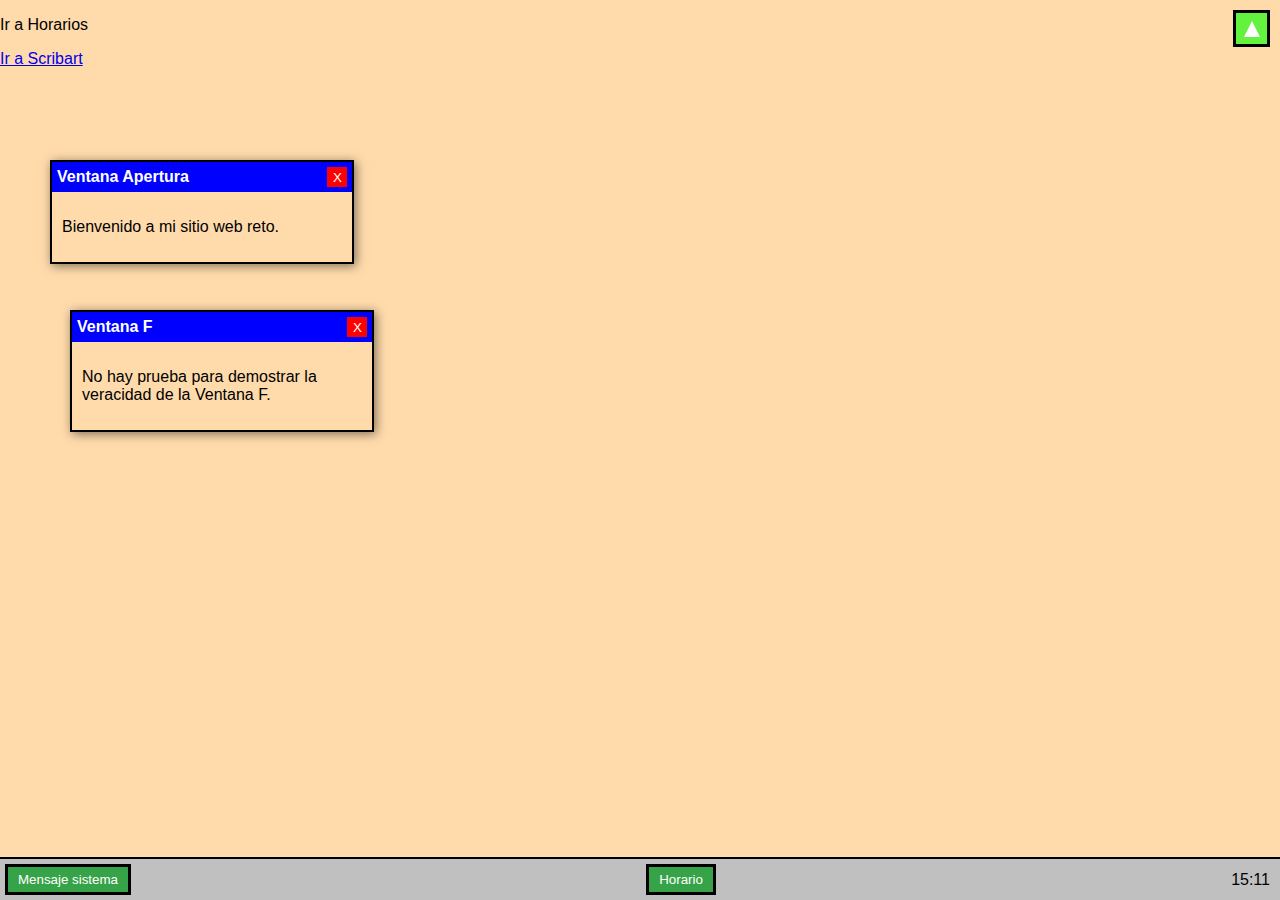
<file: index.html>
<!DOCTYPE html>
<html lang="es">
<head>
    <meta charset="UTF-8">
    <meta name="viewport" content="width=device-width, initial-scale=1.0">
    <title>Mi Sitio Web 90s</title>
    <link rel="stylesheet" href="styles.css">
</head>
<body>
    <button class="top-right-button" onclick="openMainWindow()"></button>
    <!-- Este es el contenedor que se usará para insertar el horario -->
    <div id="horario"></div>

    <div class="window main-window" style="display:none;">
        <div class="title-bar">
            <span class="title">Ventana Principal</span>
            <button class="close-button">X</button> <!-- Botón de cerrar -->
        </div>
        <div class="content">
            <div class="decorative-container left-container">
                <p>Decoración Izquierda</p>
            </div>
            <div class="center-content">
                <h1>Bienvenido a Mi Sitio Web</h1>
                <div class="aplastador">
                    <div class="decorative-container x">
                        <h2>Tabla de Contenidos</h2>
                        <ol>
                            <li><a href="#" class="open-window" data-section="seccion1">Sección 1</a></li>
                            <li><a href="#" class="open-window" data-section="seccion2">Sección 2</a></li>
                            <li><a href="#" class="open-window" data-section="seccion3">Sección 3</a></li>
                        </ol>
                    </div>
                </div>
            </div>
            <div class="decorative-container right-container">
                <p>Decoración Derecha</p>
            </div>
        </div>
    </div>
    
    <div class="window" style="top: 150px; left: 50px;">
        <div class="title-bar">
            <span class="title">Ventana Apertura</span>
            <button class="close-button">X</button>
        </div>
        <div class="content">
            <p>Bienvenido a mi sitio web reto.</p>
        </div>
    </div>

    <div class="window" style="top: 300px; left: 70px;">
        <div class="title-bar">
            <span class="title">Ventana F   </span>
            <button class="close-button">X</button>
        </div>
        <div class="content">
            <p>No hay prueba para demostrar la veracidad de la Ventana F.</p>
        </div>
    </div>

    <p><a onclick="pedirContrasena()">Ir a Horarios</a></p>
    <script>
        function pedirContrasena() {
            let contrasena = prompt("Ingrese la contraseña:");
            let claveCorrecta = "057721"; // Cambiar esto por la contraseña
        
            if (contrasena === claveCorrecta) {
                window.location.href = "/subpagina";
            } else {
                alert("Contraseña incorrecta. Intente de nuevo.");
            }
        }
    </script>
    <p><a href="/mi-comic">Ir a Scribart</a></p>
    <script src="frases.js"></script>
    <script src="script.js"></script>

    <div class="taskbar">
        <button class="taskbar-button" onclick="openWindow()">Mensaje sistema</button>
        <button class="taskbar-button" onclick="openHorario()">Horario</button>
        <div id="hora-actual" class="hora"></div>
    </div>

   
    <script>
        const horarioData = [
    {
        "Actividad": "ANALISIS MATEMATICO II",
        "Día": ["MARTES", "JUEVES"],
        "Hora": [ "14:00 - 16:00", "14:00 - 16:00"],
        "Ubicacion": [ "CAMILO TORRES 305", "CAMILO TORRES 305"]
    },
    {
        "Actividad": "T. GEOMETRIA EUCLIDIANA",
        "Día": ["VIERNES"],
        "Hora": ["08:00 - 10:00"],
        "Ubicacion": ["---"]
    },

    {
        "Actividad": "T. TEORIA DE CONJUNTOS",
        "Día": ["LUNES"],
        "Hora": ["14:00 - 16:00"],
        "Ubicacion": ["---"]
    },

    {
        "Actividad": "T. CALCULO II",
        "Día": ["MIERCOLES"],
        "Hora": ["14:00 - 19:00"],
        "Ubicacion": ["CAÑAVERAL"]
    },
    {
        "Actividad": "ATLETISMO",
        "Día": ["JUEVES"],
        "Hora": ["16:00 - 18:00"],
        "Ubicacion": ["CANCHAS DE LA UIS"]
    },
    {
        "Actividad": "TOPICOS EN ESTADISTICA",
        "Día": ["LUNES", "MIERCOLES"],
        "Hora": ["10:00 - 12:00", "10:00 - 12:00"],
        "Ubicacion": ["CAMILO TORRES 507", "CAMILO TORRES 507"]
    },
    {
        "Actividad": "INGLES III",
        "Día": ["LUNES", "MARTES", "JUEVES"],
        "Hora": ["8:00 - 9:00", "8:00 - 10:00", "8:00 - 10:00"],
        "Ubicacion": ["INGENERIA QUIMCIA 102", "INGENERIA QUIMCIA 102", "INGENERIA QUIMCIA 102"]
    },
    {
        "Actividad": "SEMINARIO TOPOLOGIA",
        "Día": ["LUNES"],
        "Hora": ["16:00 - 18:00"],
        "Ubicacion": ["---"]
    
    },
    {
        "Actividad": "GIMNASIO",
        "Día": ["MIERCOLES"],
        "Hora": ["16:00 - 16:00"],
        "Ubicacion": ["CANCHAS DE LA UIS"]
    },
    
    {
        "Actividad": "TRABAJO CAMPOLLO",
        "Día": ["DOMINGO"],
        "Hora": ["7:00 - 13:00"],
        "Ubicacion": ["REAL DE MINAS"]
    },
    {
        "Actividad": "WORLD OF WARCRAFT",
        "Día": ["DOMINGO"],
        "Hora": ["16:00 - 21:00"],
        "Ubicacion": ["CUEVA GAMER"]
    },
    {
        "Actividad": "TRABAJO CAMPOLLO",
        "Día": ["SABADO"],
        "Hora": ["DEPENDE DEL DIA"],
        "Ubicacion": ["DEPENDE DEL DIA"]
    },
];

        function openHorario() {

            const windowsContainer = document.body;
            const newWindow = document.createElement('div');
            newWindow.classList.add('window');
            newWindow.style.top = `${Math.random() * (window.innerHeight - 300)}px`;
            newWindow.style.left = `${Math.random() * (window.innerWidth - 300)}px`;
            
            // Estilos CSS para los botones
            const styles = `
                <style>
                    .dia-button {
                        background-color: #007bff;
                        color: white;
                        border: none;
                        padding: 8px 12px;
                        margin: 5px;
                        border-radius: 5px;
                        cursor: pointer;
                    }
                    .dia-button:hover {
                        background-color: #0056b3;
                    }
                    .dias-container {
                        display: flex;
                        justify-content: center;
                        gap: 8px;
                        margin-top: 10px;
                    }
                    .title-bar {
                        font-weight: bold;
                        margin-bottom: 10px;
                        text-align: center;
                    }
                </style>
            `;


            // Definir el contenido inicial con los botones de los días
            const content = `
                <p>Seleccione un día:</p>
                <div id="botones-dias">
                    ${["LUNES", "MARTES", "MIERCOLES", "JUEVES", "VIERNES", "SÁBADO", "DOMINGO"].map(dia => 
                        `<button class="dia-button" onclick="mostrarHorario('${dia}')">${dia}</button>`
                    ).join('')}
                </div>
            `;

            newWindow.innerHTML = `
                <div class="title-bar">
                    <span class="title">Horario</span>
                    <button class="close-button">X</button>
                </div>
                <div class="content" id="contenido-ventana">
                    ${content}
                </div>
            `;

            windowsContainer.appendChild(newWindow);

            // Añadir funcionalidad de cierre a la nueva ventana
            newWindow.querySelector('.close-button').addEventListener('click', () => {
                newWindow.remove();
            });

            // Hacer que la nueva ventana sea arrastrable
            makeWindowDraggable(newWindow);

        }

        function mostrarHorario(dia) {
            // Buscar actividades del día seleccionado
            const actividades = horarioData
                .filter(item => item.Día.includes(dia))
                .map(item => {
                    const index = item.Día.indexOf(dia);
                    return `<li><strong>${item.Actividad}</strong><br>Hora: ${item.Hora[index]}<br>Ubicación: ${item.Ubicacion[index]}</li>`;
                })
                .reverse() // Orden descendente
                .join("");

            // Crear una nueva ventana
            const windowsContainer = document.body;
            const newWindow = document.createElement('div');
            newWindow.classList.add('window');
            newWindow.style.top = `${Math.random() * (window.innerHeight - 300)}px`;
            newWindow.style.left = `${Math.random() * (window.innerWidth - 300)}px`;

            // Estilos CSS adicionales para la lista
            const styles = `
                <style>
                    .schedule-list {
                        list-style-type: decimal;
                        padding: 10px;
                        margin: 10px 0;
                    }
                    .schedule-list li {
                        margin-bottom: 10px;
                    }
                </style>
            `;

            // Contenido de la ventana con las actividades en lista ordenada
            const content = actividades 
                ? `<ol class="schedule-list">${actividades}</ol>` 
                : "<p>No hay actividades programadas.</p>";

            newWindow.innerHTML = `
                ${styles}
                <div class="title-bar">
                    <span class="title">Horario de ${dia}</span>
                    <button class="close-button">X</button>
                </div>
                <div class="content">
                    ${content}
                </div>
            `;

            windowsContainer.appendChild(newWindow);

            // Añadir funcionalidad de cierre
            newWindow.querySelector('.close-button').addEventListener('click', () => {
                newWindow.remove();
            });

            // Hacer la ventana arrastrable
            makeWindowDraggable(newWindow);
        }

    </script>


</body>
</html>
</file>
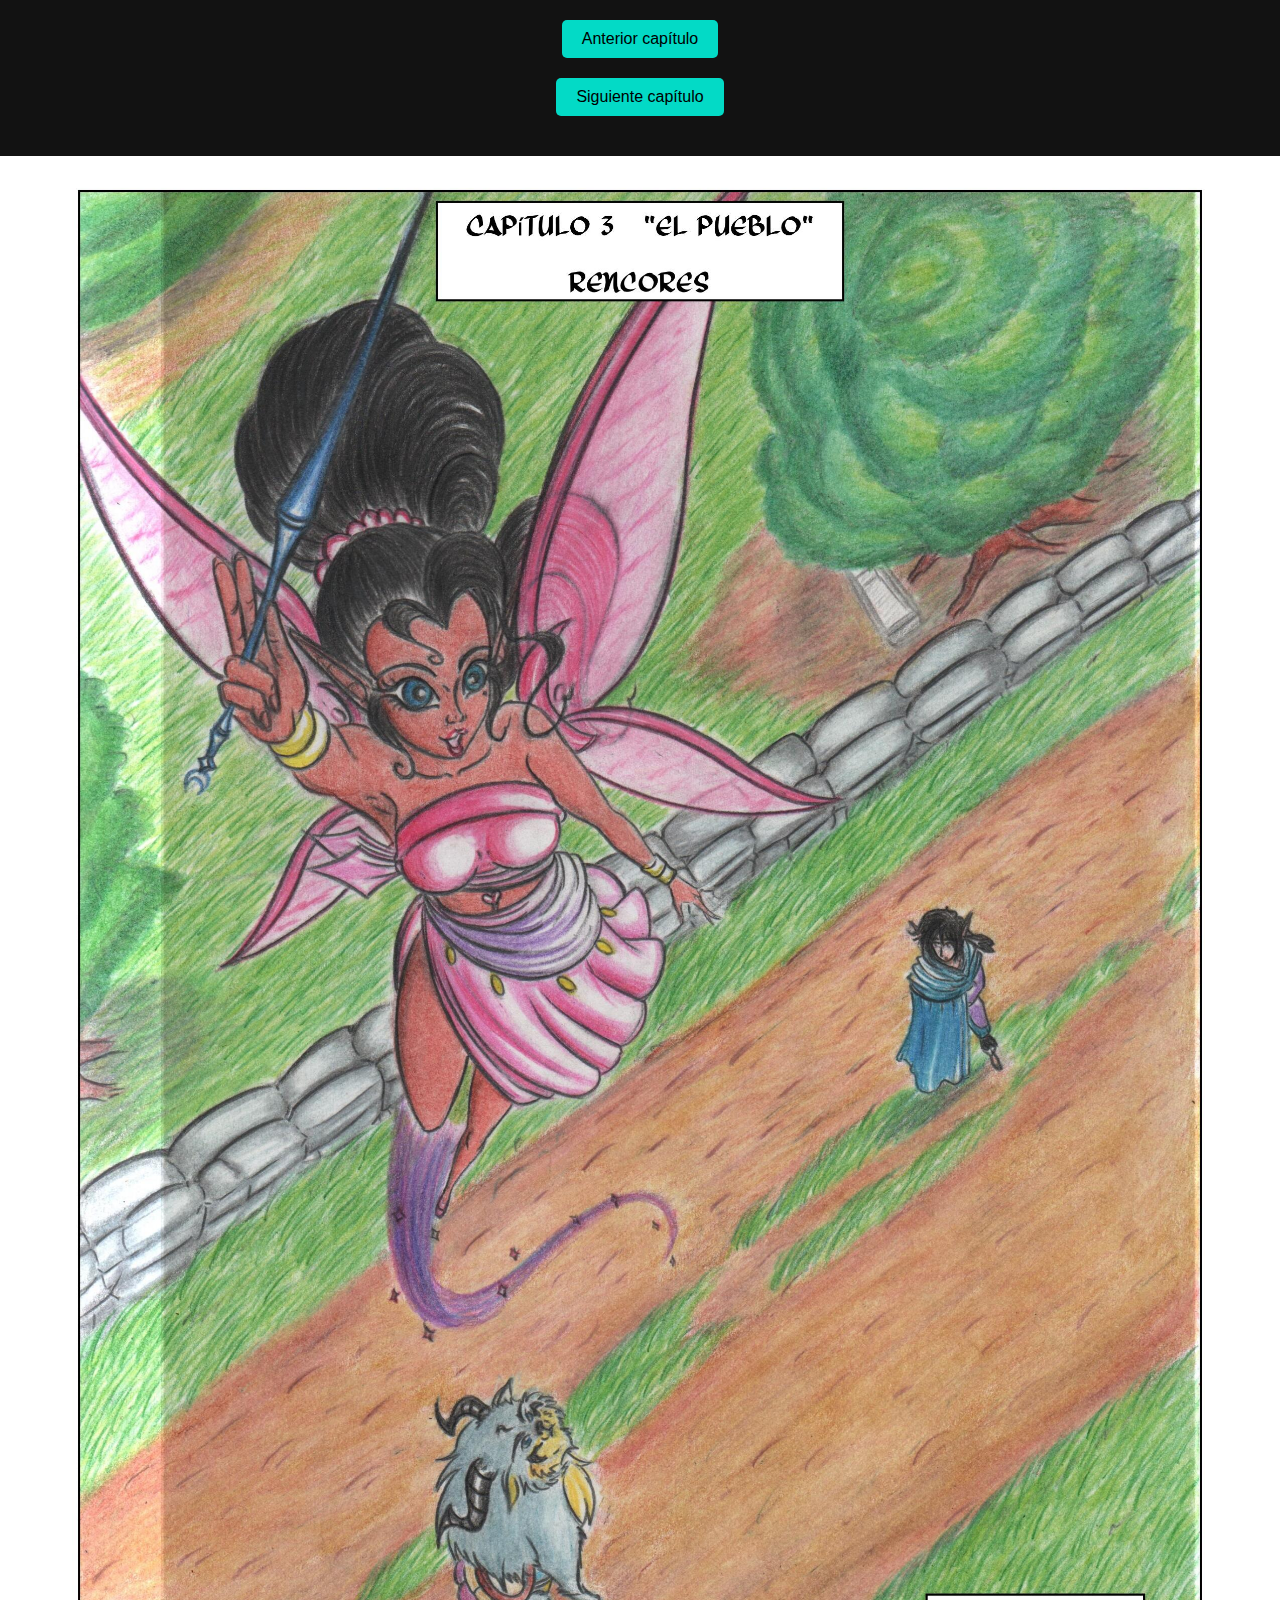
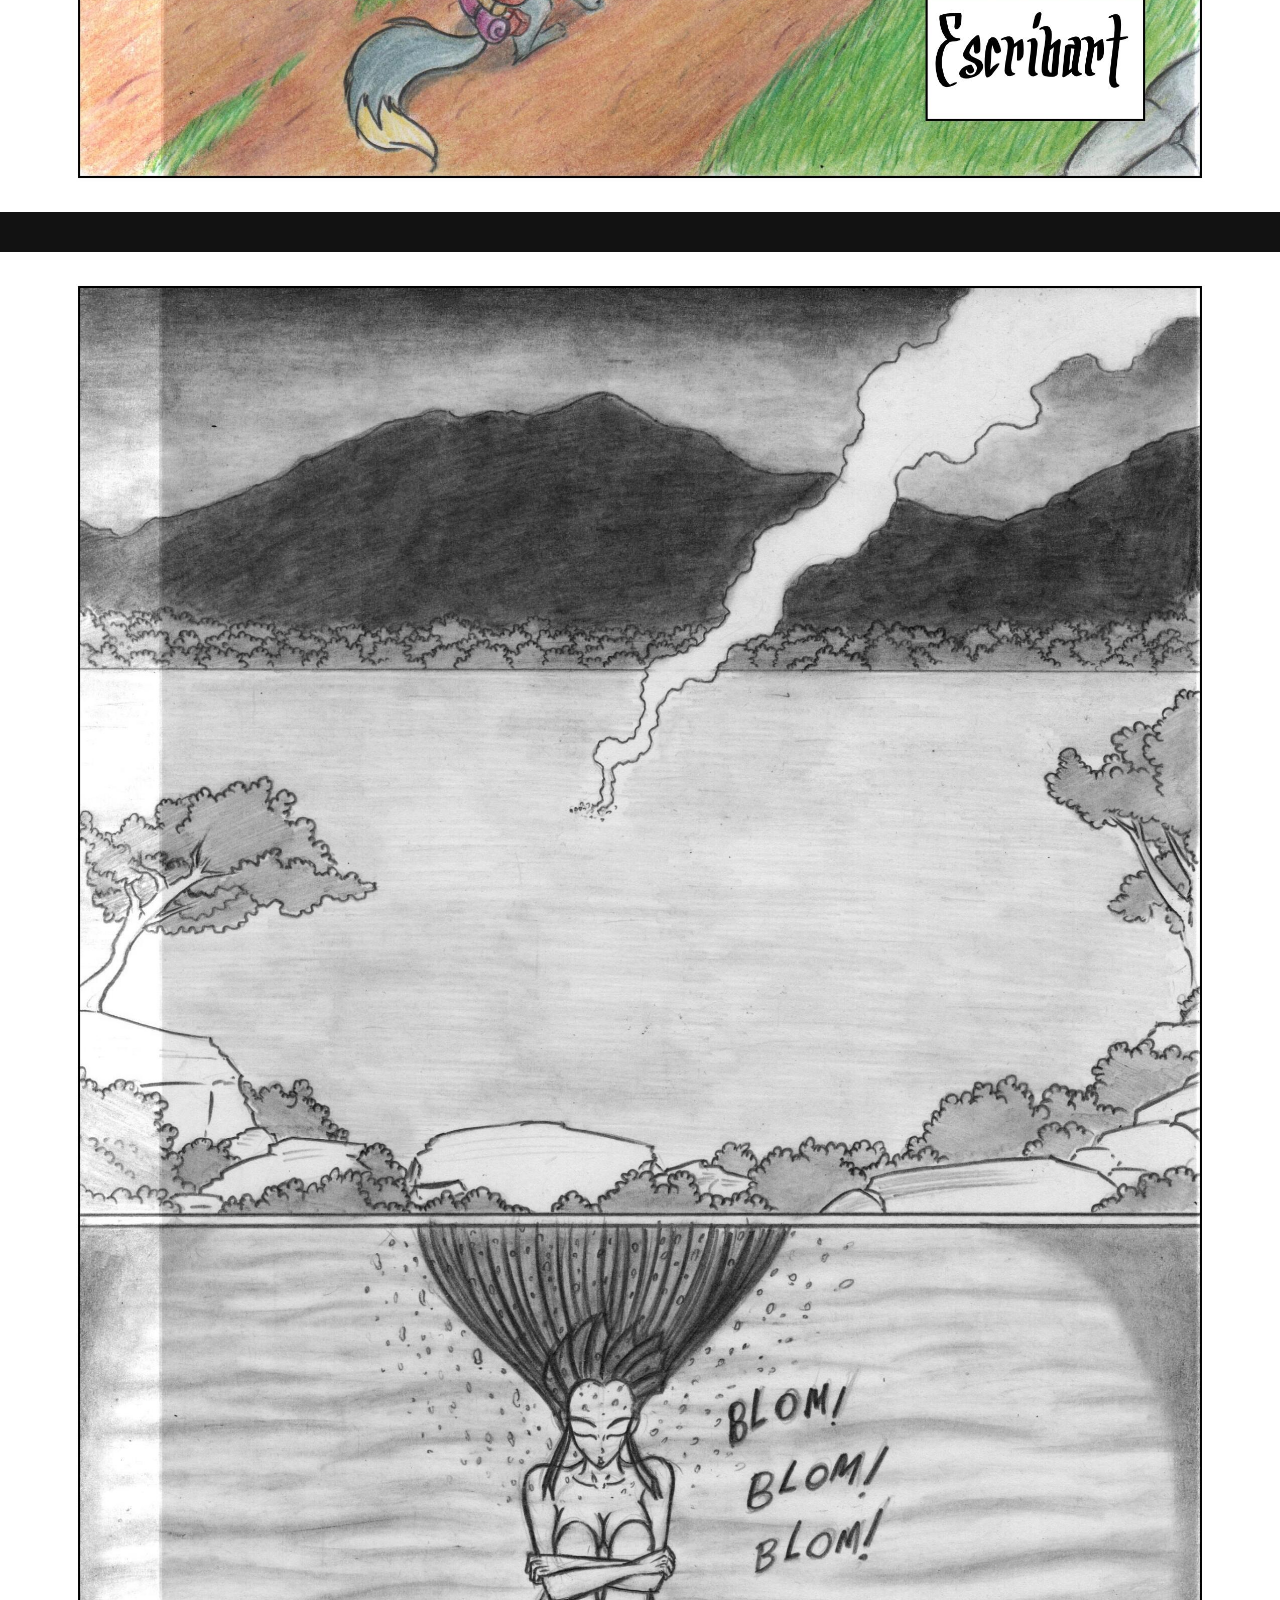
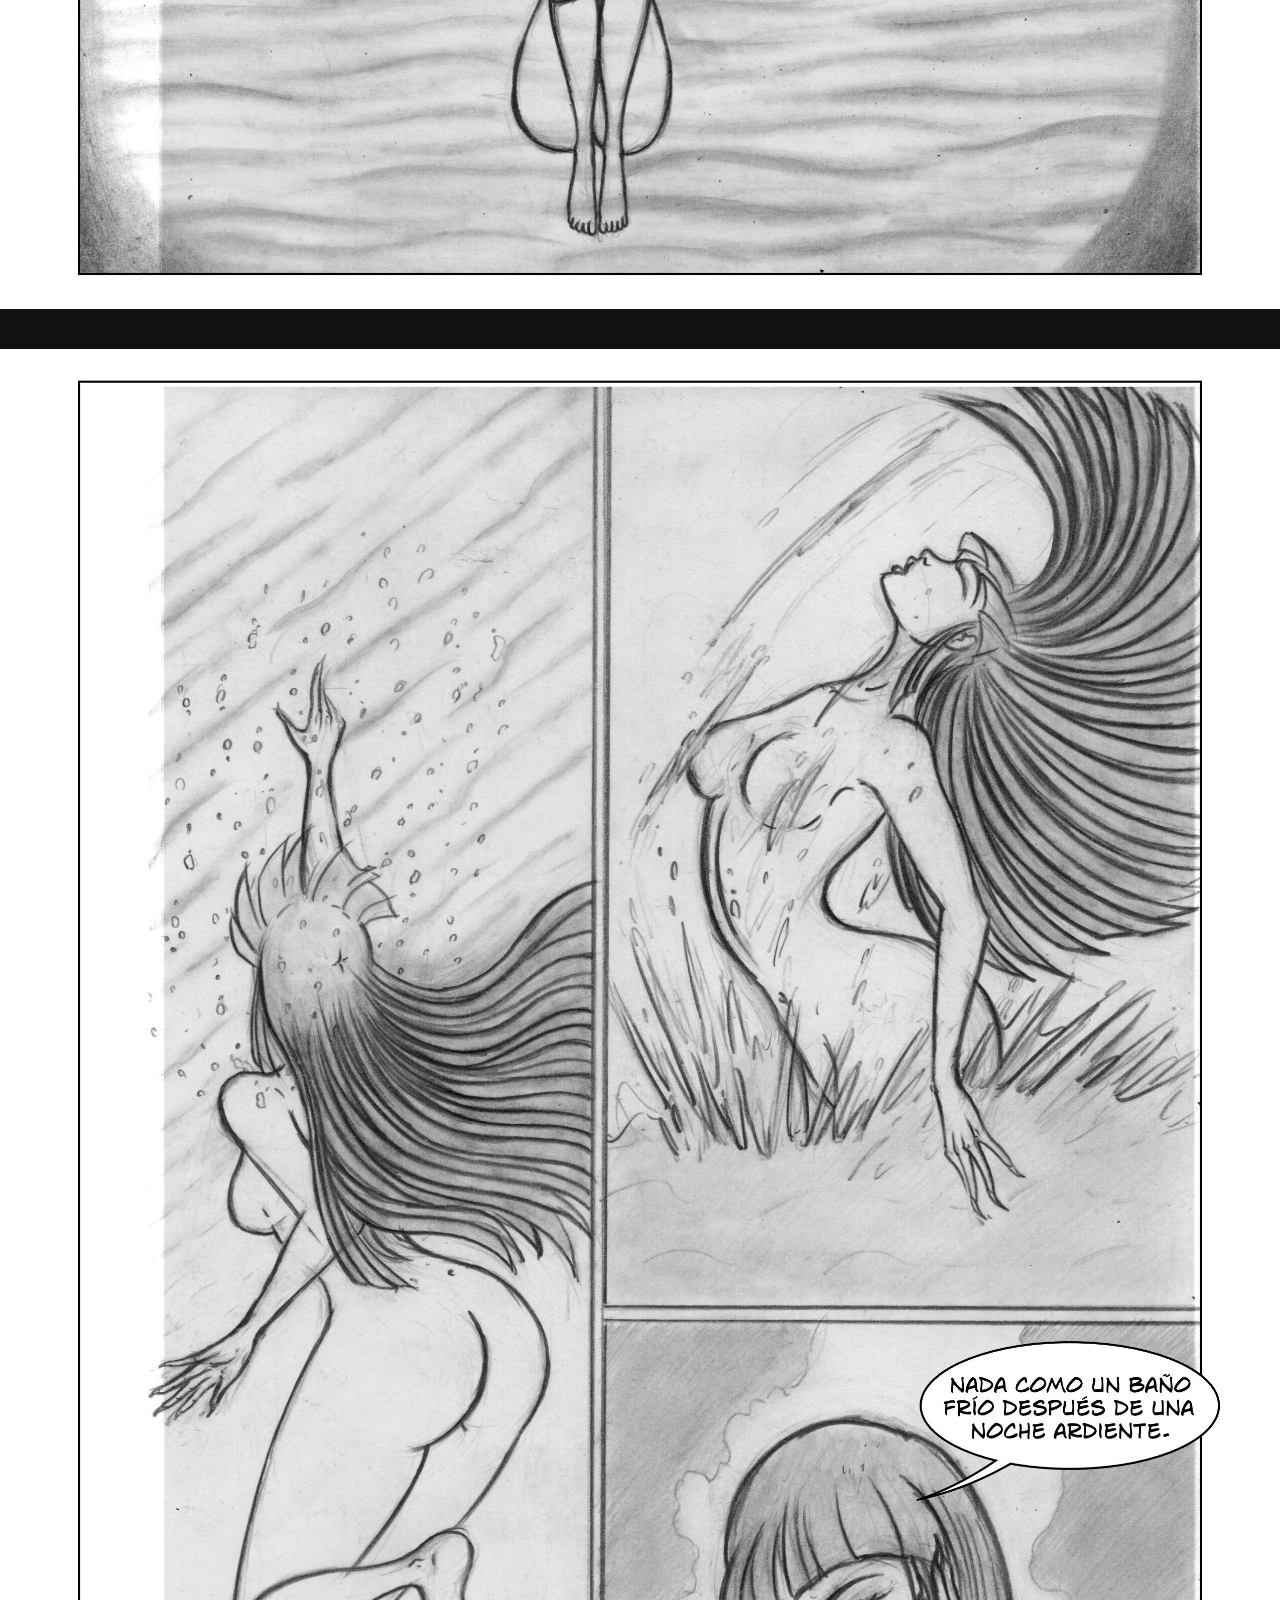
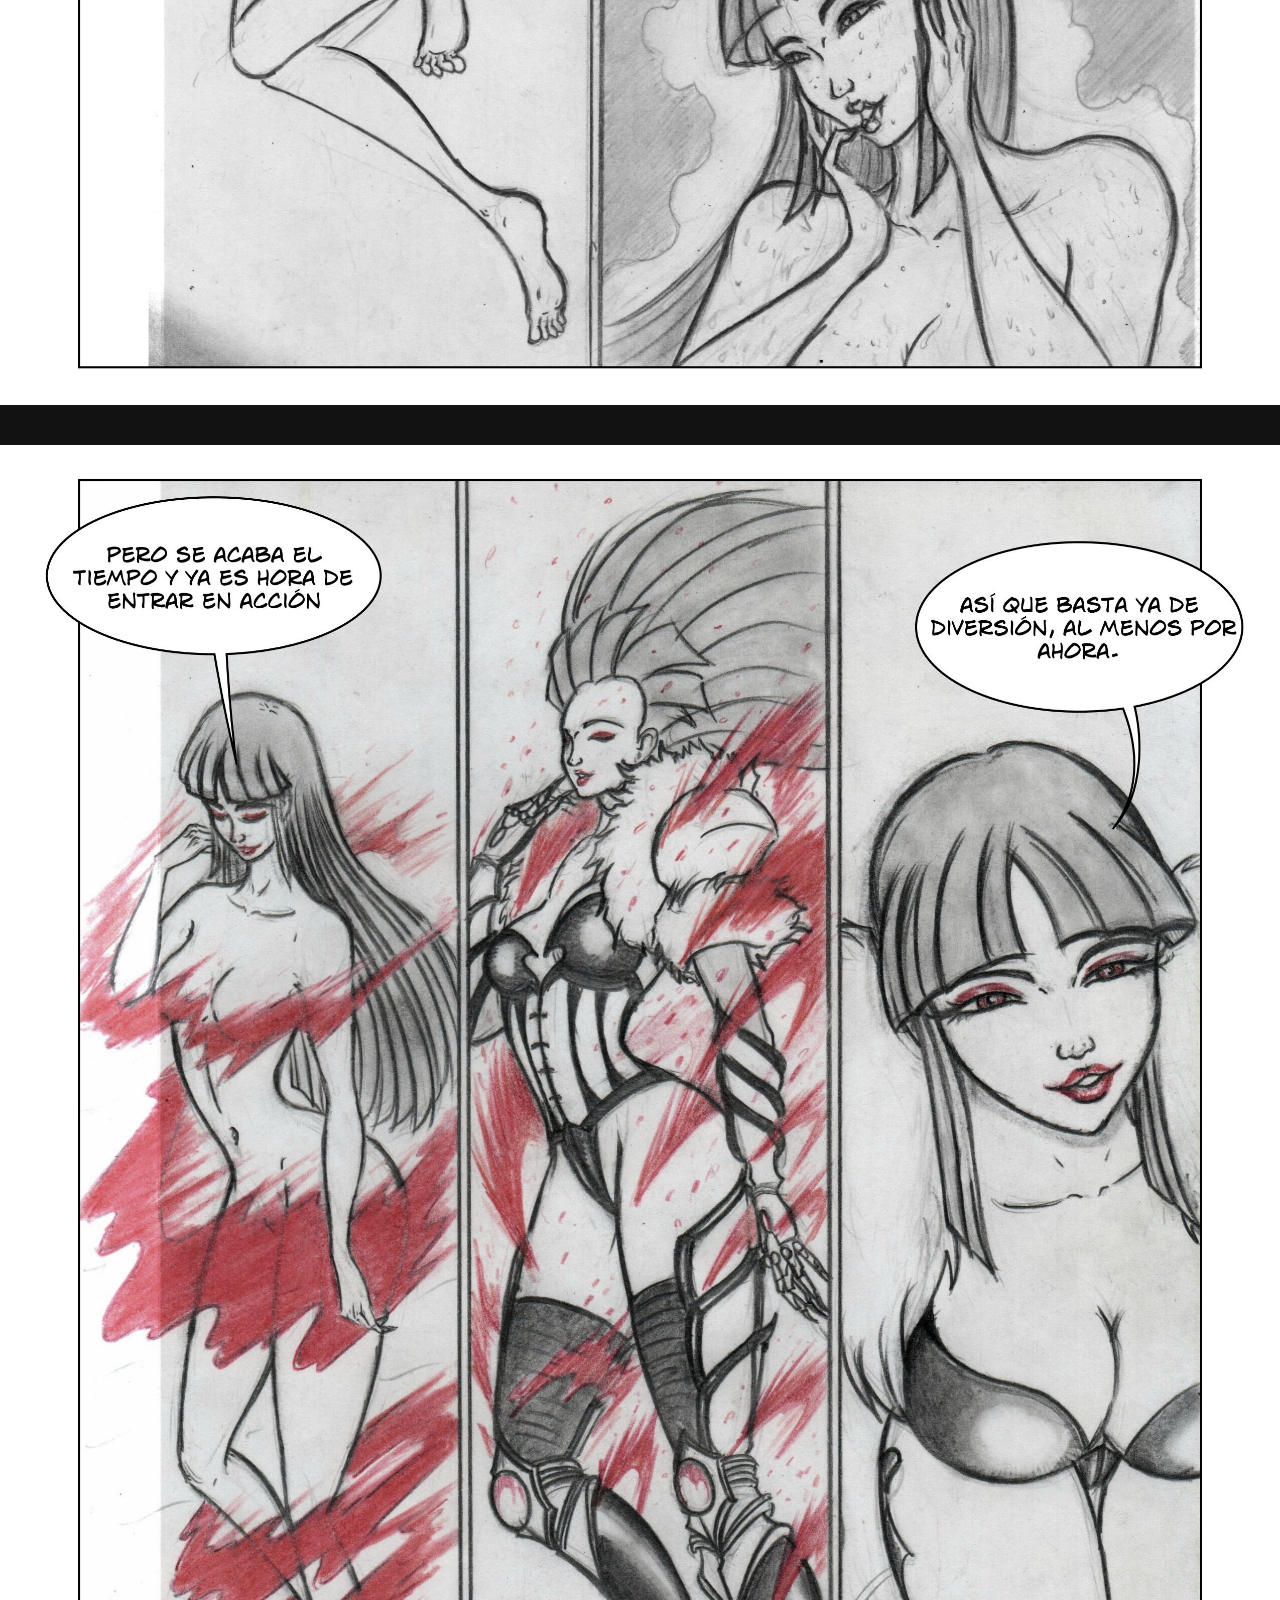
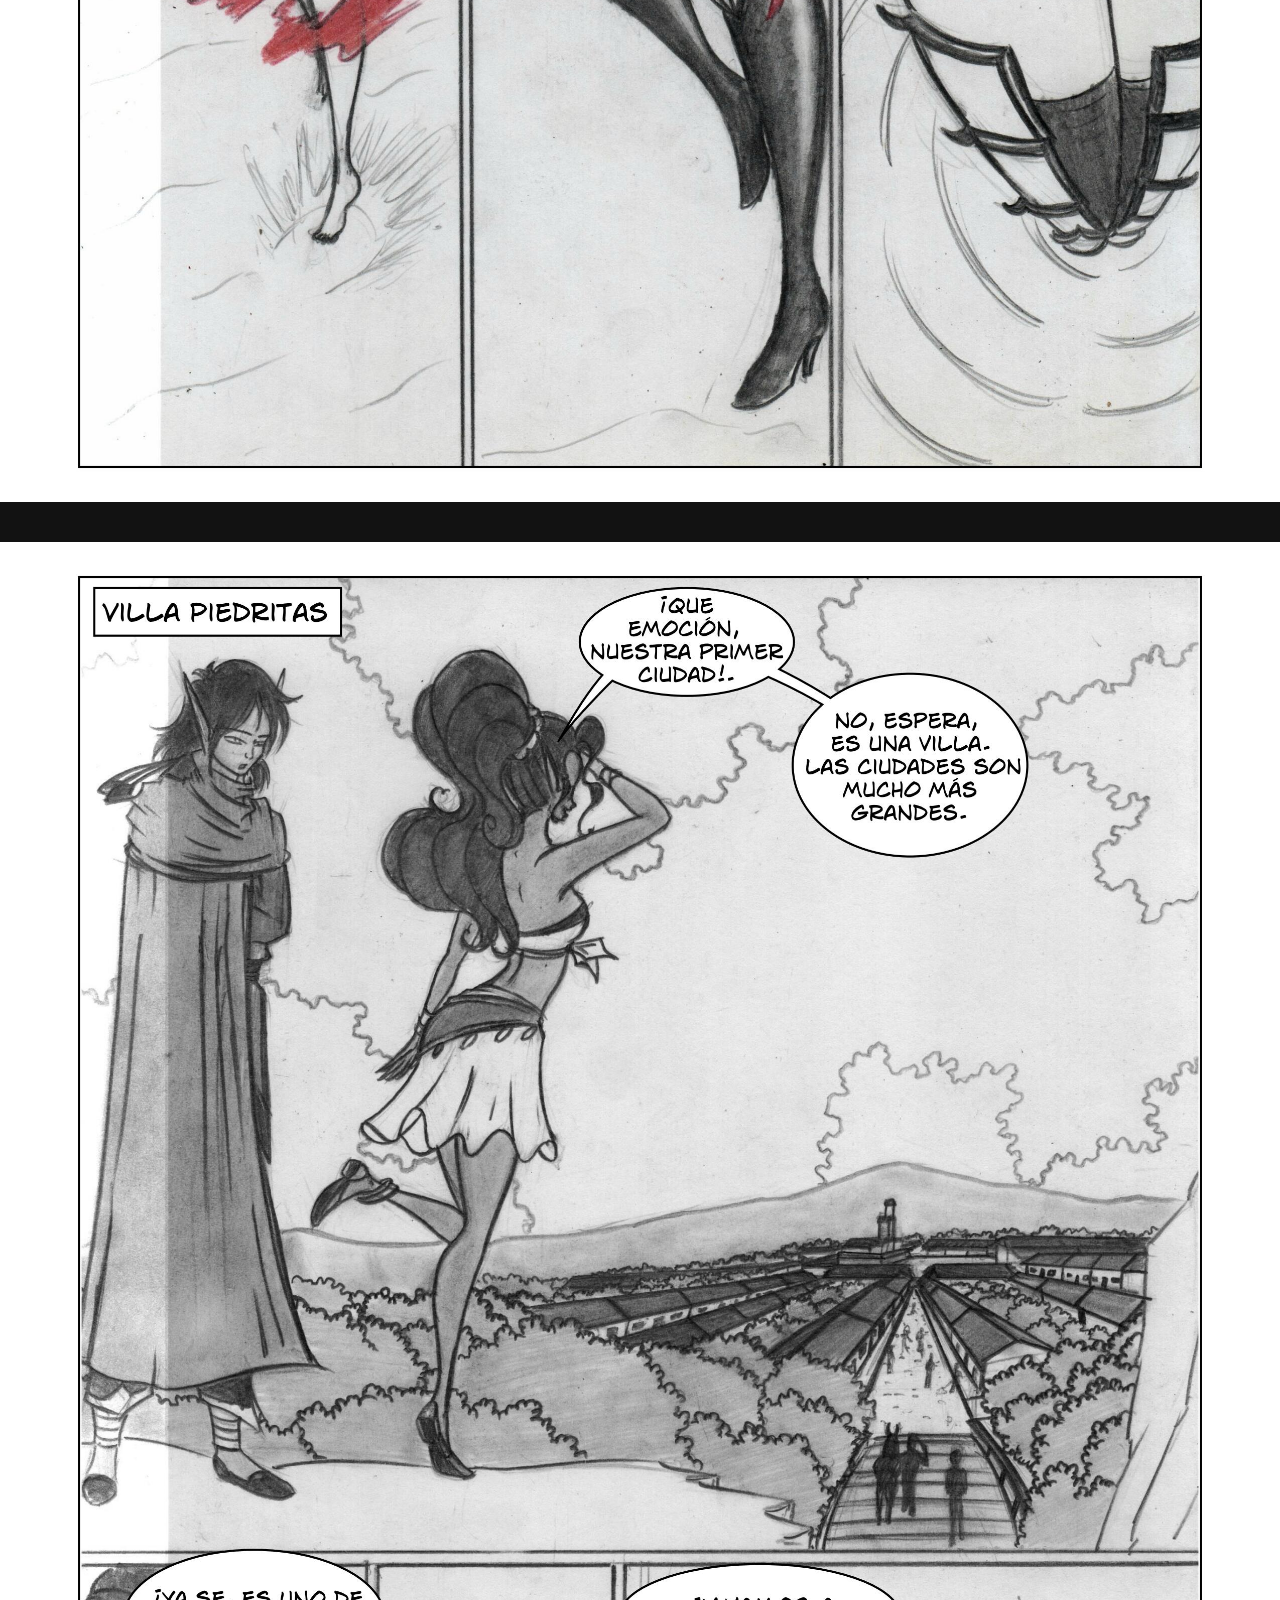
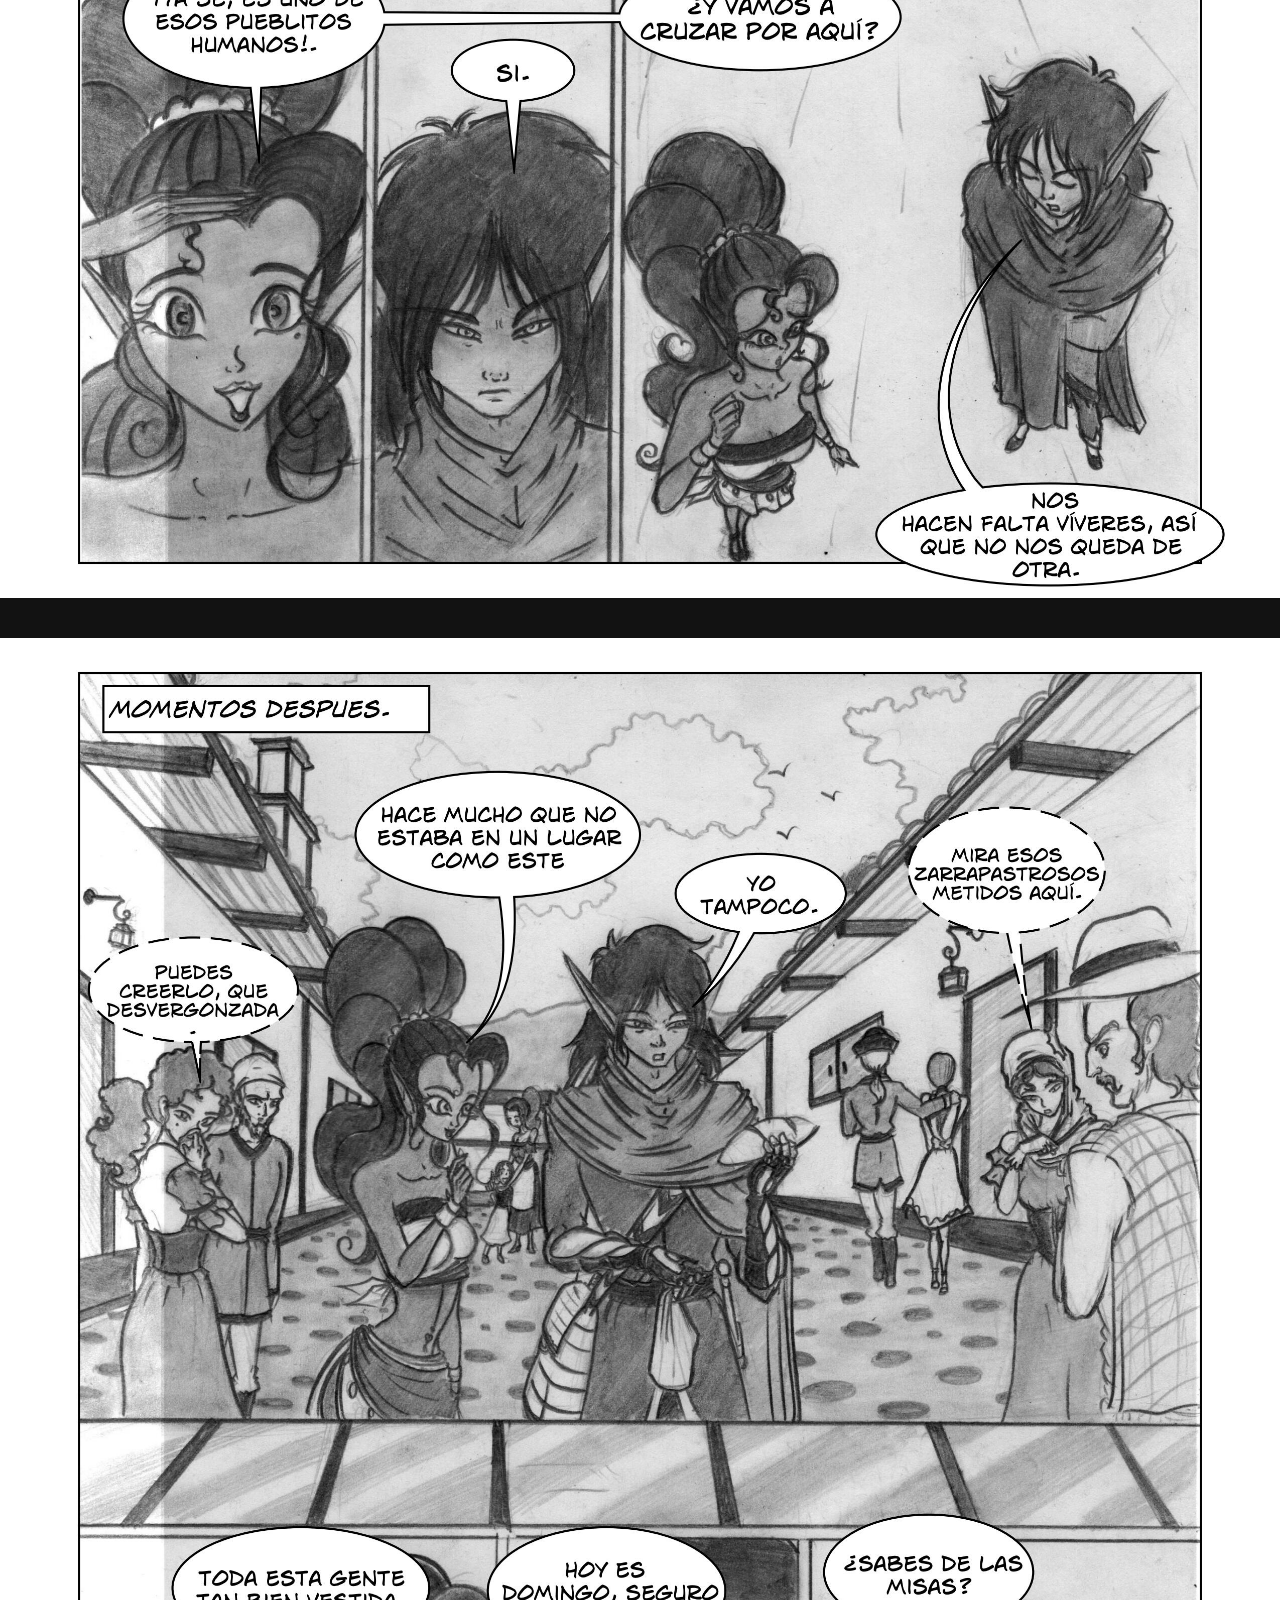
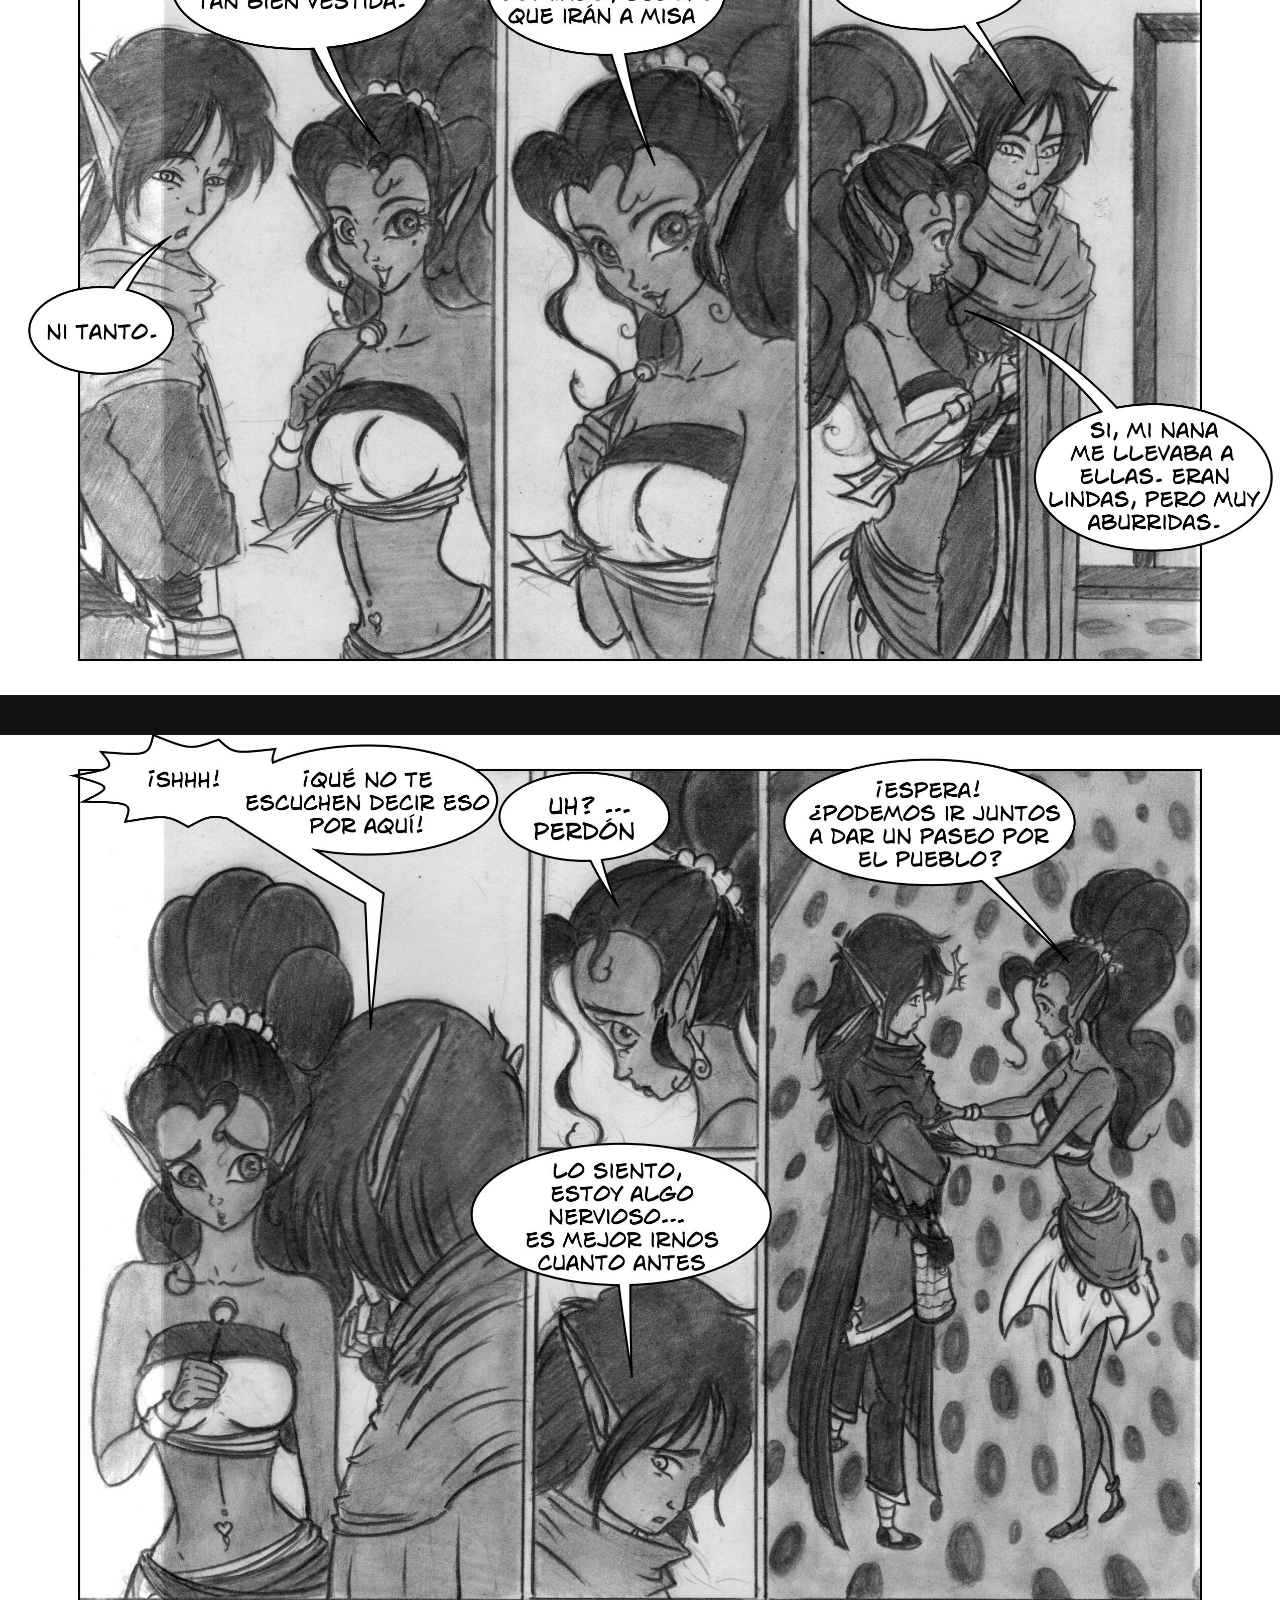
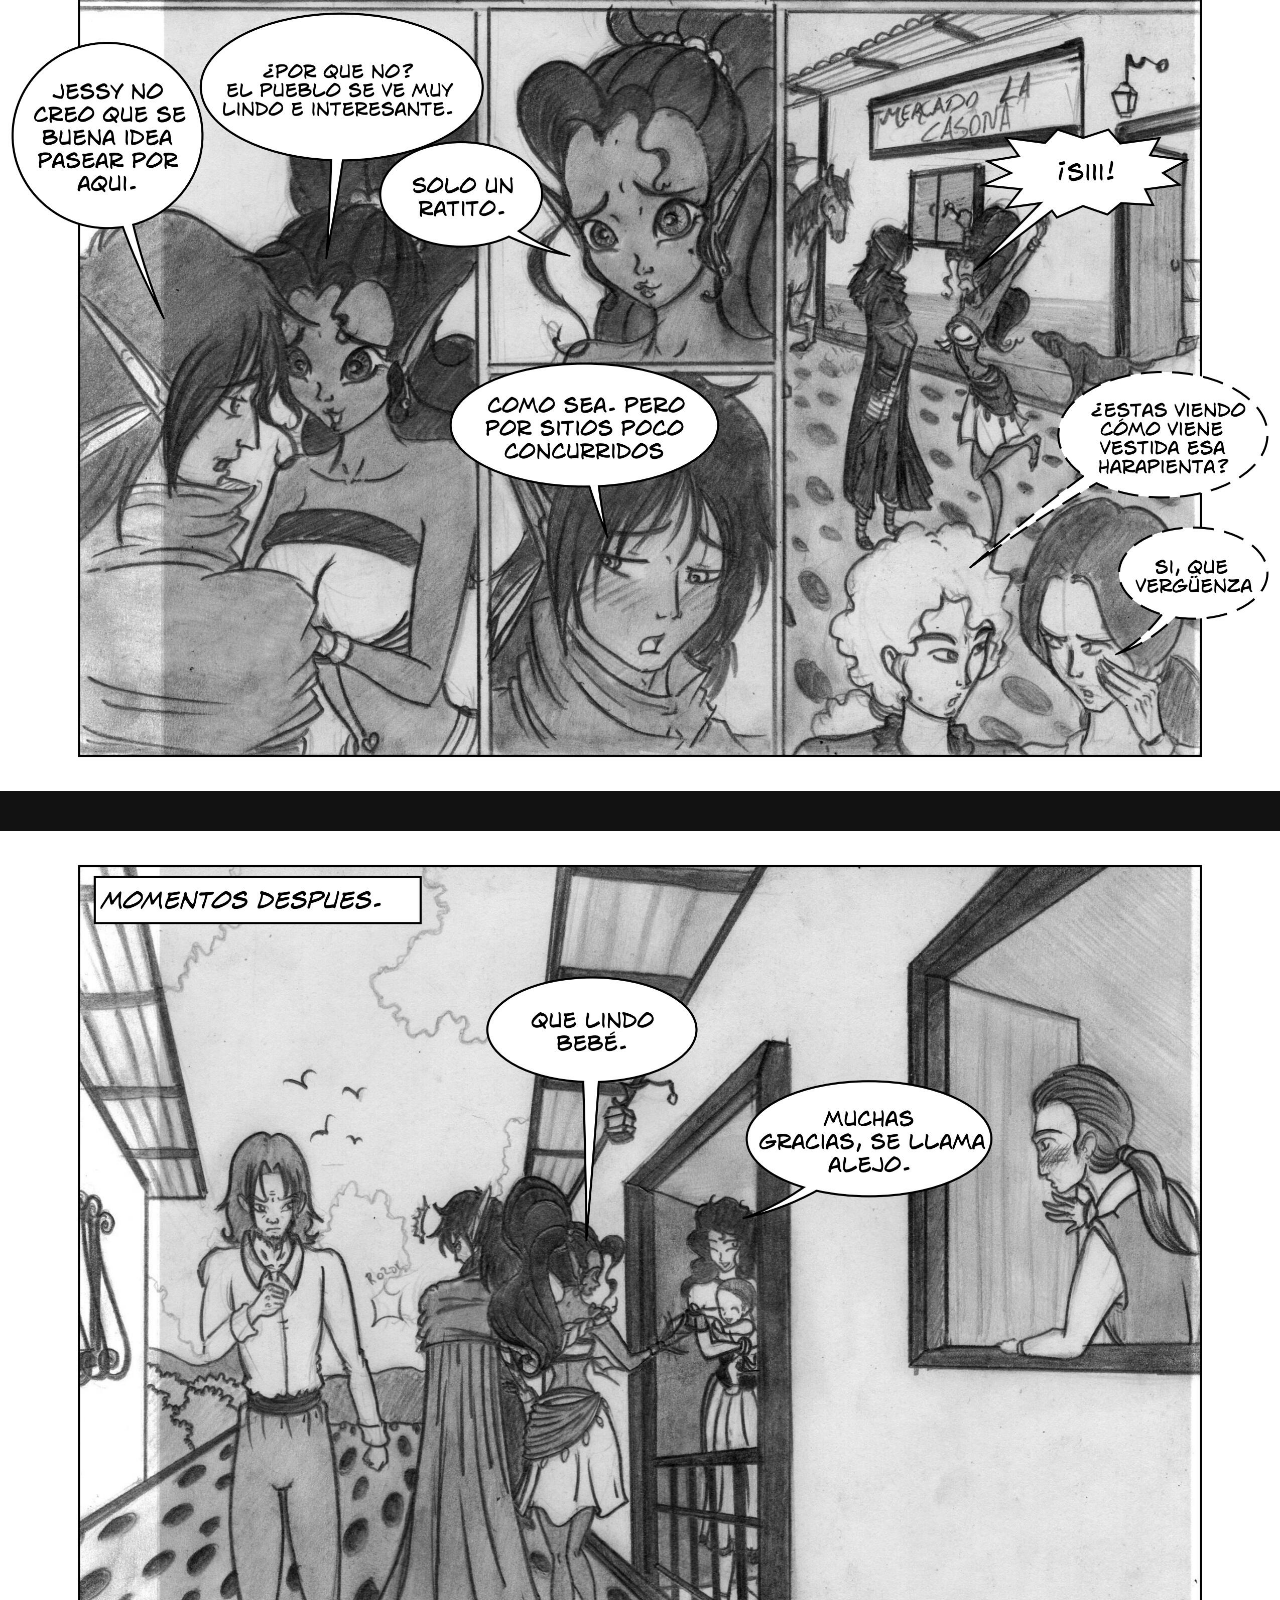
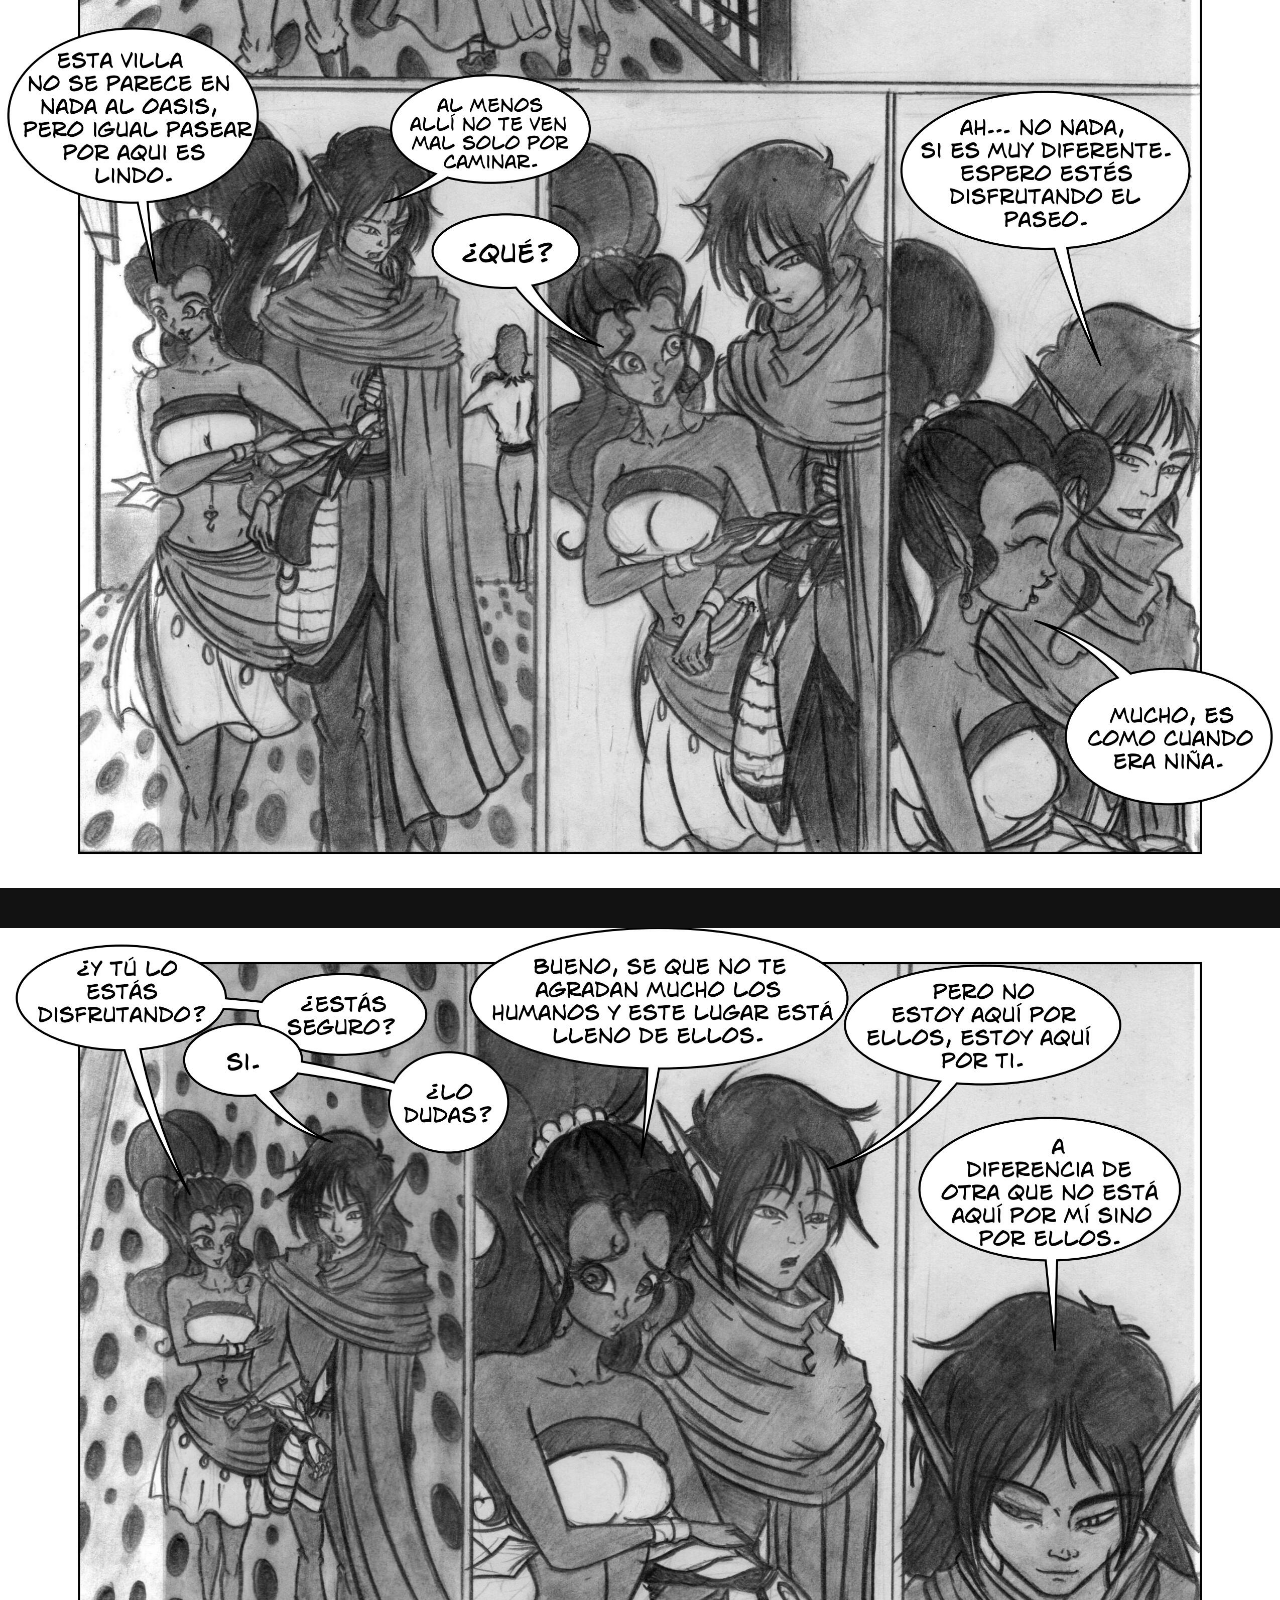
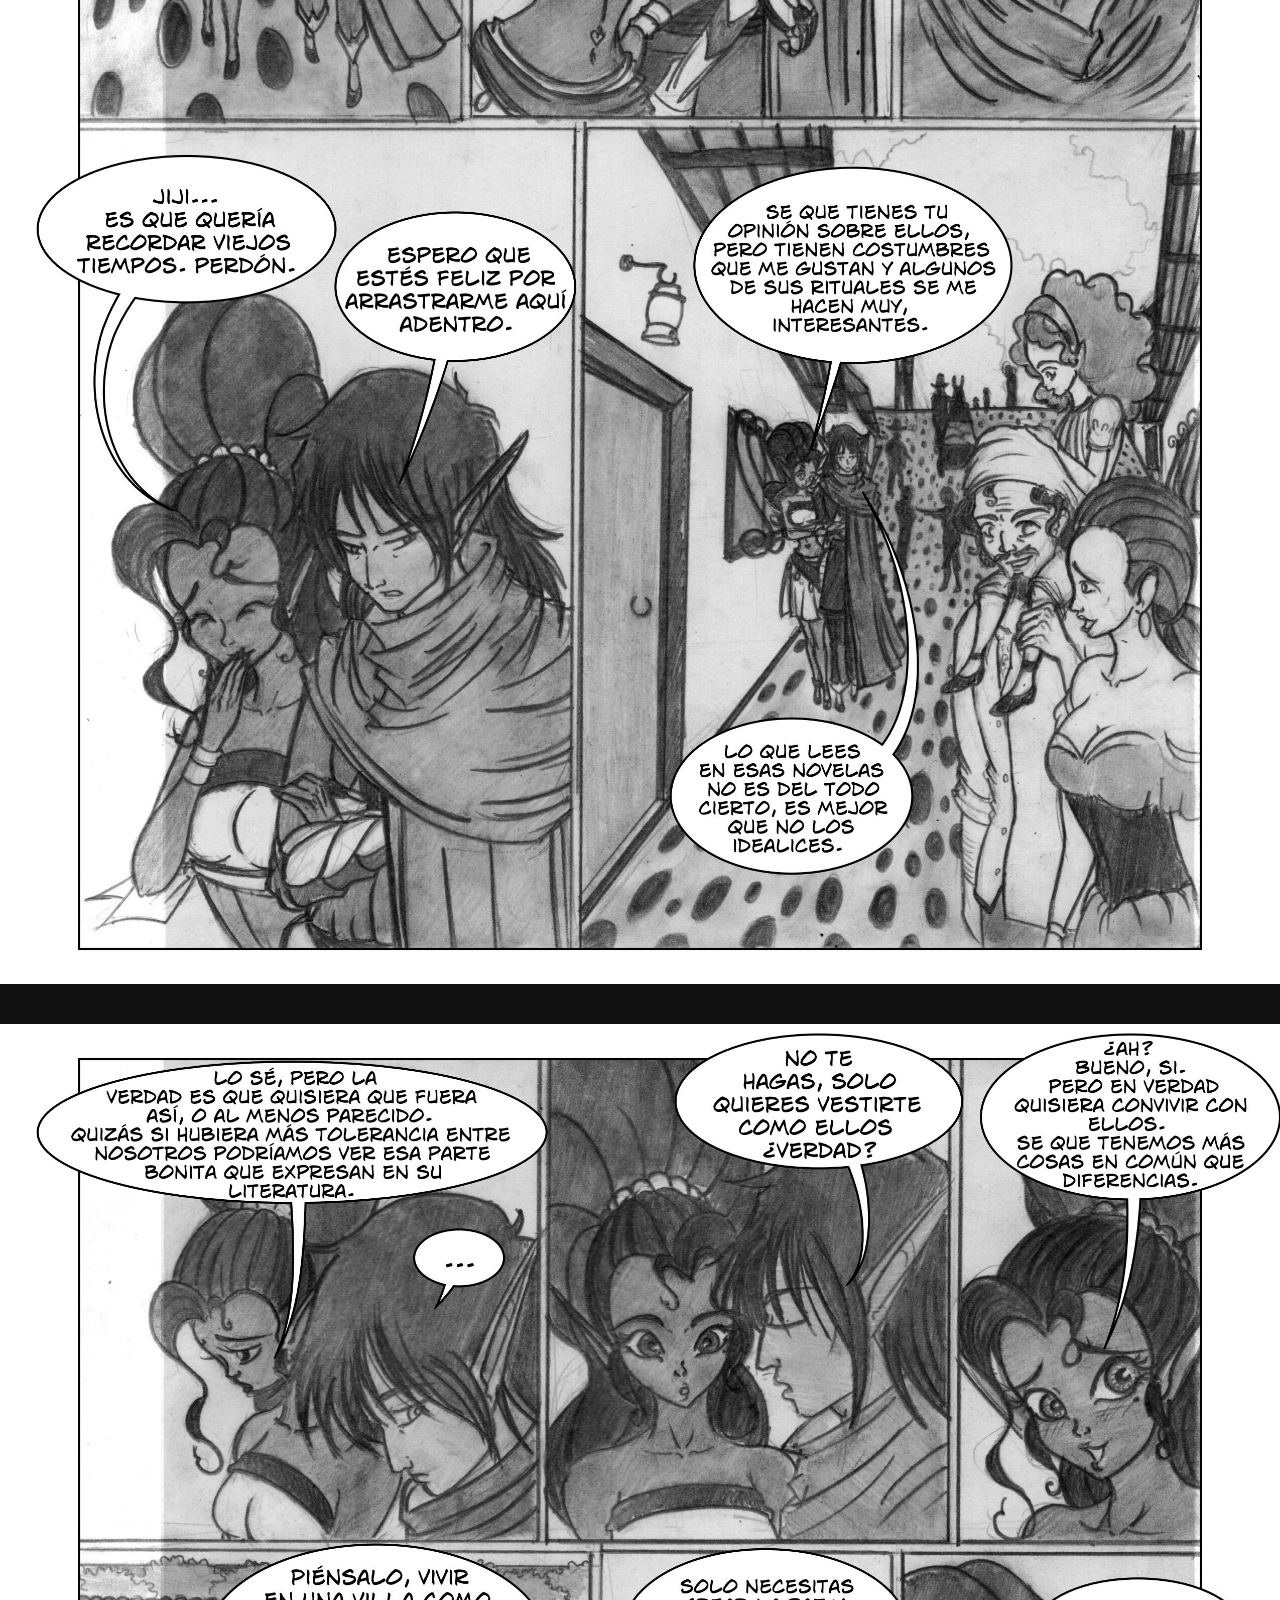
<file: chapter3/index.html>
<!DOCTYPE html>
<html lang="es">
<head>
    <meta charset="UTF-8">
    <meta name="viewport" content="width=device-width, initial-scale=1.0">
    <title>Cómic - Capítulo 1</title>
    <style>
        /* Estilo general */
        body {
            background-color: #121212; /* Fondo oscuro */
            color: #e0e0e0; /* Texto claro */
            font-family: 'Arial', sans-serif;
            margin: 0;
            padding: 0;
            line-height: 1.6;
        }

        /* Contenedor principal */
        .container {
            max-width: 1000px;
            margin: 0 auto;
            padding: 20px;
        }

        /* Encabezados */
        h1, h2, h3 {
            color: #ffffff; /* Color de los encabezados */
        }

        /* Estilos para enlaces */
        a {
            color: #bb86fc;
            text-decoration: none;
        }

        a:hover {
            color: #03dac6; /* Efecto hover */
        }

        /* Estilos para imágenes */
        img {
            max-width: 100%;
            height: auto;
            display: block;
            margin: 0 auto;
            padding: 20px 0;
        }

        /* Botones */
        button {
            background-color: #03dac6;
            color: #000000;
            border: none;
            padding: 10px 20px;
            cursor: pointer;
            font-size: 16px;
            border-radius: 5px;
            display: block;
            margin: 20px auto;
        }

        button:hover {
            background-color: #018786;
        }

        /* Estilos de navegación */
        nav {
            background-color: #1f1f1f;
            padding: 10px;
            text-align: center;
        }

        nav a {
            color: #e0e0e0;
            margin: 0 15px;
        }

        nav a:hover {
            color: #03dac6;
        }

        /* Estilo de pie de página */
        footer {
            background-color: #1f1f1f;
            color: #e0e0e0;
            text-align: center;
            padding: 20px;
            margin-top: 30px;
        }
    </style>
    <script>
        function mostrarMensaje() {
            alert("TOMATE UN ESPRESSO, ESTAMOS TRABAJANDO EN LO DEMAS ;)");
             // Redirige al siguiente capítulo
        }
    </script>
</head>
<body>
    <button  onclick="window.location.href='../chapter2/index.html'" >Anterior capítulo</button>
    <button onclick="window.location.href='../chapter4/index.html'">Siguiente capítulo</button>

    <div class="comic-container">
<!-- Capítulo 1 imágenes -->
<img src="./Page_01.jpg" alt="Cómic Imagen 1">
<img src="./Page_02.jpg" alt="Cómic Imagen 2">
<img src="./Page_03.jpg" alt="Cómic Imagen 3">
<img src="./Page_04.jpg" alt="Cómic Imagen 4">
<img src="./Page_05.jpg" alt="Cómic Imagen 5">
<img src="./Page_06.jpg" alt="Cómic Imagen 6">
<img src="./Page_07.jpg" alt="Cómic Imagen 7">
<img src="./Page_08.jpg" alt="Cómic Imagen 8">
<img src="./Page_09.jpg" alt="Cómic Imagen 9">
<img src="./Page_10.jpg" alt="Cómic Imagen 10">
<img src="./Page_11.jpg" alt="Cómic Imagen 11">
<img src="./Page_12.jpg" alt="Cómic Imagen 12">
<img src="./Page_13.jpg" alt="Cómic Imagen 13">
<img src="./Page_14.jpg" alt="Cómic Imagen 14">
<img src="./Page_15.jpg" alt="Cómic Imagen 15">
<img src="./Page_16.jpg" alt="Cómic Imagen 16">
<img src="./Page_17.jpg" alt="Cómic Imagen 17">
<img src="./Page_18.jpg" alt="Cómic Imagen 18">
<img src="./Page_19.jpg" alt="Cómic Imagen 19">
<img src="./Page_20.jpg" alt="Cómic Imagen 20">
<img src="./Page_21.jpg" alt="Cómic Imagen 21">



    </div>

    <!-- Botón de siguiente capítulo ARREGLAR --> 
    <!-- onclick="window.location.href='../capitulo2/index.html'" --> 
    <button  onclick="window.location.href='../chapter2/index.html'" >Anterior capítulo</button>
    <button onclick="window.location.href='../chapter4/index.html'">Siguiente capítulo</button>

</body>
</html>
</file>
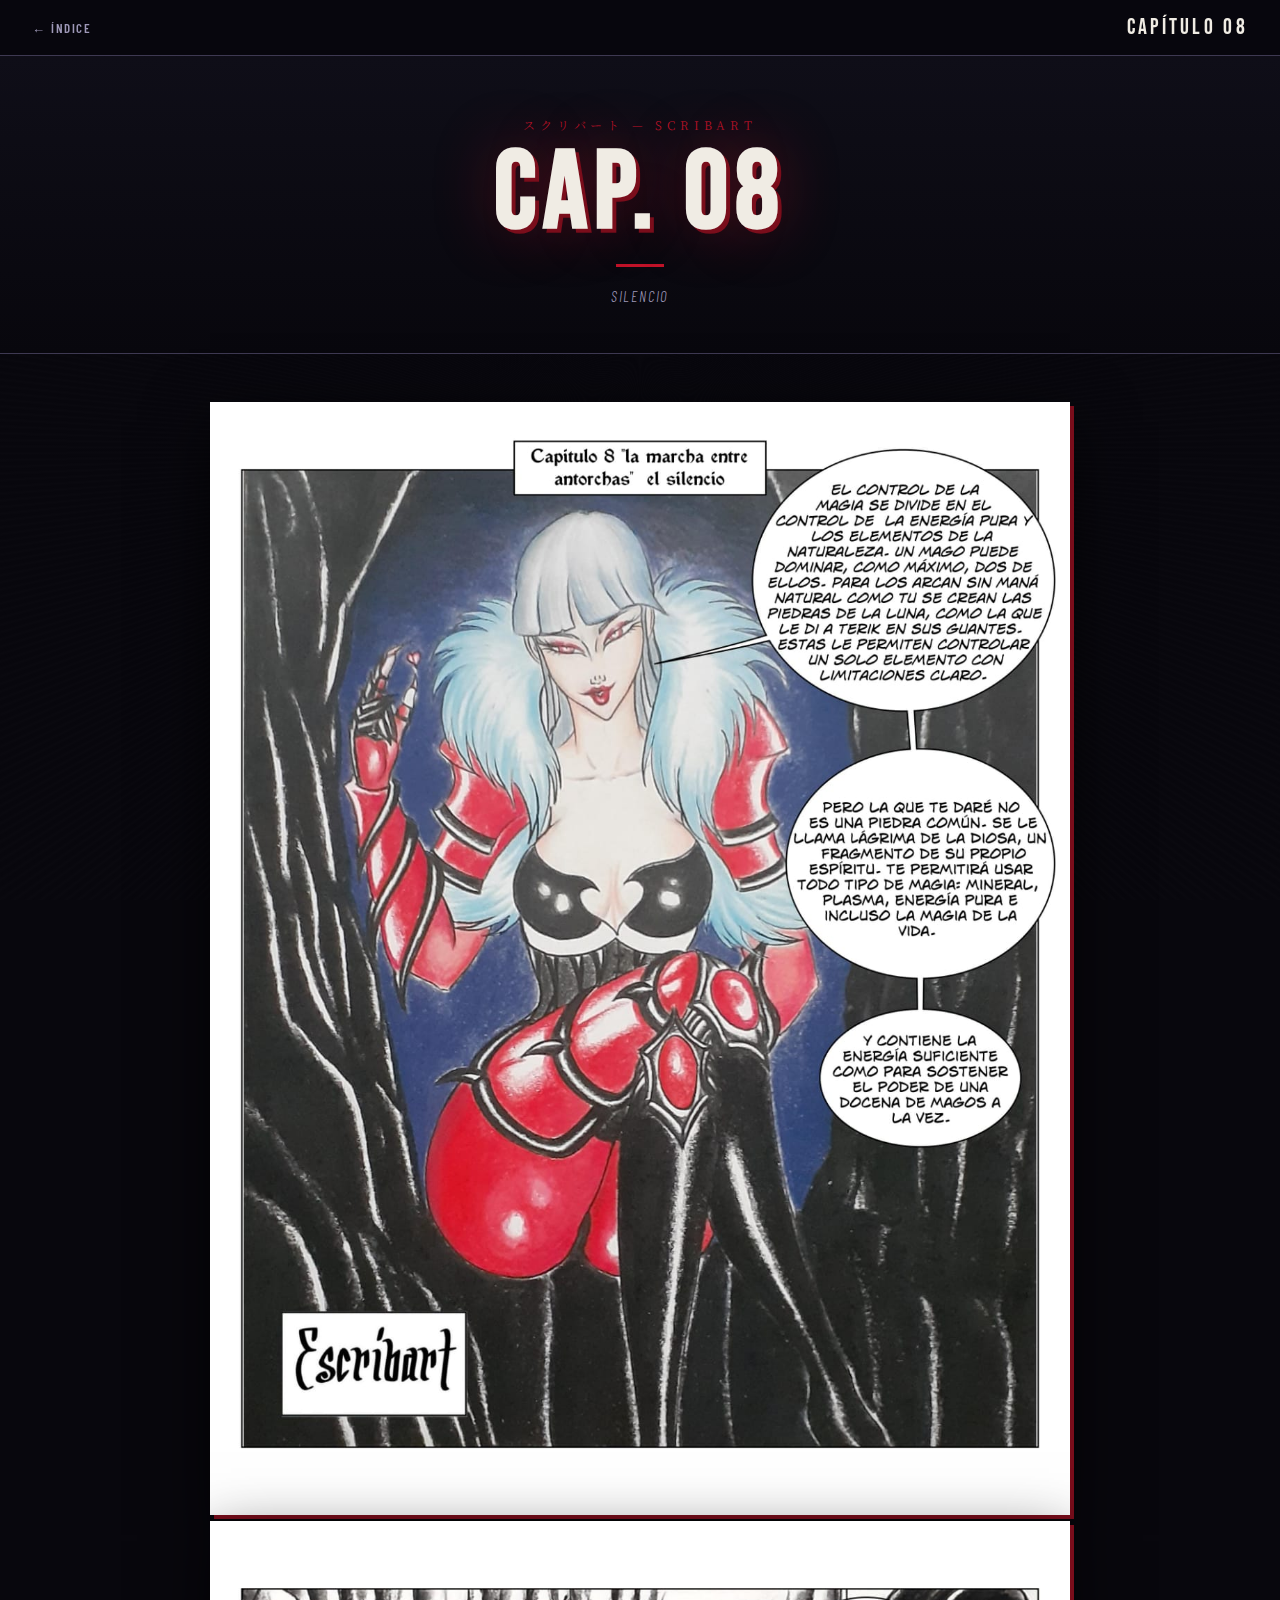
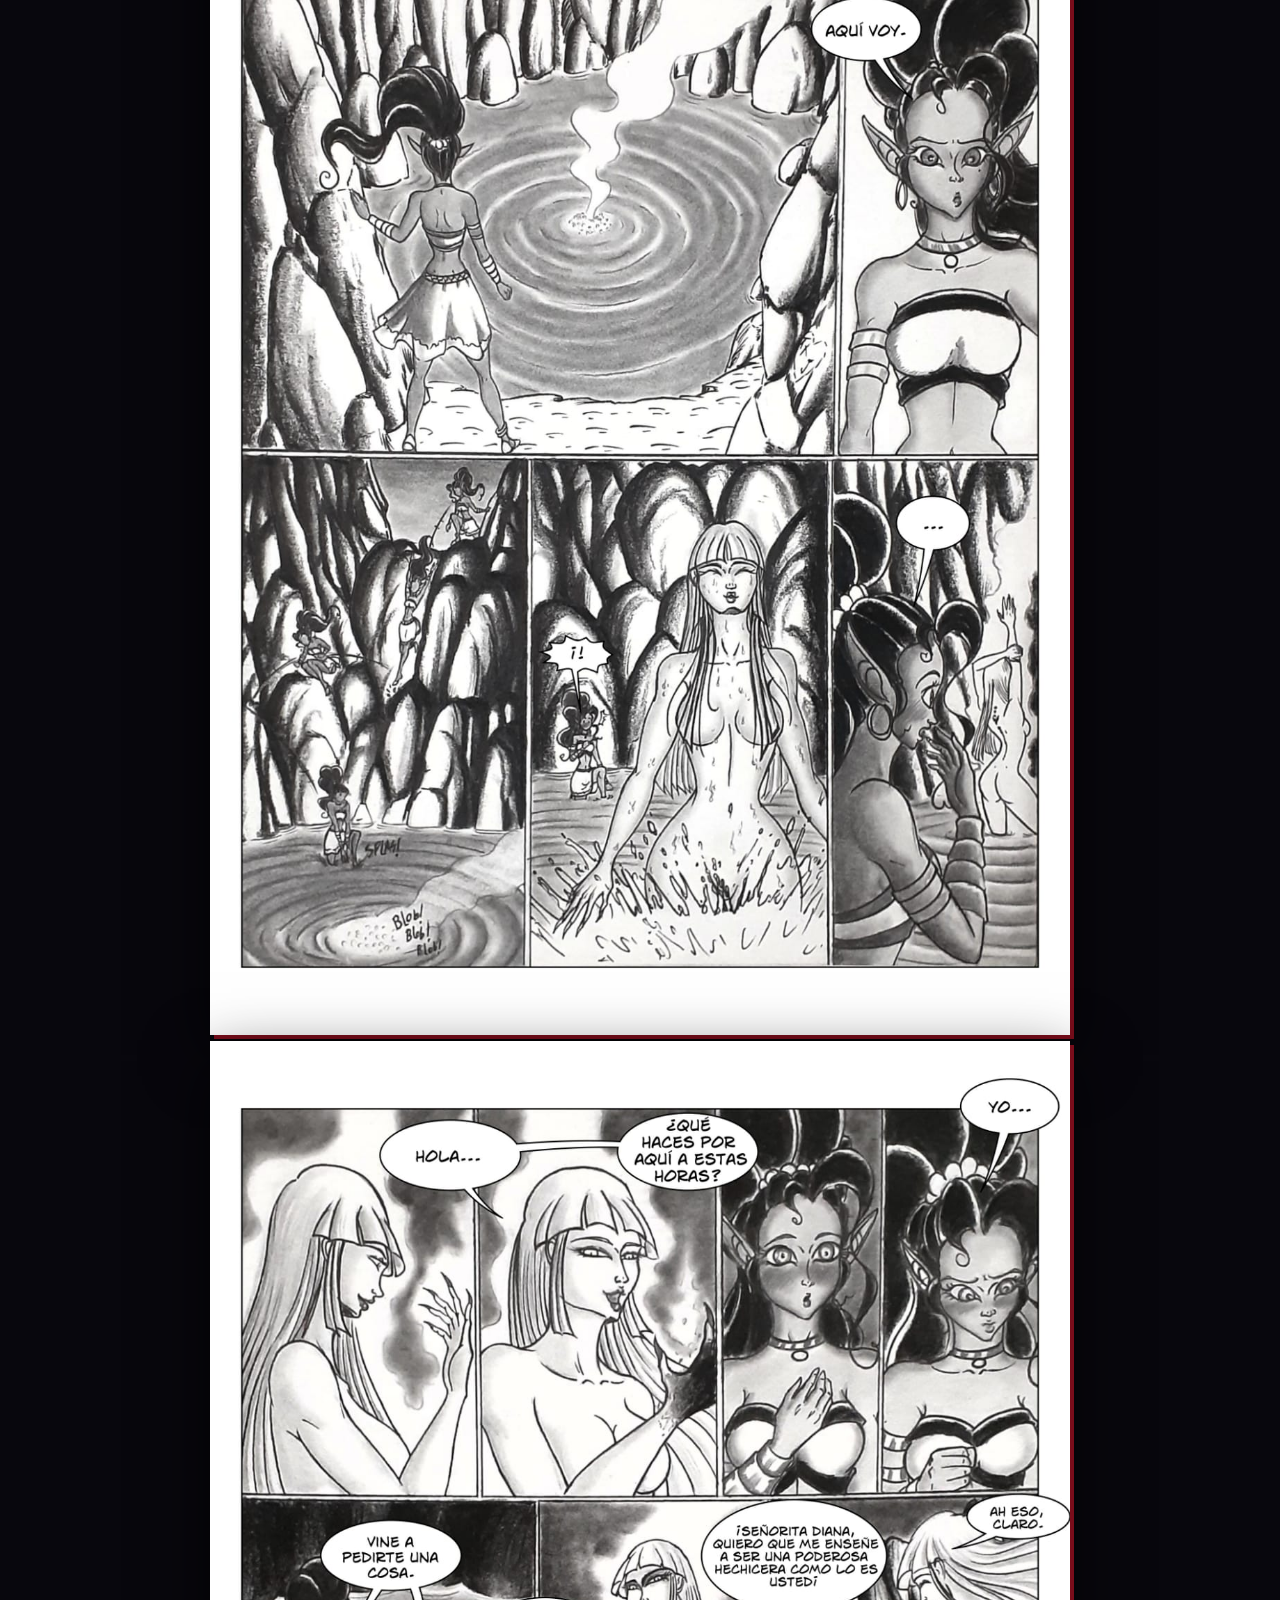
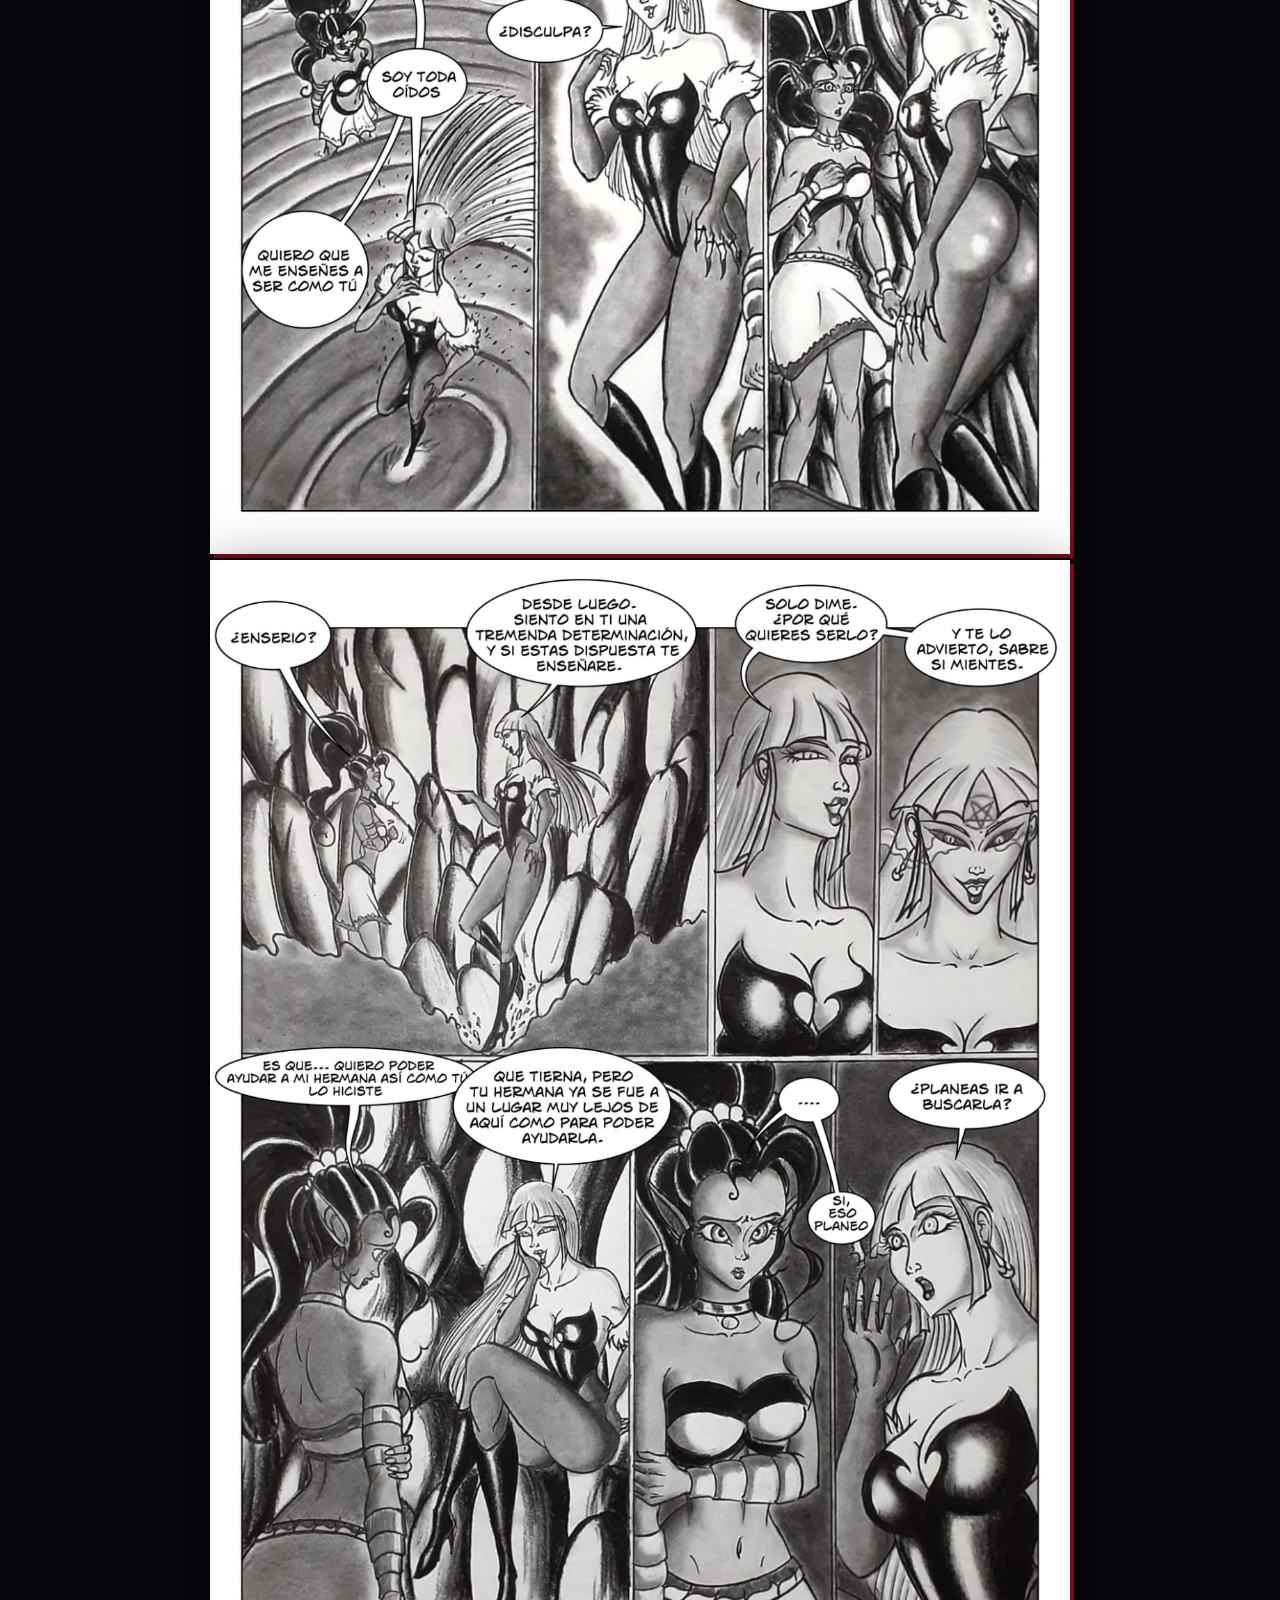
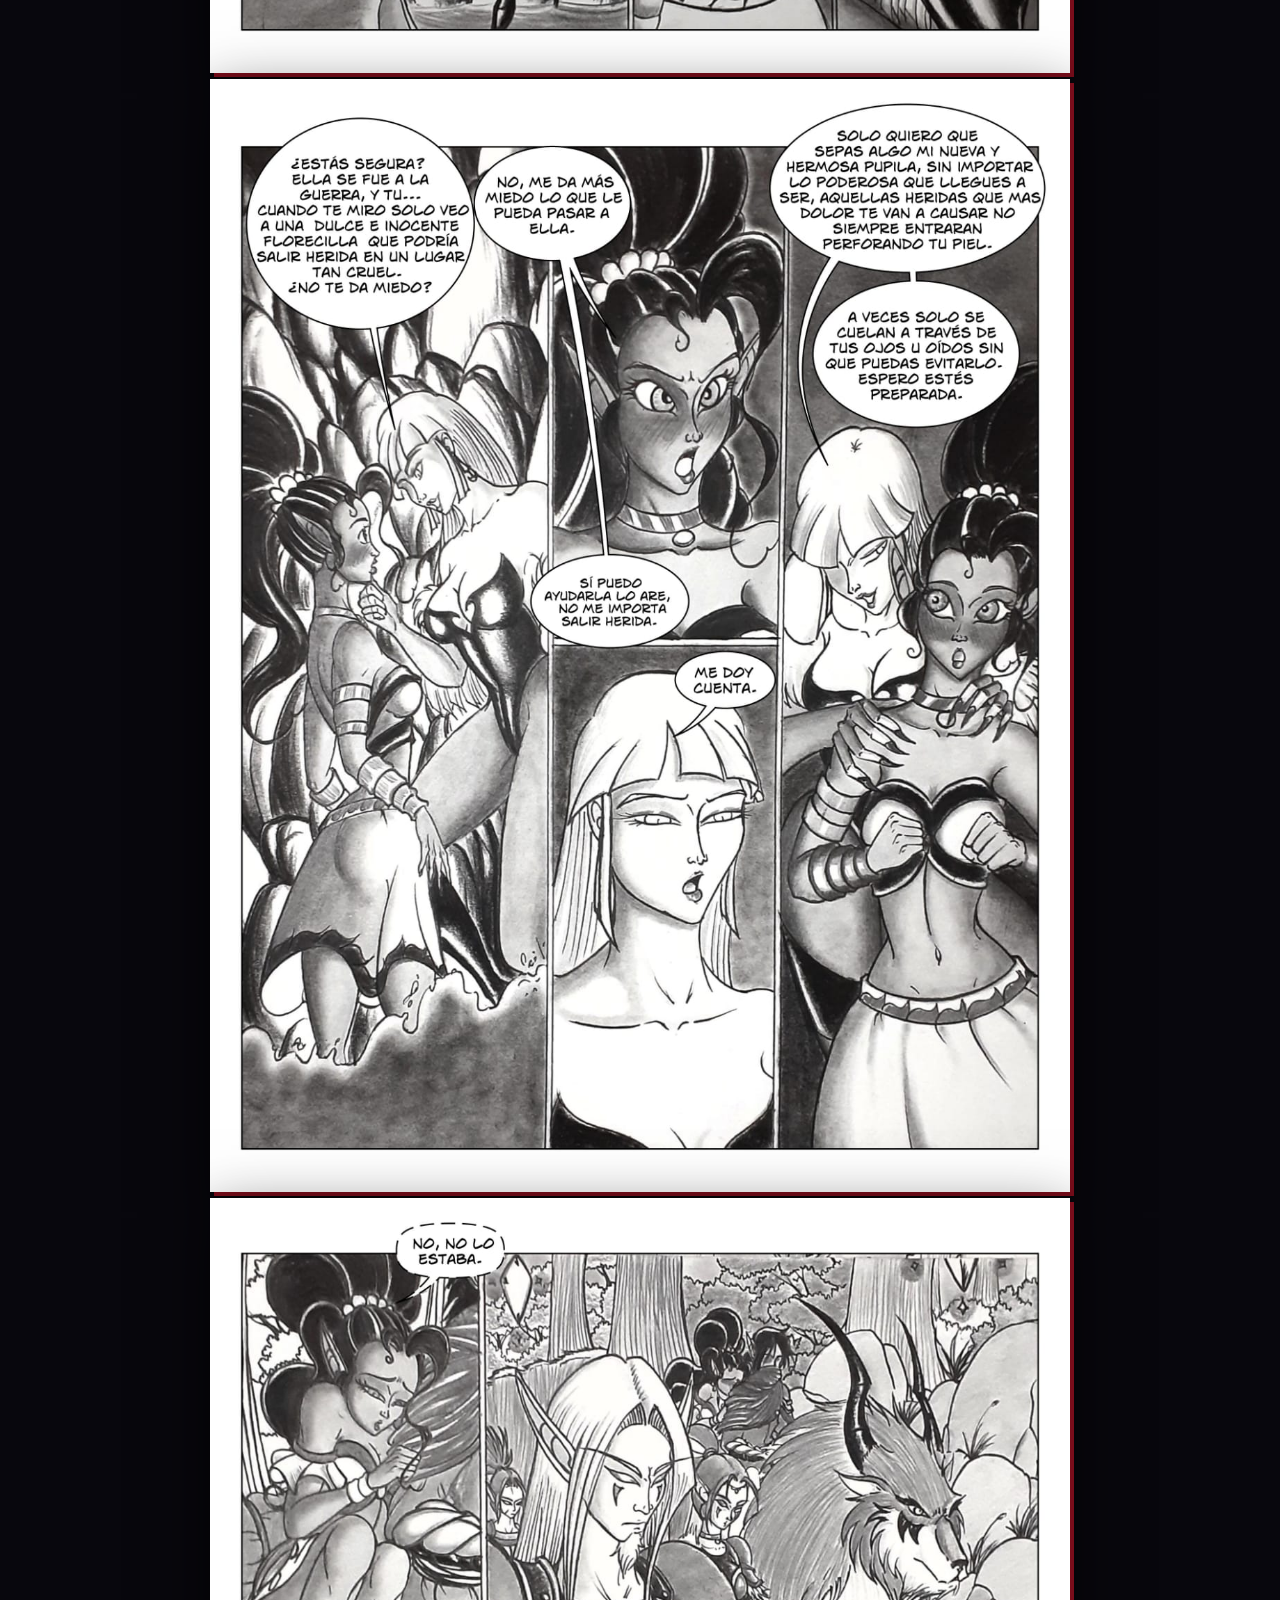
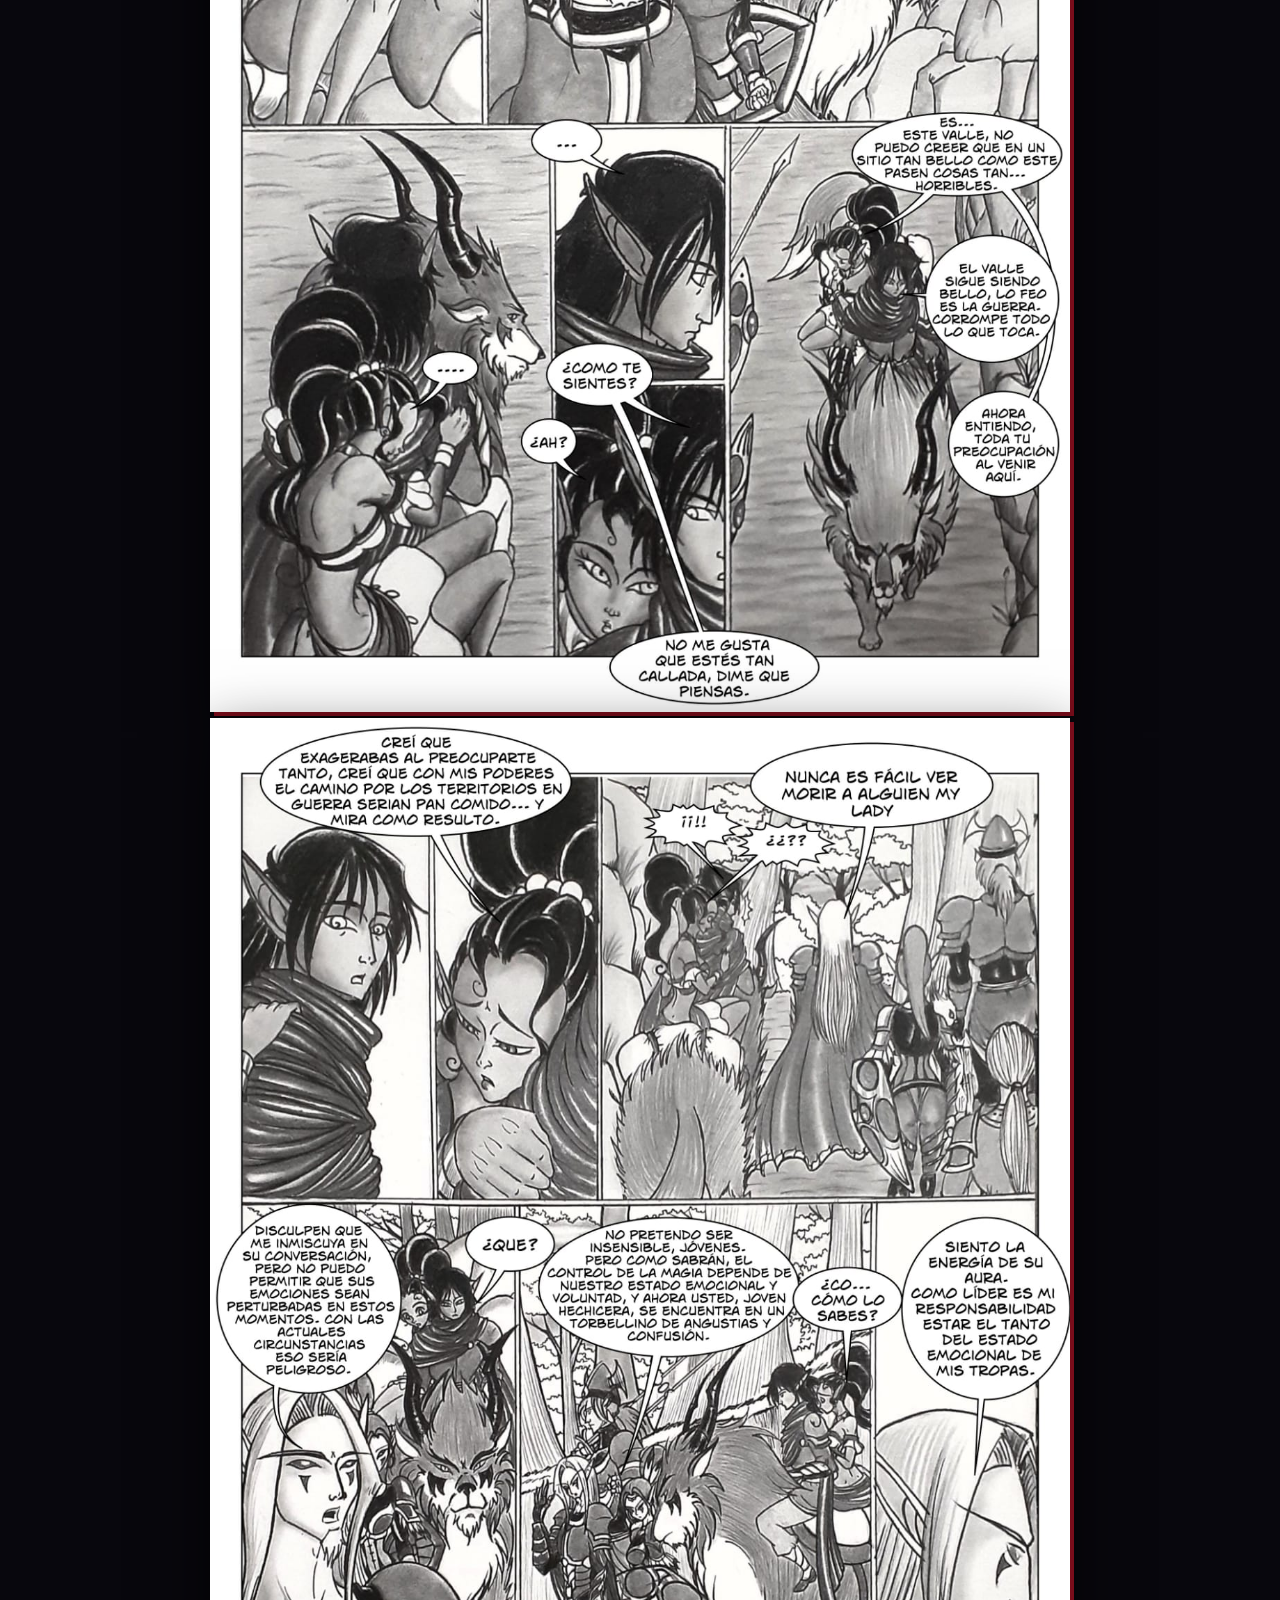
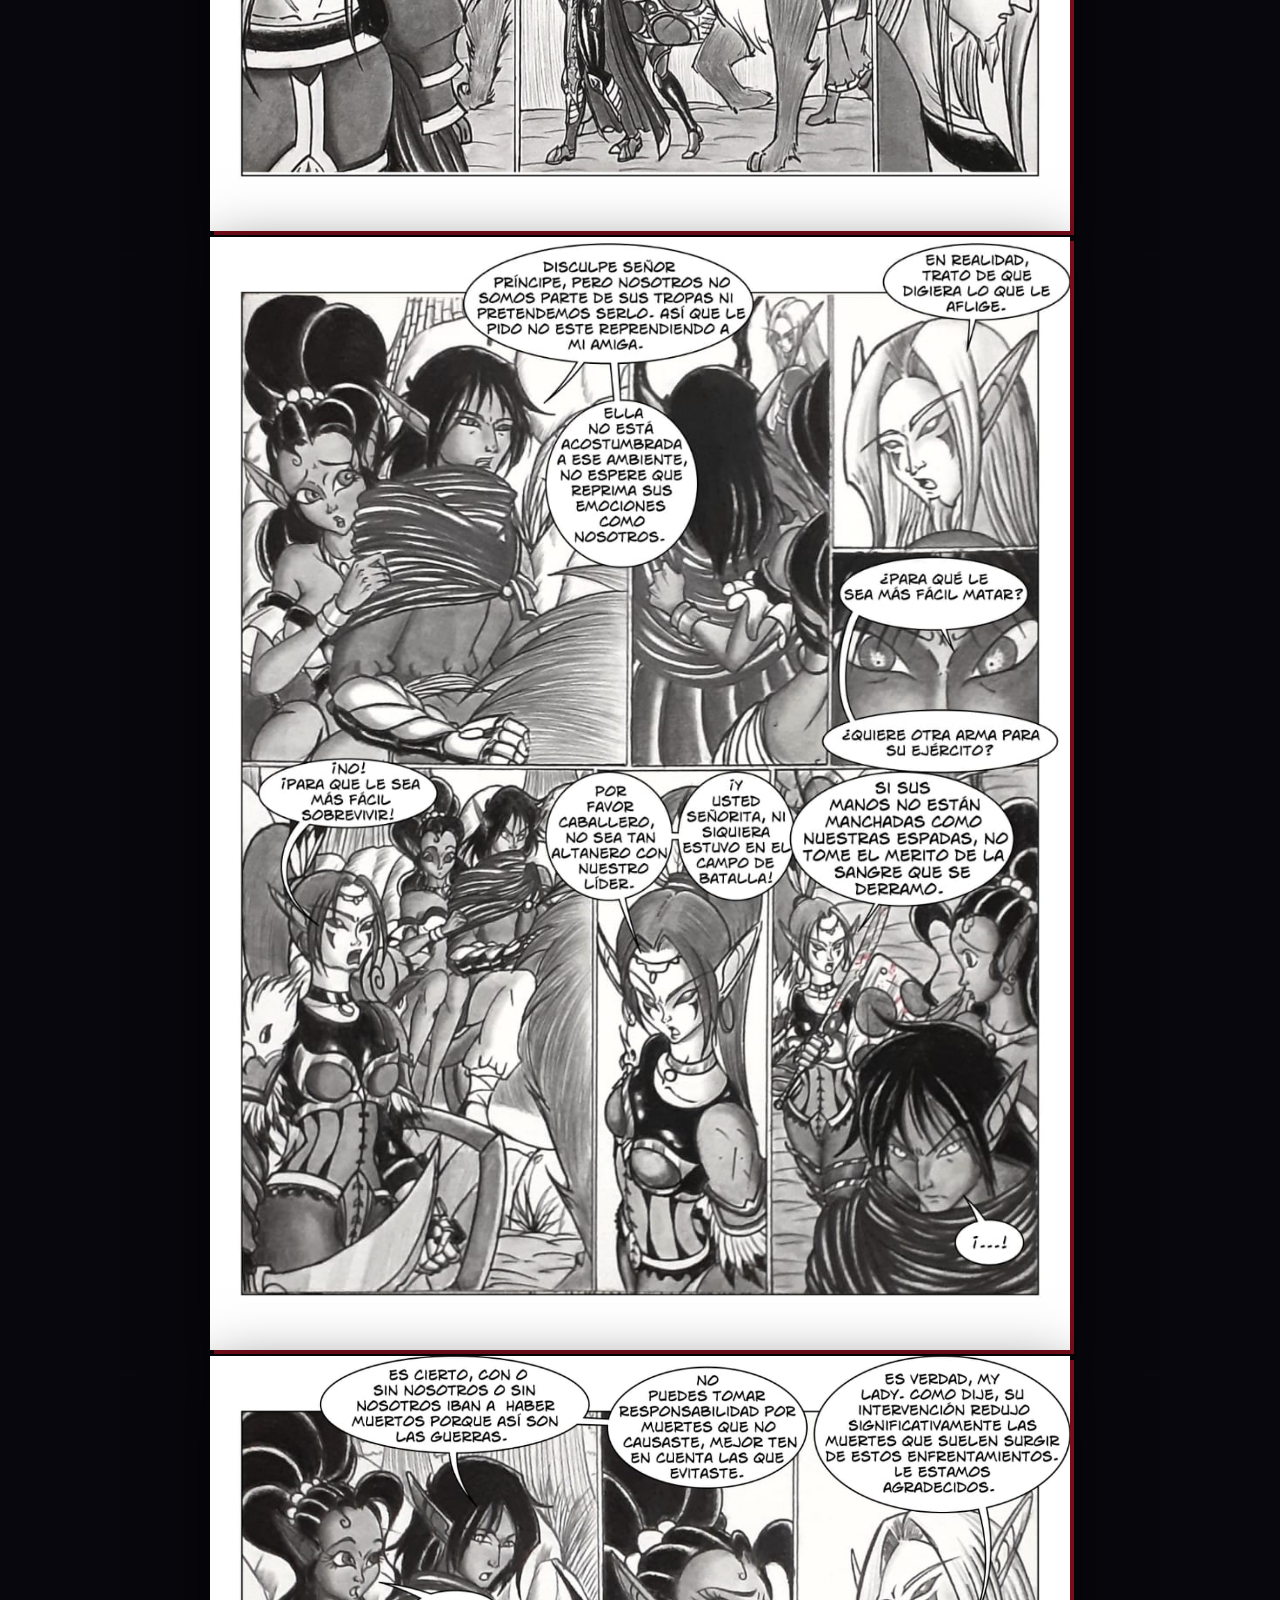
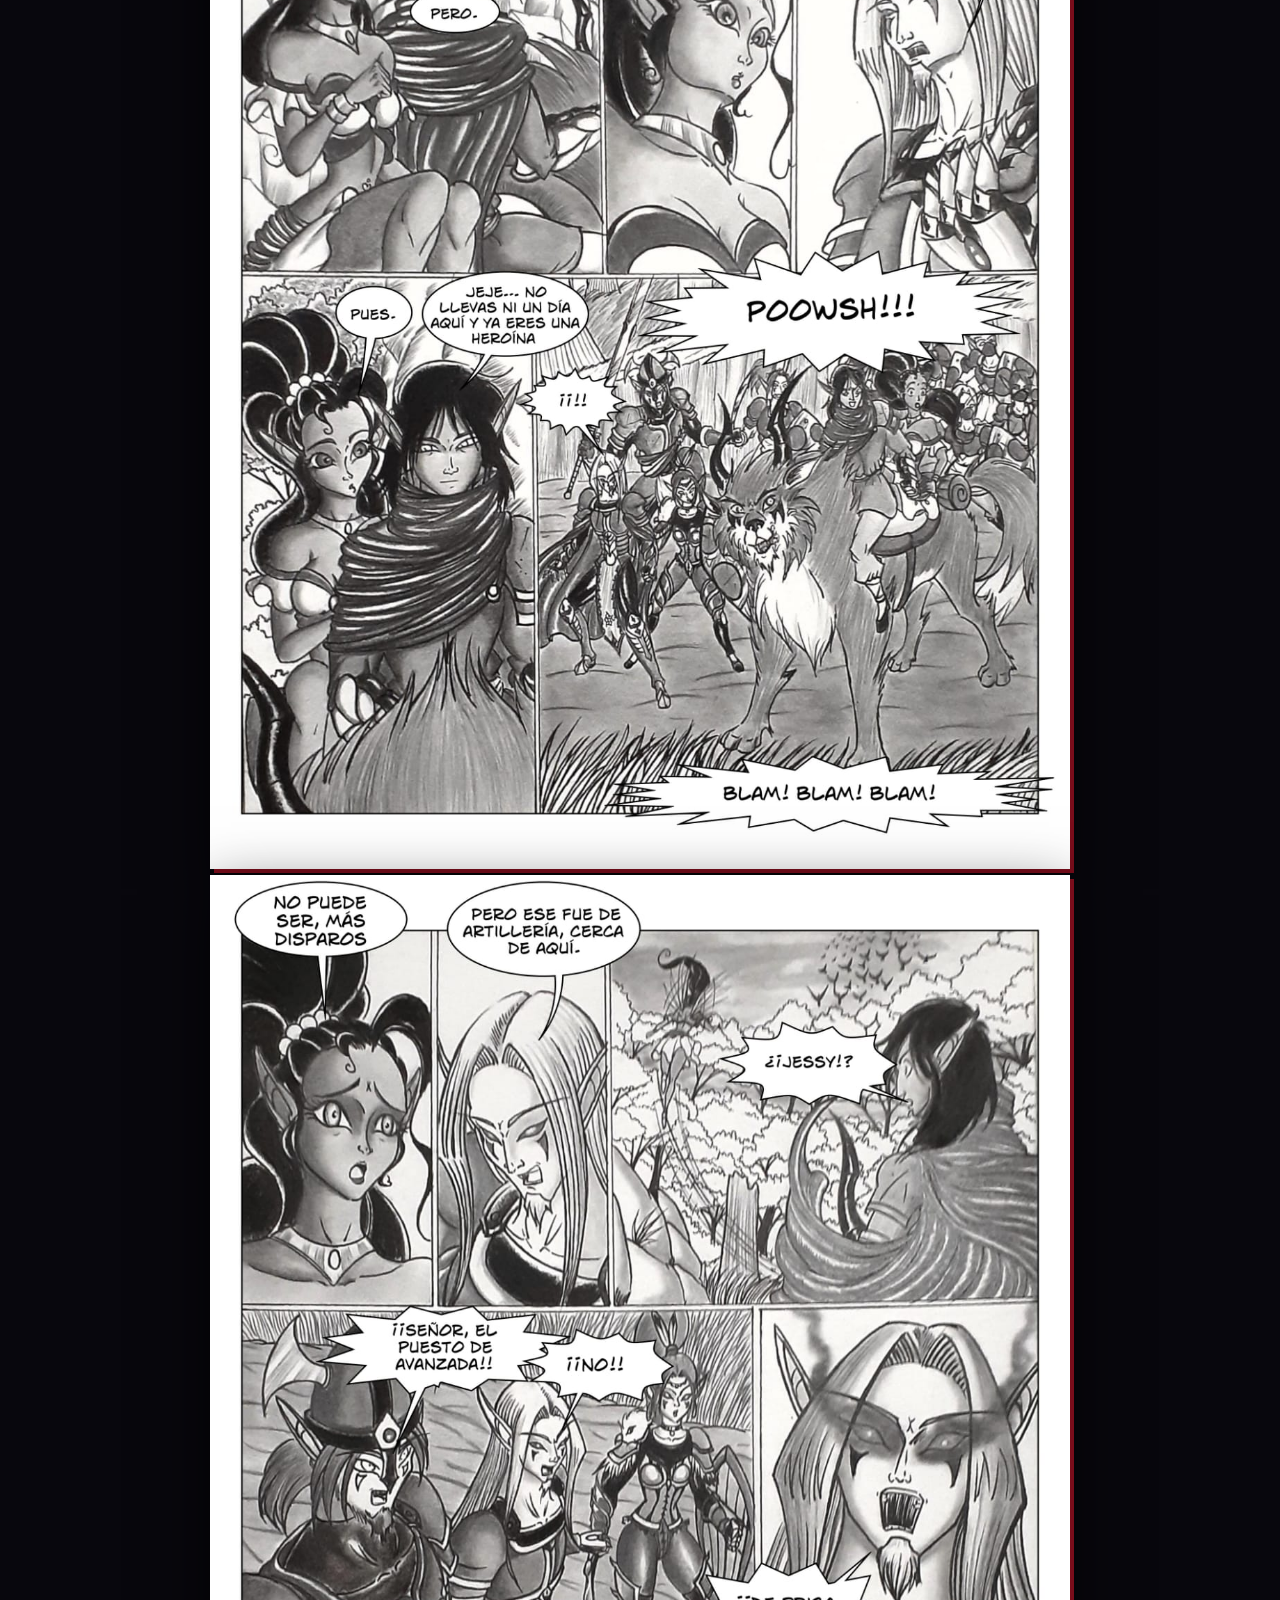
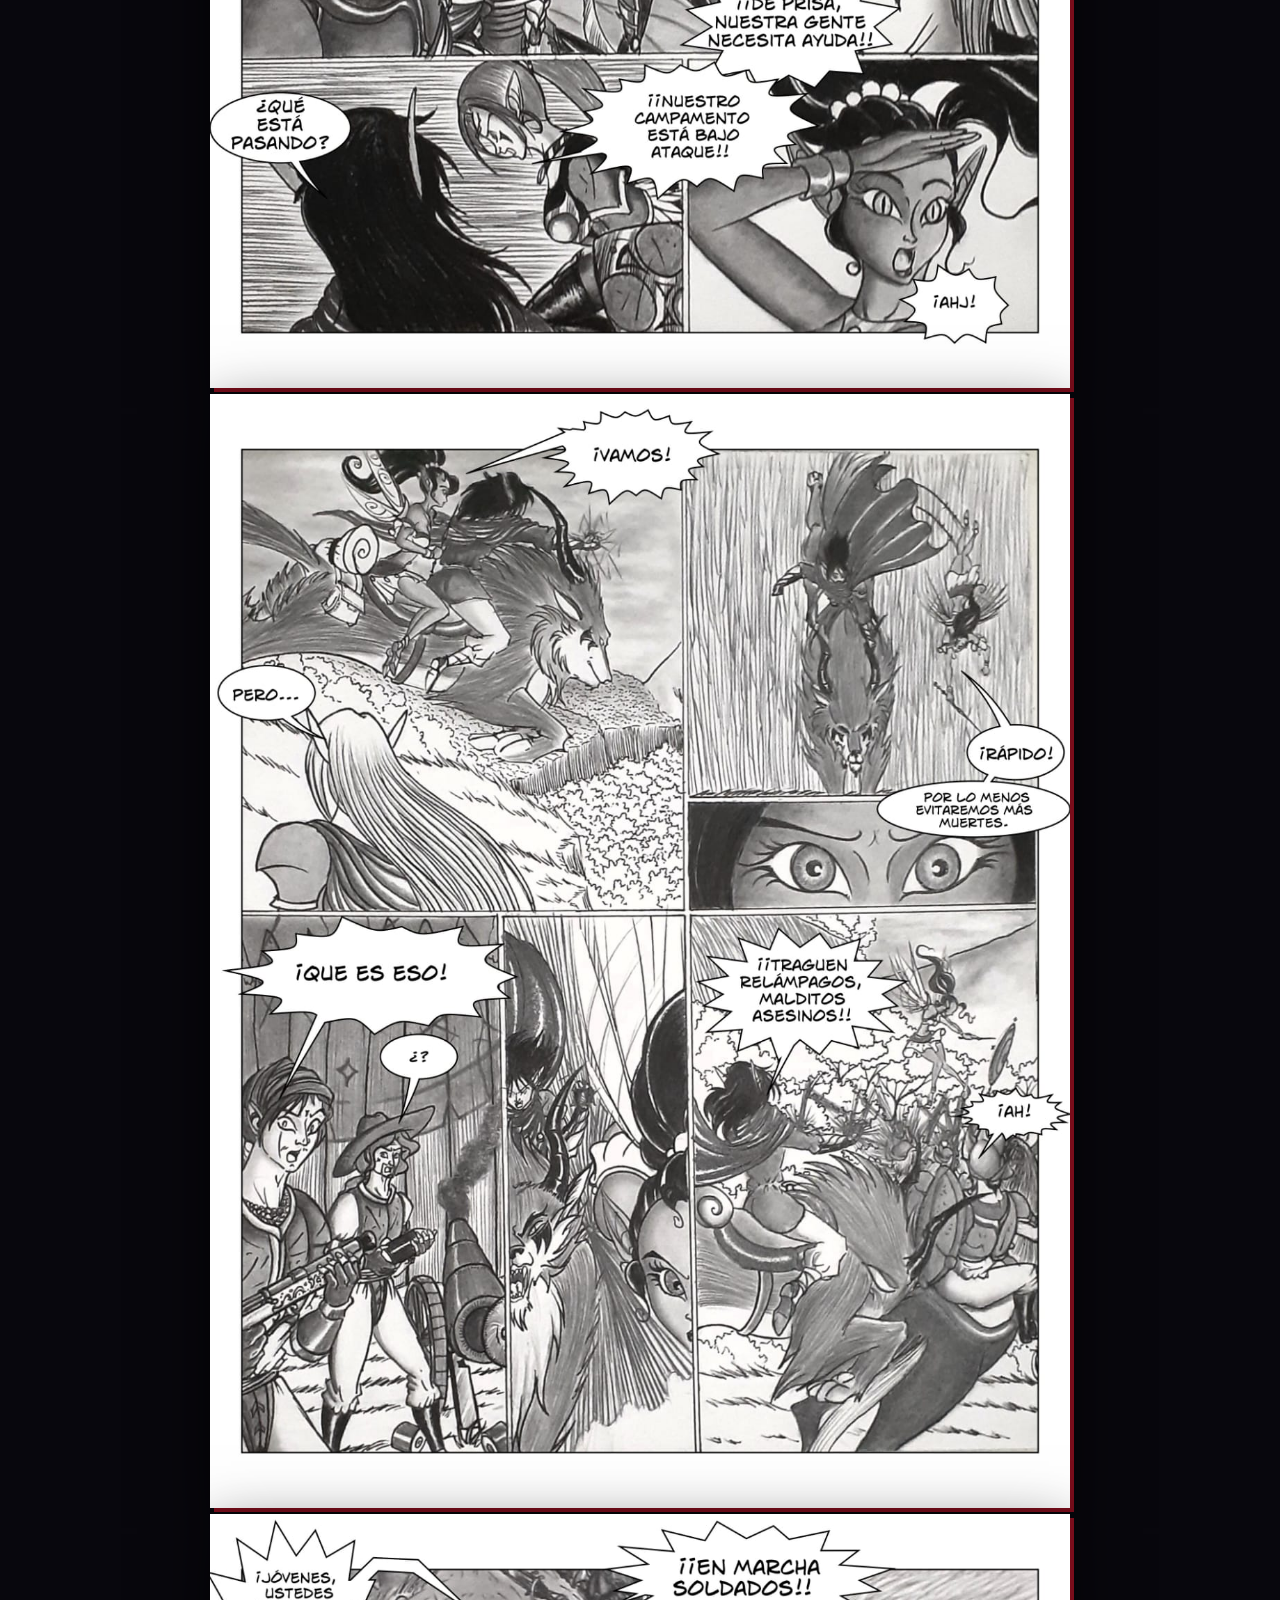
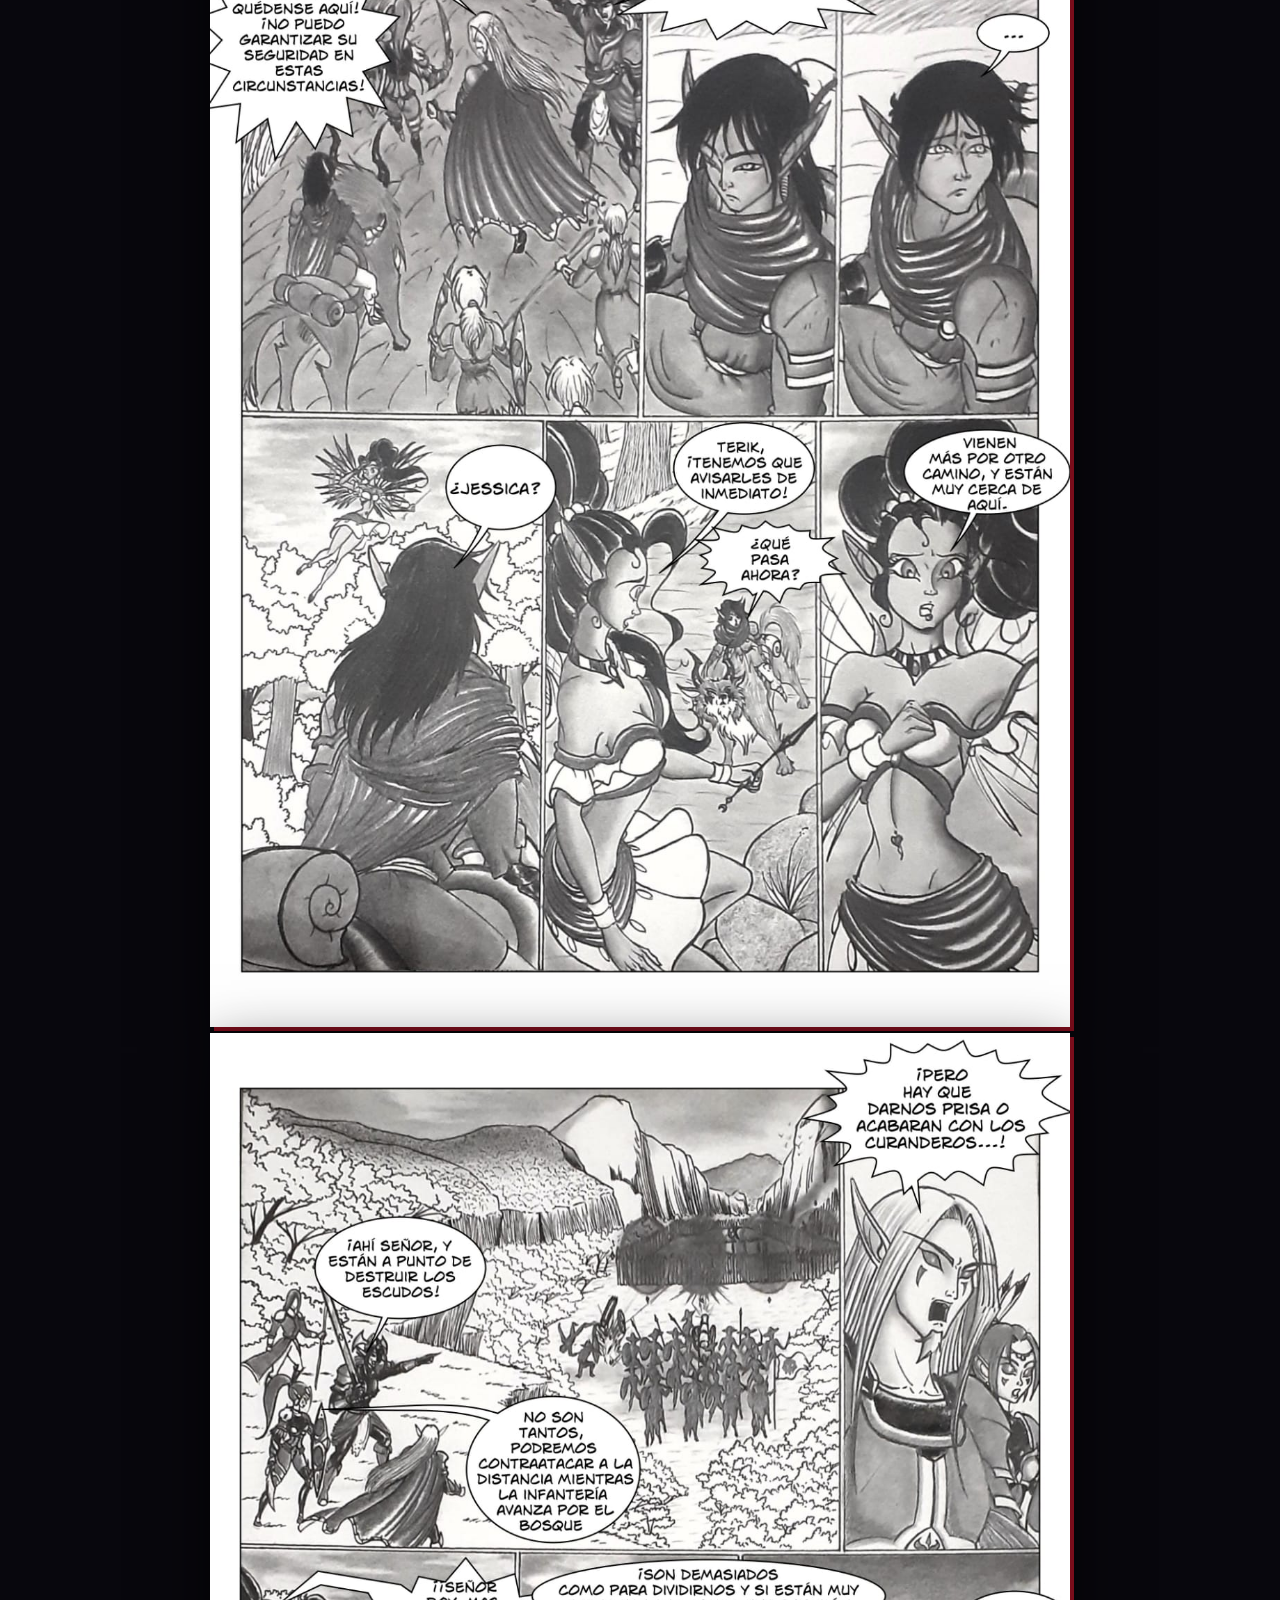
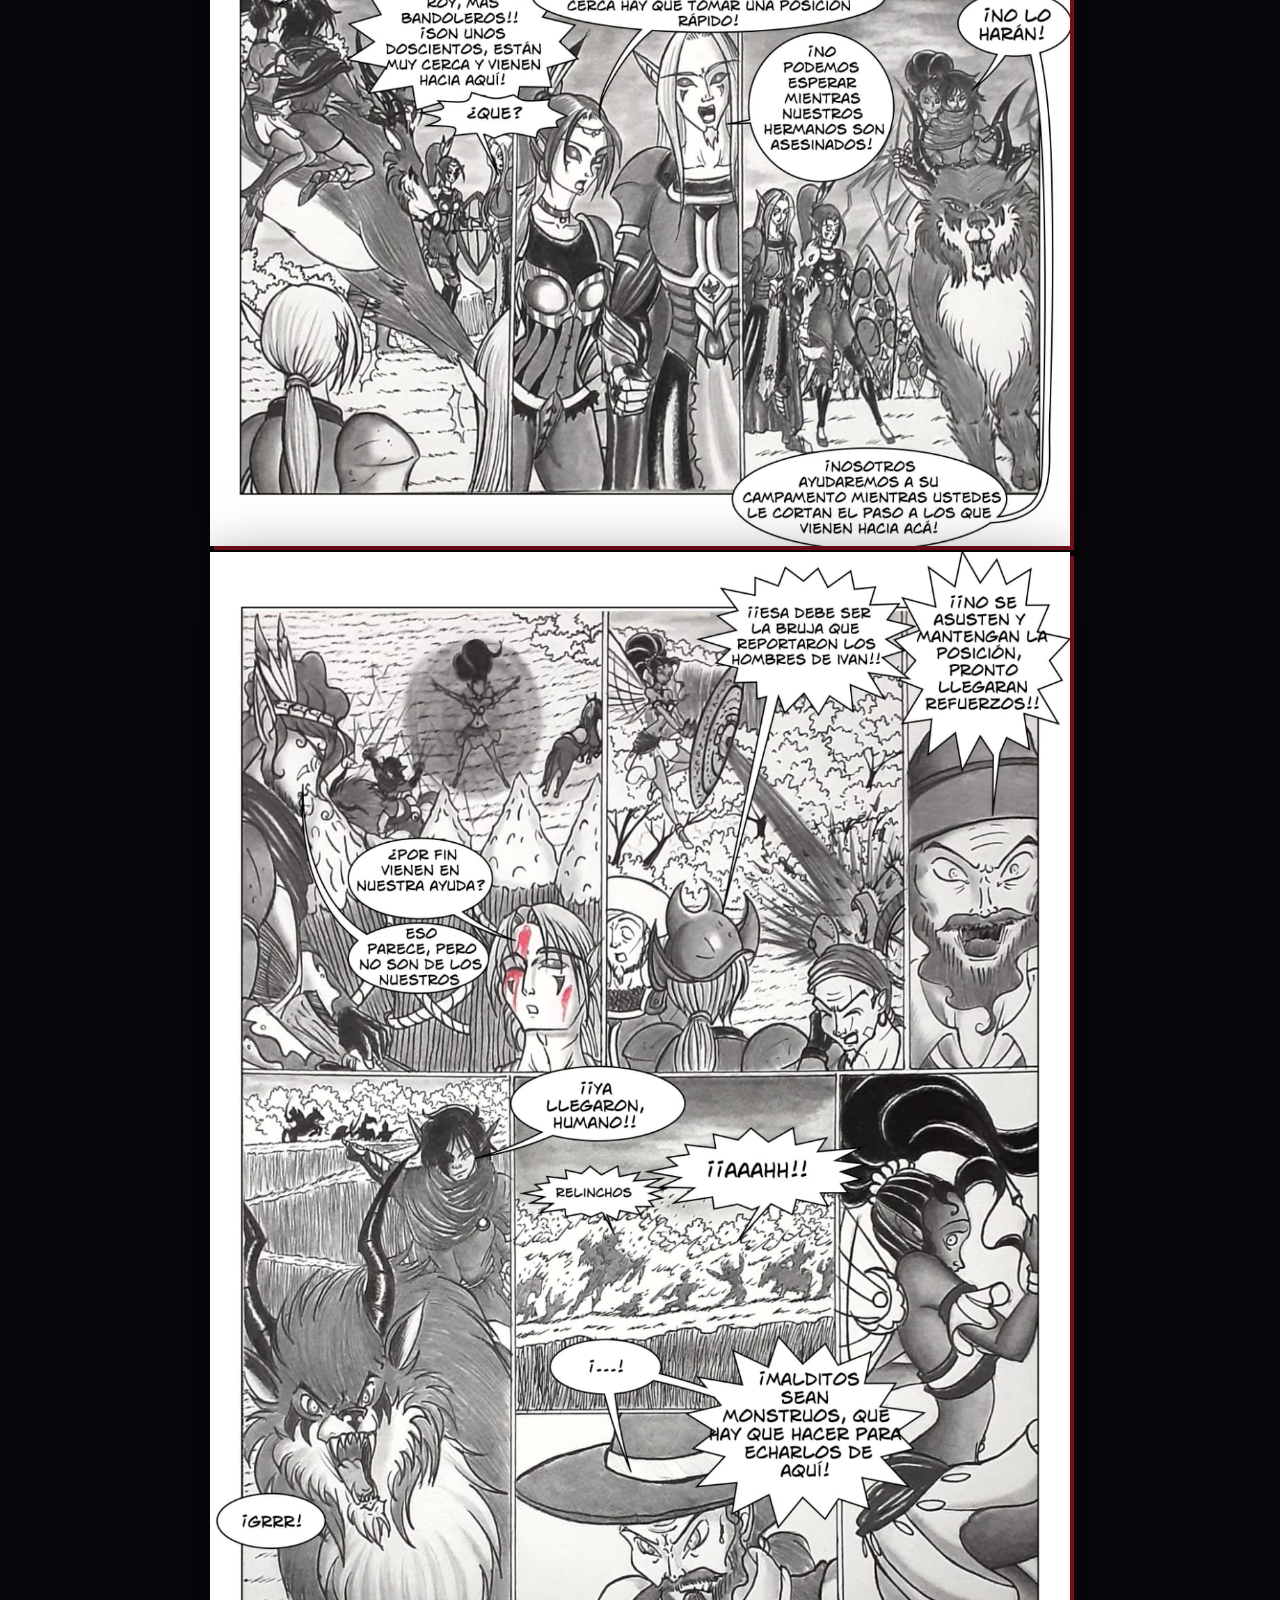
<file: chapter8/index.html>
<!DOCTYPE html>
<html lang="es">
<head>
  <meta charset="UTF-8">
  <meta name="viewport" content="width=device-width, initial-scale=1.0">
  <title>Scribart — Capítulo 8</title>
  <link rel="preconnect" href="https://fonts.googleapis.com">
  <link href="https://fonts.googleapis.com/css2?family=Bebas+Neue&family=Noto+Serif+JP:wght@300;700&family=Barlow+Condensed:ital,wght@0,300;0,600;1,300&display=swap" rel="stylesheet">
  <style>

    /* ── TOKENS ──────────────────────────────── */
    :root {
      --ink:       #08070d;
      --deep:      #0f0e18;
      --surface:   #161422;
      --panel:     #1c1a2a;
      --blood:     #c0142a;
      --blood-dim: #7a0d1b;
      --ash:       #3e3952;
      --silver:    #9e98b8;
      --white:     #f0ece4;
      --cream:     #d6d0c2;
      --glow-red:  rgba(192,20,42,0.4);
      --glow-soft: rgba(192,20,42,0.10);

      --font-display: 'Bebas Neue', sans-serif;
      --font-body:    'Barlow Condensed', sans-serif;
      --font-jp:      'Noto Serif JP', serif;
    }

    *, *::before, *::after { margin: 0; padding: 0; box-sizing: border-box; }
    html { scroll-behavior: smooth; }

    body {
      background-color: var(--ink);
      color: var(--white);
      font-family: var(--font-body);
      font-weight: 300;
      min-height: 100vh;
      overflow-x: hidden;
      cursor: crosshair;
    }

    /* ── FONDO: LÍNEAS DE VELOCIDAD ──────────── */
    body::before {
      content: '';
      position: fixed; inset: 0;
      background: repeating-conic-gradient(
        from 0deg at 50% 50%,
        transparent 0deg,
        rgba(255,255,255,0.01) 0.3deg,
        transparent 0.6deg
      );
      pointer-events: none;
      z-index: 0;
    }

    /* ── NAV SUPERIOR ─────────────────────────── */
    .top-nav {
      position: sticky;
      top: 0;
      z-index: 100;
      background: rgba(8,7,13,0.92);
      backdrop-filter: blur(10px);
      border-bottom: 1px solid var(--ash);
      display: flex;
      align-items: center;
      justify-content: space-between;
      padding: 14px 32px;
    }

    .back-link {
      display: inline-flex;
      align-items: center;
      gap: 8px;
      color: var(--silver);
      text-decoration: none;
      font-family: var(--font-body);
      font-size: 13px;
      font-weight: 600;
      letter-spacing: 0.12em;
      text-transform: uppercase;
      transition: color 0.2s, gap 0.2s;
    }
    .back-link:hover { color: var(--white); gap: 12px; }

    .nav-chapter-id {
      font-family: var(--font-display);
      font-size: 22px;
      letter-spacing: 0.15em;
      color: var(--white);
    }

    .nav-next {
      display: inline-flex;
      align-items: center;
      gap: 8px;
      color: var(--silver);
      text-decoration: none;
      font-family: var(--font-body);
      font-size: 13px;
      font-weight: 600;
      letter-spacing: 0.12em;
      text-transform: uppercase;
      transition: color 0.2s, gap 0.2s;
    }
    .nav-next:hover { color: var(--blood); gap: 12px; }

    /* ── HERO DEL CAPÍTULO ────────────────────── */
    .chapter-hero {
      position: relative;
      z-index: 1;
      text-align: center;
      padding: 60px 20px 48px;
      border-bottom: 1px solid var(--ash);
      background: linear-gradient(180deg, var(--deep) 0%, var(--ink) 100%);
    }

    .chapter-eyebrow {
      font-family: var(--font-jp);
      font-size: 12px;
      font-weight: 300;
      color: var(--blood);
      letter-spacing: 0.4em;
      text-transform: uppercase;
      margin-bottom: 12px;
    }

    .chapter-title {
      font-family: var(--font-display);
      font-size: clamp(56px, 12vw, 110px);
      letter-spacing: 0.06em;
      line-height: 0.9;
      color: var(--white);
      text-shadow:
        4px 4px 0 var(--blood-dim),
        0 0 60px var(--glow-red);
    }

    .chapter-line {
      width: 48px;
      height: 3px;
      background: var(--blood);
      margin: 20px auto;
    }

    .chapter-subtitle {
      font-family: var(--font-body);
      font-style: italic;
      font-size: 15px;
      color: var(--silver);
      letter-spacing: 0.12em;
      text-transform: uppercase;
    }

    /* ── VIÑETAS / PÁGINAS ────────────────────── */
    .comic-container {
      position: relative;
      z-index: 1;
      max-width: 900px;
      margin: 0 auto;
      padding: 48px 20px;
      display: flex;
      flex-direction: column;
      gap: 6px; /* Separación mínima, estilo páginas de manga */
    }

    .page-wrapper {
      position: relative;
      overflow: hidden;
      background: var(--deep);
      /* Panel de cómic: sombra desplazada */
      box-shadow:
        4px 4px 0 var(--blood-dim),
        0 20px 60px rgba(0,0,0,0.7);
      outline: 2px solid rgba(255,255,255,0.06);
      outline-offset: -2px;
      /* Animación de entrada al hacer scroll */
      opacity: 0;
      transform: translateY(24px);
      transition: opacity 0.6s ease, transform 0.6s ease;
    }

    .page-wrapper.visible {
      opacity: 1;
      transform: translateY(0);
    }

    /* Número de página flotante */
    .page-wrapper::after {
      content: attr(data-page);
      position: absolute;
      bottom: 10px;
      right: 14px;
      font-family: var(--font-jp);
      font-size: 11px;
      font-weight: 700;
      color: rgba(255,255,255,0.2);
      letter-spacing: 0.1em;
      pointer-events: none;
    }

    .comic-container img {
      width: 100%;
      height: auto;
      display: block;
      /* Sin padding; las páginas van de borde a borde */
    }

    /* ── SEPARADOR ENTRE SECCIONES ────────────── */
    .section-break {
      text-align: center;
      padding: 32px 0 20px;
      font-family: var(--font-display);
      font-size: 12px;
      letter-spacing: 0.4em;
      color: var(--ash);
    }

    /* ── BOTÓN SIGUIENTE CAPÍTULO ─────────────── */
    .next-chapter-section {
      position: relative;
      z-index: 1;
      padding: 60px 20px 80px;
      text-align: center;
      border-top: 1px solid var(--ash);
      background: linear-gradient(0deg, var(--deep) 0%, var(--ink) 100%);
    }

    .next-label {
      font-family: var(--font-jp);
      font-size: 12px;
      color: var(--ash);
      letter-spacing: 0.3em;
      margin-bottom: 16px;
    }

    .btn-next {
      display: inline-flex;
      align-items: center;
      gap: 16px;
      background: transparent;
      color: var(--white);
      border: 2px solid var(--blood);
      font-family: var(--font-display);
      font-size: 22px;
      letter-spacing: 0.2em;
      padding: 16px 48px;
      cursor: crosshair;
      text-decoration: none;
      position: relative;
      overflow: hidden;
      transition: color 0.3s;
    }

    .btn-next::before {
      content: '';
      position: absolute;
      inset: 0;
      background: var(--blood);
      transform: translateX(-100%);
      transition: transform 0.3s ease;
    }

    .btn-next:hover::before { transform: translateX(0); }

    .btn-next span {
      position: relative;
      z-index: 1;
    }

    .btn-next:hover { color: var(--white); }

    .btn-next .arrow {
      font-size: 24px;
      transition: transform 0.3s;
      position: relative;
      z-index: 1;
    }
    .btn-next:hover .arrow { transform: translateX(6px); }

    /* Texto de vuelta al índice */
    .back-index {
      display: inline-block;
      margin-top: 24px;
      font-family: var(--font-body);
      font-size: 13px;
      letter-spacing: 0.1em;
      color: var(--ash);
      text-decoration: none;
      text-transform: uppercase;
      transition: color 0.2s;
    }
    .back-index:hover { color: var(--silver); }

    /* ── FOOTER ───────────────────────────────── */
    footer {
      position: relative;
      z-index: 1;
      background: var(--deep);
      border-top: 1px solid var(--ash);
      text-align: center;
      padding: 24px;
      font-family: var(--font-jp);
      font-size: 12px;
      font-weight: 300;
      color: var(--ash);
      letter-spacing: 0.2em;
    }

    /* ── RESPONSIVE ───────────────────────────── */
    @media (max-width: 600px) {
      .top-nav { padding: 12px 16px; }
      .nav-chapter-id { font-size: 18px; }
      .comic-container { padding: 24px 0; gap: 4px; }
      .btn-next { font-size: 18px; padding: 14px 32px; }
    }
.custom-alert {
  position: fixed; inset: 0;
  background: rgba(8,7,13,0.85);
  display: flex; align-items: center; justify-content: center;
  z-index: 9999;
  backdrop-filter: blur(6px);
  animation: fadeIn 0.3s ease;
}
.alert-box {
  background: var(--surface);
  border: 2px solid var(--blood);
  padding: 48px 52px;
  text-align: center;
  box-shadow: 8px 8px 0 var(--blood-dim), 0 0 80px var(--glow-red);
  max-width: 400px; width: 90%;
}
.alert-kanji {
  font-family: var(--font-jp);
  font-size: 72px; font-weight: 700;
  color: var(--blood);
  margin-bottom: 20px;
  text-shadow: 0 0 30px var(--glow-red);
}
.alert-text {
  font-family: var(--font-display);
  font-size: 18px; letter-spacing: 0.1em;
  color: var(--white); line-height: 1.6;
  margin-bottom: 28px;
}
.alert-box button {
  background: transparent; color: var(--blood);
  border: 2px solid var(--blood);
  font-family: var(--font-display);
  font-size: 15px; letter-spacing: 0.25em;
  padding: 10px 32px; cursor: crosshair;
  transition: background 0.2s, color 0.2s;
}
.alert-box button:hover { background: var(--blood); color: var(--white); }
  </style>
</head>
<script>
  function mostrarMensaje() {
    const overlay = document.createElement('div');
    overlay.className = 'custom-alert';
    overlay.innerHTML = `
      <div class="alert-box">
        <div class="alert-kanji">休</div>
        <p class="alert-text">TÓMATE UN ESPRESSO,<br>ESTAMOS TRABAJANDO EN LO DEMÁS</p>
        <button onclick="this.closest('.custom-alert').remove()">ENTENDIDO</button>
      </div>
    `;
    document.body.appendChild(overlay);
  }
</script>
<body>

  <!-- ── NAV STICKY ── -->
  <nav class="top-nav">
    <a href="../index.html" class="back-link">← Índice</a>
    <div class="nav-chapter-id">CAPÍTULO 08</div>
    <!--<a href="../chapter3/index.html" class="nav-next">Cap. 03 →</a> -->
  </nav>

  <!-- ── HERO ── -->
  <div class="chapter-hero">
    <p class="chapter-eyebrow">スクリバート — Scribart</p>
    <h1 class="chapter-title">CAP. 08</h1>
    <div class="chapter-line"></div>
    <p class="chapter-subtitle">Silencio</p>
  </div>

  <!-- ── PÁGINAS DEL CÓMIC ── -->
  <div class="comic-container">
    <div class="page-wrapper" data-page="01"><img src="./Page_01.jpeg" alt="Página 1"></div>
    <div class="page-wrapper" data-page="02"><img src="./Page_02.jpeg" alt="Página 2"></div>
    <div class="page-wrapper" data-page="03"><img src="./Page_03.jpeg" alt="Página 3"></div>
    <div class="page-wrapper" data-page="04"><img src="./Page_04.jpeg" alt="Página 4"></div>
    <div class="page-wrapper" data-page="05"><img src="./Page_05.jpeg" alt="Página 5"></div>
    <div class="page-wrapper" data-page="06"><img src="./Page_06.jpeg" alt="Página 6"></div>
    <div class="page-wrapper" data-page="07"><img src="./Page_07.jpeg" alt="Página 7"></div>
    <div class="page-wrapper" data-page="08"><img src="./Page_08.jpeg" alt="Página 8"></div>
    <div class="page-wrapper" data-page="09"><img src="./Page_09.jpeg" alt="Página 9"></div>
    <div class="page-wrapper" data-page="10"><img src="./Page_10.jpeg" alt="Página 10"></div>
    <div class="page-wrapper" data-page="11"><img src="./Page_11.jpeg" alt="Página 11"></div>
    <div class="page-wrapper" data-page="12"><img src="./Page_12.jpeg" alt="Página 12"></div>
    <div class="page-wrapper" data-page="13"><img src="./Page_13.jpeg" alt="Página 13"></div>
    <div class="page-wrapper" data-page="14"><img src="./Page_14.jpeg" alt="Página 14"></div>
    <div class="page-wrapper" data-page="15"><img src="./Page_15.jpeg" alt="Página 15"></div>
  </div>

<!-- ── SIGUIENTE CAPÍTULO ── -->
<div class="next-chapter-section">
  <p class="next-label">続く — FIN DEL CAPÍTULO</p>
  <button class="btn-next" onclick="mostrarMensaje()">
    <span>PRÓXIMO CAPÍTULO</span>
    <span class="arrow">→</span>
  </button>
  <br>
  <a href="../index.html" class="back-index">↑ Volver al índice</a>
</div>
  <footer>
    SCRIBART &nbsp;／&nbsp; スクリバート &nbsp;／&nbsp; Todos los derechos reservados
  </footer>

  <!-- ── SCROLL REVEAL ── -->
  <script>
    const observer = new IntersectionObserver((entries) => {
      entries.forEach(entry => {
        if (entry.isIntersecting) {
          entry.target.classList.add('visible');
          observer.unobserve(entry.target);
        }
      });
    }, { threshold: 0.05, rootMargin: '0px 0px -40px 0px' });

    document.querySelectorAll('.page-wrapper').forEach(el => observer.observe(el));
  </script>

</body>
</html>
</file>
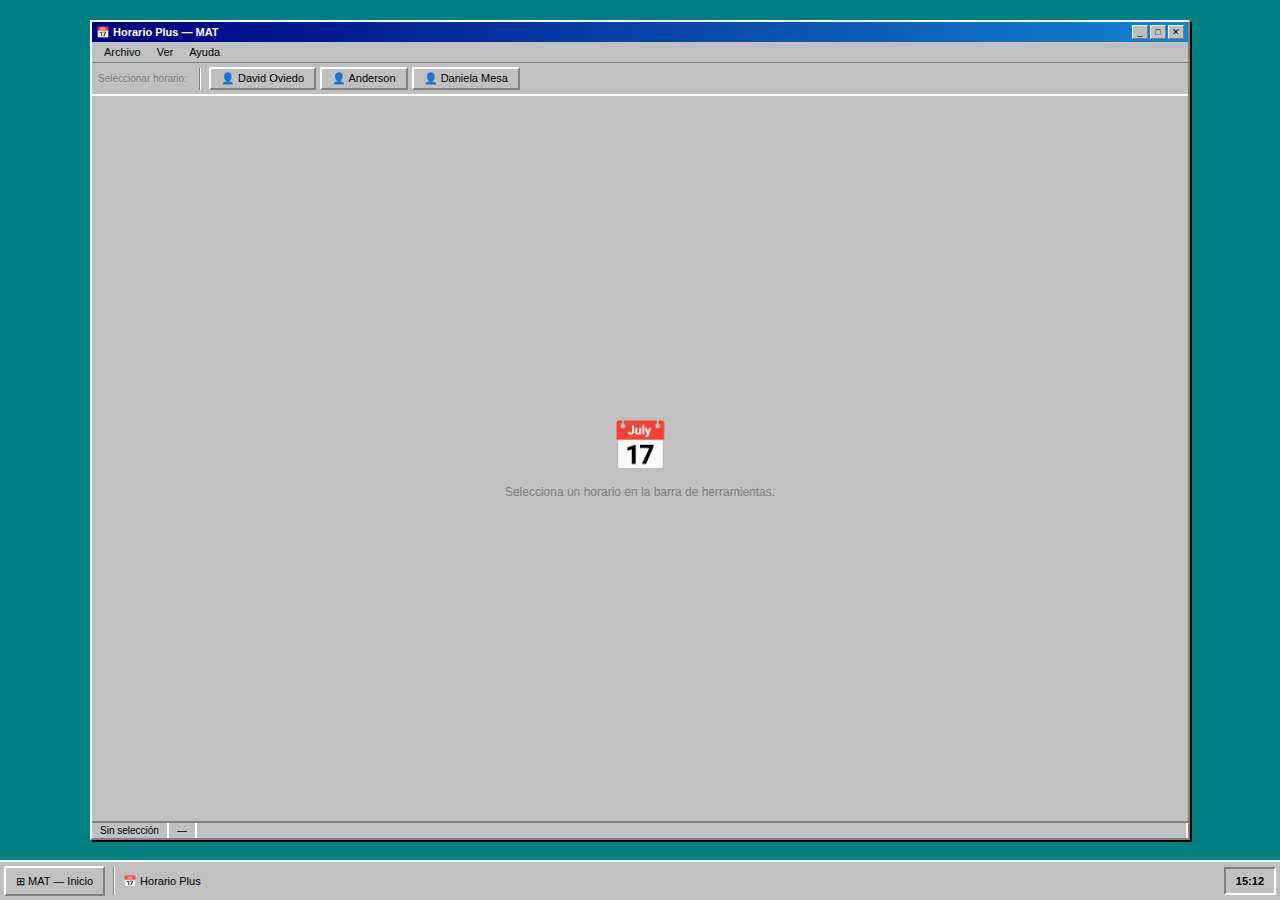
<file: horarios/index.html>
<!DOCTYPE html>
<html lang="es">
<head>
  <meta charset="UTF-8">
  <meta name="viewport" content="width=device-width, initial-scale=1.0">
  <title>MAT — Horarios</title>
  <style>
    /* ── TOKENS ──────────────────────────────────── */
    :root {
      --w98-bg:      #008080;
      --w98-silver:  #c0c0c0;
      --w98-light:   #dfdfdf;
      --w98-dark:    #808080;
      --w98-black:   #000000;
      --w98-white:   #ffffff;
      --w98-blue:    #000080;
      --border-out:  var(--w98-white) var(--w98-dark) var(--w98-dark) var(--w98-white);
      --border-in:   var(--w98-dark) var(--w98-white) var(--w98-white) var(--w98-dark);
      --font-ui:     'MS Sans Serif', 'Tahoma', Arial, sans-serif;
    }

    *, *::before, *::after { margin:0; padding:0; box-sizing:border-box; }
    html, body { height:100%; }

    body {
      font-family: var(--font-ui);
      font-size: 11px;
      background: var(--w98-bg);
      overflow: hidden;
      user-select: none;
    }

    /* ── DESKTOP ─────────────────────────────────── */
    .desktop {
      position: fixed;
      inset: 0 0 40px 0;
      overflow: hidden;
    }

    /* ── VENTANA PRINCIPAL ───────────────────────── */
    .win98-window {
      position: absolute;
      background: var(--w98-silver);
      border: 2px solid;
      border-color: var(--border-out);
      box-shadow: 2px 2px 0 var(--w98-black);
      display: flex;
      flex-direction: column;
      top: 20px;
      left: 50%;
      transform: translateX(-50%);
      width: min(1100px, 97vw);
      height: calc(100vh - 80px);
    }

    /* ── TITLEBAR ─────────────────────────────────── */
    .win98-titlebar {
      background: linear-gradient(90deg, #000080, #1084d0);
      padding: 3px 4px;
      display: flex;
      align-items: center;
      justify-content: space-between;
      cursor: move;
      flex-shrink: 0;
    }

    .win98-title {
      color: #fff;
      font-weight: bold;
      font-size: 11px;
      display: flex;
      align-items: center;
      gap: 5px;
    }

    .win98-controls { display:flex; gap:2px; }

    .win98-btn {
      width:16px; height:14px;
      background: var(--w98-silver);
      border: 1px solid;
      border-color: var(--border-out);
      font-size: 9px;
      font-family: var(--font-ui);
      cursor: pointer;
      display: flex; align-items:center; justify-content:center;
      padding: 0; line-height: 1;
    }
    .win98-btn:active { border-color: var(--border-in); }

    /* ── MENUBAR ──────────────────────────────────── */
    .win98-menubar {
      display: flex;
      padding: 2px 4px;
      border-bottom: 1px solid var(--w98-dark);
      background: var(--w98-silver);
      flex-shrink: 0;
      gap: 0;
    }
    .menu-item {
      padding: 2px 8px;
      font-size: 11px;
      cursor: default;
    }
    .menu-item:hover { background: var(--w98-blue); color:#fff; }

    /* ── TOOLBAR DE PERSONAS ─────────────────────── */
    .win98-toolbar {
      display: flex;
      align-items: center;
      gap: 4px;
      padding: 4px 6px;
      border-bottom: 2px solid;
      border-color: var(--w98-dark) var(--w98-white) var(--w98-white) var(--w98-dark);
      background: var(--w98-silver);
      flex-shrink: 0;
      flex-wrap: wrap;
    }

    .toolbar-label {
      font-size: 10px;
      color: var(--w98-dark);
      margin-right: 4px;
    }

    .persona-btn {
      padding: 3px 10px;
      font-family: var(--font-ui);
      font-size: 11px;
      background: var(--w98-silver);
      border: 2px solid;
      border-color: var(--border-out);
      cursor: pointer;
      white-space: nowrap;
    }
    .persona-btn:hover { background: var(--w98-light); }
    .persona-btn:active, .persona-btn.active {
      border-color: var(--border-in);
      background: var(--w98-light);
    }

    .toolbar-sep {
      width: 2px; height: 22px;
      border-left: 1px solid var(--w98-dark);
      border-right: 1px solid var(--w98-white);
      margin: 0 4px;
    }

    /* ── AREA DE CONTENIDO ───────────────────────── */
    .win98-body {
      flex: 1;
      overflow: hidden;
      display: flex;
      flex-direction: column;
      background: var(--w98-silver);
    }

    /* ── ESTADO VACÍO ────────────────────────────── */
    .empty-state {
      flex: 1;
      display: flex;
      flex-direction: column;
      align-items: center;
      justify-content: center;
      color: var(--w98-dark);
      font-size: 12px;
      gap: 10px;
    }
    .empty-state span { font-size: 48px; }

    /* ── GRID DE DÍAS ────────────────────────────── */
    #horario-container {
      flex: 1;
      overflow-x: auto;
      overflow-y: auto;
      padding: 8px;
      background: var(--w98-silver);
      display: none;
    }

    .dias-grid {
      display: flex;
      gap: 6px;
      min-width: max-content;
      height: 100%;
    }

    /* ── COLUMNA DÍA ─────────────────────────────── */
    .dia-col {
      width: 210px;
      flex-shrink: 0;
      display: flex;
      flex-direction: column;
      gap: 4px;
    }

    .dia-header {
      background: linear-gradient(90deg, #000080, #1084d0);
      color: #fff;
      font-weight: bold;
      font-size: 11px;
      padding: 4px 8px;
      text-align: center;
      border: 2px solid;
      border-color: var(--border-out);
      letter-spacing: 0.08em;
    }

    /* ── TARJETA ASIGNATURA ──────────────────────── */
    .asignatura-card {
      background: #fff;
      border: 2px solid;
      border-color: var(--border-in);
      padding: 6px 8px;
      cursor: default;
      position: relative;
    }

    .asignatura-card:hover {
      background: #d4e4f7;
    }

    .asig-nombre {
      font-weight: bold;
      font-size: 11px;
      color: #000080;
      margin-bottom: 4px;
      line-height: 1.3;
    }

    .asig-hora {
      font-size: 10px;
      font-weight: bold;
      color: #000;
      margin-bottom: 3px;
    }

    .asig-row {
      font-size: 10px;
      color: #333;
      margin-bottom: 1px;
      display: flex;
      gap: 4px;
    }

    .asig-label {
      color: var(--w98-dark);
      min-width: 44px;
      flex-shrink: 0;
    }

    .asig-grupo {
      position: absolute;
      top: 5px; right: 6px;
      font-size: 9px;
      background: var(--w98-blue);
      color: #fff;
      padding: 1px 5px;
      font-weight: bold;
    }

    /* ── STATUSBAR ───────────────────────────────── */
    .win98-statusbar {
      display: flex;
      border-top: 2px solid;
      border-color: var(--w98-dark) var(--w98-white) var(--w98-white) var(--w98-dark);
      background: var(--w98-silver);
      flex-shrink: 0;
    }

    .status-cell {
      padding: 2px 8px;
      font-size: 10px;
      border-right: 2px solid;
      border-color: var(--w98-dark) var(--w98-white) var(--w98-white) var(--w98-dark);
      color: #000;
    }

    /* ── TASKBAR ─────────────────────────────────── */
    .win98-taskbar {
      position: fixed;
      bottom: 0; left: 0; right: 0;
      height: 40px;
      background: var(--w98-silver);
      border-top: 2px solid var(--w98-white);
      display: flex;
      align-items: center;
      padding: 0 4px;
      gap: 4px;
      z-index: 9999;
    }

    .back-btn {
      height: 30px;
      padding: 0 10px;
      background: var(--w98-silver);
      border: 2px solid;
      border-color: var(--border-out);
      font-family: var(--font-ui);
      font-size: 11px;
      cursor: pointer;
      display: flex;
      align-items: center;
      gap: 5px;
      text-decoration: none;
      color: #000;
    }
    .back-btn:active { border-color: var(--border-in); }

    .taskbar-divider {
      width: 2px; height: 28px;
      border-left: 1px solid var(--w98-dark);
      border-right: 1px solid var(--w98-white);
      margin: 0 4px;
    }

    .tray {
      margin-left: auto;
      border: 2px solid;
      border-color: var(--border-in);
      padding: 2px 10px;
      height: 28px;
      display: flex;
      align-items: center;
      font-size: 11px;
      font-weight: bold;
    }

    /* ── SCROLLBAR WIN98 ─────────────────────────── */
    ::-webkit-scrollbar { width:16px; height:16px; }
    ::-webkit-scrollbar-track { background: var(--w98-silver); }
    ::-webkit-scrollbar-thumb {
      background: var(--w98-silver);
      border: 2px solid;
      border-color: var(--border-out);
    }
    ::-webkit-scrollbar-button {
      background: var(--w98-silver);
      border: 2px solid;
      border-color: var(--border-out);
      height:16px; width:16px;
    }
  </style>
</head>
<body>

  <div class="desktop">
    <div class="win98-window" id="main-win">

      <!-- TITLEBAR -->
      <div class="win98-titlebar" id="titlebar">
        <span class="win98-title">📅 Horario Plus — MAT</span>
        <div class="win98-controls">
          <button class="win98-btn" onclick="window.location.href='/'">_</button>
          <button class="win98-btn" onclick="window.location.href='/'">□</button>
          <button class="win98-btn" onclick="window.location.href='/'">✕</button>
        </div>
      </div>

      <!-- MENUBAR -->
      <div class="win98-menubar">
        <span class="menu-item">Archivo</span>
        <span class="menu-item">Ver</span>
        <span class="menu-item">Ayuda</span>
      </div>

      <!-- TOOLBAR: BOTONES PERSONAS -->
      <div class="win98-toolbar" id="toolbar">
        <span class="toolbar-label">Seleccionar horario:</span>
        <div class="toolbar-sep"></div>
        <!-- Se generan dinámicamente -->
      </div>

      <!-- CUERPO -->
      <div class="win98-body">
        <div class="empty-state" id="empty-state">
          <span>📅</span>
          <p>Selecciona un horario en la barra de herramientas.</p>
        </div>
        <div id="horario-container">
          <div class="dias-grid" id="dias-grid"></div>
        </div>
      </div>

      <!-- STATUSBAR -->
      <div class="win98-statusbar">
        <div class="status-cell" id="status-persona">Sin selección</div>
        <div class="status-cell" id="status-clases">—</div>
        <div class="status-cell" style="flex:1;"></div>
      </div>

    </div>
  </div>

  <!-- TASKBAR -->
  <div class="win98-taskbar">
    <a href="/" class="back-btn">⊞ MAT — Inicio</a>
    <div class="taskbar-divider"></div>
    <div class="taskbar-task">📅 Horario Plus</div>
    <div class="tray" id="reloj">00:00</div>
  </div>

  <script>
    /* ── DATOS ──────────────────────────────────── */
    const Familia_de_Horarios = {
      "David Oviedo": [
        { "Código asignatura": 23616, "Nombre asignatura": "FISICA I", "Grupo": "A1", "Día": ["LUNES","VIERNES","SABADO"], "Hora": ["6:00 - 8:00","6:00 - 7:00","6:00 - 8:00"], "Edificio": ["CAMILO TORRES","CAMILO TORRES","CAMILO TORRES"], "Aula": ["401","401","401"], "Profesor": "CARLOS JAVIER JAIMES OCHOA" },
        { "Código asignatura": 20267, "Nombre asignatura": "TEORIA DE CONJUNTOS", "Grupo": "B2", "Día": ["MARTES","MIERCOLES","JUEVES"], "Hora": ["8:00 - 10:00","14:00 - 16:00","8:00 - 10:00"], "Edificio": ["CAMILO TORRES","DESCONOCIDO","CAMILO TORRES"], "Aula": ["302","DESCONOCIDO","302"], "Profesor": "FABIO ALEJANDRO CALDERÓN MATEUS" },
        { "Código asignatura": 20255, "Nombre asignatura": "ECUACIONES DIFERENCIALES", "Grupo": "C2", "Día": ["LUNES","MIERCOLES"], "Hora": ["10:00 - 12:00","10:00 - 12:00"], "Edificio": ["CAMILO TORRES","CAMILO TORRES"], "Aula": ["302","302"], "Profesor": "YAZMIN RUBIELA COTE CONTRERAS" },
        { "Código asignatura": 20245, "Nombre asignatura": "TEORIA DE NUMEROS", "Grupo": "B2", "Día": ["MIERCOLES","VIERNES"], "Hora": ["8:00 - 10:00","8:00 - 10:00"], "Edificio": ["CAMILO TORRES","CAMILO TORRES"], "Aula": ["306","306"], "Profesor": "HECTOR EDONIS PINEDO TAPIA" },
        { "Código asignatura": 23425, "Nombre asignatura": "INGLES II", "Grupo": "F06", "Día": ["LUNES","MIERCOLES","VIERNES"], "Hora": ["17:00 - 18:00","16:00 - 18:00","16:00 - 18:00"], "Edificio": ["INSTITUTO DE LENGUAS","INSTITUTO DE LENGUAS","INSTITUTO DE LENGUAS"], "Aula": ["208","208","208"], "Profesor": "MAYRA ALEXANDRA LIZARAZO QUIÑONEZ" }
      ],
      "Anderson": [
        { "Código asignatura": 26688, "Nombre asignatura": "TALLER DE PROYECTOS DE INVESTIGACION", "Grupo": "B", "Día": ["MARTES"], "Hora": ["14:00 - 17:00"], "Edificio": ["CIENCIAS HUMANAS II"], "Aula": ["614"], "Profesor": "DANIEL ORLANDO RAMÍREZ GALVIS" },
        { "Código asignatura": 26685, "Nombre asignatura": "HISTORIA DE COLOMBIA V", "Grupo": "A", "Día": ["MARTES","JUEVES"], "Hora": ["7:00 - 9:00","10:00 - 12:00"], "Edificio": ["CIENCIAS HUMANAS II","CIENCIAS HUMANAS VIRGINIA GUTIERREZ"], "Aula": ["304","501"], "Profesor": "SERGIO ANDRES ACOSTA LOZANO" },
        { "Código asignatura": 26697, "Nombre asignatura": "ETNOLOGIA DE COLOMBIA", "Grupo": "A", "Día": ["MIERCOLES"], "Hora": ["14:00 - 17:00"], "Edificio": ["CIENCIAS HUMANAS VIRGINIA GUTIERREZ"], "Aula": ["510"], "Profesor": "HERNANDO ANDRES PULIDO LONDOÑO" },
        { "Código asignatura": 28634, "Nombre asignatura": "TALLER DE CREACION LITERARIA", "Grupo": "A1", "Día": ["VIERNES"], "Hora": ["7:00 - 10:00"], "Edificio": ["CIENCIAS HUMANAS II"], "Aula": ["514"], "Profesor": "JESUS ANTONIO ALVAREZ FLOREZ" }
      ],
      "Daniela Mesa": [
        { "Código asignatura": 20275, "Nombre asignatura": "ANALISIS MATEMATICO II", "Grupo": "E", "Día": ["MARTES","JUEVES"], "Hora": ["14:00 - 16:00","14:00 - 16:00"], "Edificio": ["CAMILO TORRES","CAMILO TORRES"], "Aula": ["304","307"], "Profesor": "MICHAEL ALEXÁNDER RINCÓN VILLAMIZAR" },
        { "Código asignatura": 20280, "Nombre asignatura": "TOPOLOGIA I", "Grupo": "B", "Día": ["MARTES","JUEVES"], "Hora": ["10:00 - 12:00","10:00 - 12:00"], "Edificio": ["CAMILO TORRES","CAMILO TORRES"], "Aula": ["308","307"], "Profesor": "JAVIER ENRIQUE CAMARGO GARCIA" },
        { "Código asignatura": 23426, "Nombre asignatura": "INGLES III", "Grupo": "F01", "Día": ["LUNES","MARTES","JUEVES"], "Hora": ["16:00 - 17:00","16:00 - 18:00","16:00 - 18:00"], "Edificio": ["INSTITUTO DE LENGUAS","INSTITUTO DE LENGUAS","INSTITUTO DE LENGUAS"], "Aula": ["309","309","309"], "Profesor": "MAURICIO GOMEZ GOMEZ" },
        { "Código asignatura": 24171, "Nombre asignatura": "ANALISIS NUMERICO", "Grupo": "B1", "Día": ["MIERCOLES","VIERNES"], "Hora": ["8:00 - 10:00","8:00 - 10:00"], "Edificio": ["CAMILO TORRES","CAMILO TORRES"], "Aula": ["303","303"], "Profesor": "ELDER JESUS VILLAMIZAR ROA" },
        { "Código asignatura": 25417, "Nombre asignatura": "SEMINARIO", "Grupo": "E", "Día": ["MIERCOLES"], "Hora": ["14:00 - 18:00"], "Edificio": ["CAMILO TORRES"], "Aula": ["304"], "Profesor": "CLAUDIA INES GRANADOS PINZON" }
      ]
    };

    const DIAS = ["LUNES","MARTES","MIERCOLES","JUEVES","VIERNES","SABADO","DOMINGO"];

    /* ── RELOJ ──────────────────────────────────── */
    function tick() {
      const n = new Date();
      document.getElementById('reloj').textContent =
        n.getHours().toString().padStart(2,'0') + ':' +
        n.getMinutes().toString().padStart(2,'0');
    }
    tick(); setInterval(tick, 1000);

    /* ── BOTONES PERSONAS ───────────────────────── */
    const toolbar = document.getElementById('toolbar');
    let activeBtn = null;

    Object.keys(Familia_de_Horarios).forEach(nombre => {
      const btn = document.createElement('button');
      btn.className = 'persona-btn';
      btn.textContent = '👤 ' + nombre;
      btn.addEventListener('click', () => {
        if (activeBtn) activeBtn.classList.remove('active');
        btn.classList.add('active');
        activeBtn = btn;
        cargarHorario(nombre, Familia_de_Horarios[nombre]);
      });
      toolbar.appendChild(btn);
    });

    /* ── CARGAR HORARIO ─────────────────────────── */
    function cargarHorario(nombre, clases) {
      document.getElementById('empty-state').style.display = 'none';
      const container = document.getElementById('horario-container');
      container.style.display = 'block';

      const grid = document.getElementById('dias-grid');
      grid.innerHTML = '';

      // Agrupar por día
      const porDia = {};
      clases.forEach(clase => {
        clase.Día.forEach((dia, i) => {
          if (!porDia[dia]) porDia[dia] = [];
          porDia[dia].push({
            nombre: clase["Nombre asignatura"],
            grupo: Array.isArray(clase.Grupo) ? clase.Grupo[i] : clase.Grupo,
            hora: clase.Hora[i],
            edificio: Array.isArray(clase.Edificio) ? clase.Edificio[i] : clase.Edificio,
            aula: Array.isArray(clase.Aula) ? clase.Aula[i] : clase.Aula,
            profesor: Array.isArray(clase.Profesor) ? clase.Profesor[i] : clase.Profesor,
          });
        });
      });

      // Ordenar y renderizar
      let totalClases = 0;
      DIAS.forEach(dia => {
        if (!porDia[dia]) return;

        porDia[dia].sort((a,b) => {
          const mins = t => { const [h,m] = t.split(' - ')[0].split(':').map(Number); return h*60+m; };
          return mins(a.hora) - mins(b.hora);
        });

        const col = document.createElement('div');
        col.className = 'dia-col';

        col.innerHTML = `<div class="dia-header">${dia}</div>`;

        porDia[dia].forEach(c => {
          totalClases++;
          const card = document.createElement('div');
          card.className = 'asignatura-card';
          card.innerHTML = `
            <div class="asig-grupo">${c.grupo}</div>
            <div class="asig-nombre">${c.nombre}</div>
            <div class="asig-hora">🕐 ${c.hora}</div>
            <div class="asig-row"><span class="asig-label">Edificio:</span>${c.edificio}</div>
            <div class="asig-row"><span class="asig-label">Aula:</span>${c.aula}</div>
            <div class="asig-row"><span class="asig-label">Profesor:</span>${c.profesor}</div>
          `;
          col.appendChild(card);
        });

        grid.appendChild(col);
      });

      document.getElementById('status-persona').textContent = '👤 ' + nombre;
      document.getElementById('status-clases').textContent = totalClases + ' clase(s)';
    }

    /* ── DRAG ───────────────────────────────────── */
    const win = document.getElementById('main-win');
    const bar = document.getElementById('titlebar');
    let ox, oy;
    bar.addEventListener('mousedown', e => {
      // Solo mover si no está centrado (ya que usamos transform)
      if (!win.dataset.moved) {
        const r = win.getBoundingClientRect();
        win.style.left = r.left + 'px';
        win.style.top  = r.top  + 'px';
        win.style.transform = 'none';
        win.dataset.moved = '1';
      }
      ox = e.clientX - win.offsetLeft;
      oy = e.clientY - win.offsetTop;
      const mm = e2 => { win.style.left=(e2.clientX-ox)+'px'; win.style.top=(e2.clientY-oy)+'px'; };
      const mu = () => { document.removeEventListener('mousemove',mm); document.removeEventListener('mouseup',mu); };
      document.addEventListener('mousemove', mm);
      document.addEventListener('mouseup', mu);
    });
  </script>
</body>
</html>
</file>
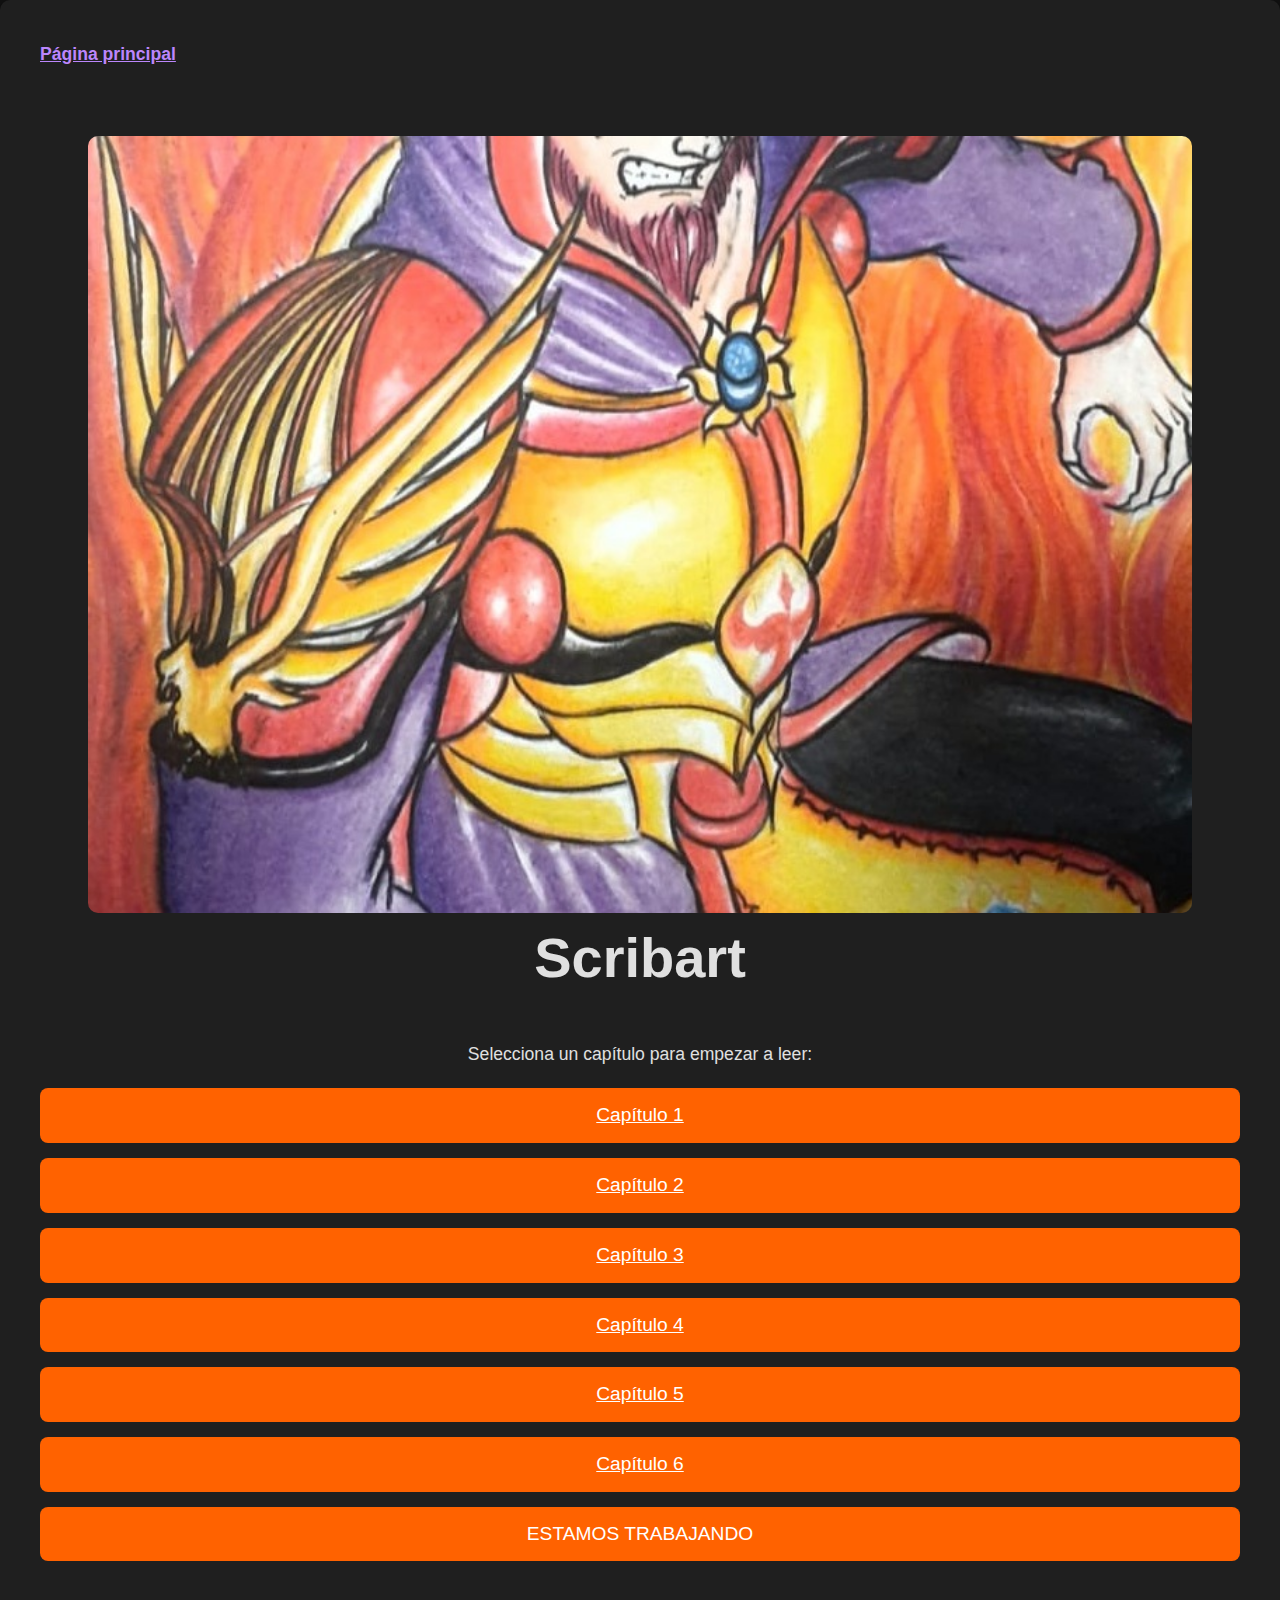
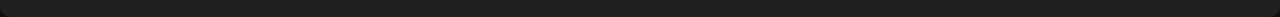
<file: mi-comic/index.html>
<!DOCTYPE html>
<html lang="es">
<head>
    <meta charset="UTF-8">
    <meta name="viewport" content="width=device-width, initial-scale=1.0">
    <title>Cómic</title>
    <link rel="stylesheet" href="styles.css">
</head>
<script>
    function mostrarMensaje() {
        alert("TOMATE UN ESPRESSO, ESTAMOS TRABAJANDO EN LO DEMAS ;)");
         // Redirige al siguiente capítulo
    }
</script>
<body>

    <div class="container">
        <a href="/..">Página principal</a>
        <div class="image_container">
            <img id="imagen" src="imagen1.jpg" alt="Imagen dinámica">
        </div>

        <h1>Scribart</h1>
        <p>Selecciona un capítulo para empezar a leer:</p>
        <ul>
            <li><a href="chapter1/index.html">Capítulo 1</a></li>
            <li><a href="chapter2/index.html">Capítulo 2</a></li>
            <li><a href="chapter3/index.html">Capítulo 3</a></li>
            <li><a href="chapter4/index.html">Capítulo 4</a></li>
            <li><a href="chapter5/index.html">Capítulo 5</a></li>
            <li><a href="chapter6/index.html">Capítulo 6</a></li>
            <li><a onclick="mostrarMensaje()">ESTAMOS TRABAJANDO</a></li>
        </ul>
    </div>

    <script>
        const imagenes = ["imagen1.jpg", "imagen2.jpg", "imagen3.jpg", "imagen4.jpg","imagen5.jpg","imagen6.jpeg","imagen7.jpg","imagen8.jpg","imagen9.jpeg","imagen10.jpg","imagen11.jpeg","imagen12.jpeg"];
        let indice = 0;

        function cambiarImagen() {
            indice = (indice + 1) % imagenes.length;
            document.getElementById("imagen").src = imagenes[indice];
        }

        setInterval(cambiarImagen, 3000); // Cambia cada 3 segundos
    </script>
</html>
</file>
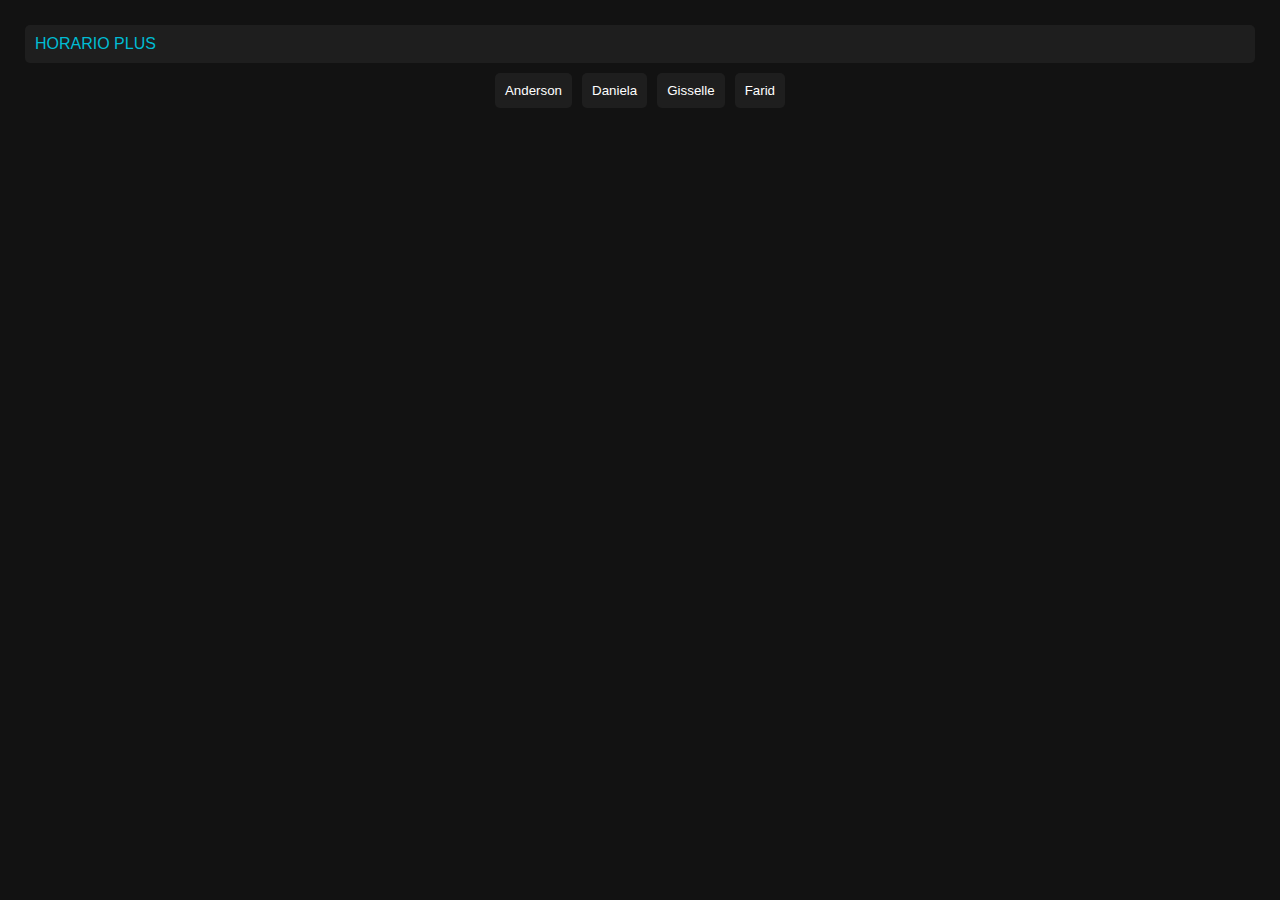
<file: subpagina/index.html>
<!DOCTYPE html>
<html lang="es">
<head>
    <meta charset="UTF-8">
    <meta name="viewport" content="width=device-width, initial-scale=1.0">
    <title>Horario</title>
    <style>
        body {
    font-family: Arial, sans-serif;
    background-color: #121212;
    color: #ffffff;
    margin: 0;
    padding: 20px;
}

#seleccion-horario {
    margin-bottom: 20px;
    text-align: center;
}

#seleccion-horario button {
    padding: 10px;
    margin: 5px;
    cursor: pointer;
    border: none;
    background-color: #1e1e1e;
    color: #ffffff;
    border-radius: 5px;
    transition: background-color 0.3s ease;
}

#seleccion-horario button:hover {
    background-color: #0404f8;
}

#horario {
    display: flex;
    flex-wrap: nowrap;
    overflow-x: scroll;
    padding: 10px;
}

.dia {
    min-width: 200px;
    margin: 10px;
    padding: 10px;
    border: 1px solid #333333;
    background-color: #1e1e1e;
    border-radius: 5px;
    box-shadow: 0 0 10px rgba(0,0,0,0.5);
}

.dia h2 {
    margin: 0 0 10px 0;
    color: #00bcd4;
}

.asignatura {
    margin-bottom: 10px;
    padding: 10px;
    border-radius: 5px;
    background-color: #333333;
}

.asignatura h3 {
    margin: 0 0 5px 0;
    font-size: 1.2em;
    color: #ffffff;
}

.asignatura p {
    margin: 5px 0;
    color: #cccccc;
}
p{
    margin: 0 0 10px 0;
    color: #00bcd4;
    
    padding: 10px;
    margin: 5px;
    cursor: pointer;
    border: none;
    background-color: #1e1e1e;
    border-radius: 5px;
    transition: background-color 0.3s ease;
}
    </style>
</head>
<body>
    <p>HORARIO PLUS</p>
    <div id="seleccion-horario"></div>
    <div id="horario"></div>
    <script>
const Familia_de_Horarios = {
"Anderson": [
    {
        "Código asignatura": 26686,
        "Nombre asignatura": "SEMINARIO DE TOP ESPECIALES I",
        "Grupo": "A",
        "Capacidad": 24,
        "Matriculados": 22,
        "Día": ["LUNES"],
        "Hora": ["14:00 - 17:00"],
        "Edificio": ["CIENCIAS HUMANAS II"],
        "Aula": ["505"],
        "Profesor": "HERNANDO ANDRES PULIDO LONDOÑO"
    },
    {
      "Código asignatura": 26678,
      "Nombre asignatura": "HISTORIOGRAFIA",
      "Grupo": "B",
      "Capacidad": 23,
      "Matriculados": 0,
      "Día": ["MIERCOLES"],
      "Hora": ["8:00 - 11:00"],
      "Edificio": ["CIENCIAS HUMANAS VIRGINIA GUTIERREZ DE PINEDA"],
      "Aula": ["510"],
      "Profesor": "ALFONSO ANTONIO FERNANDEZ VILLA"
    },
    {
        "Código asignatura": 26679,
        "Nombre asignatura": "TEORIA DE LA HIST",
        "Grupo": "B",
        "Capacidad": 23,
        "Matriculados": 0,
        "Día": ["MIERCOLES"],
        "Hora": ["14:00 - 17:00"],
        "Edificio": ["CIENCIAS HUMANAS II"],
        "Aula": ["512"],
        "Profesor": "MIGUEL DARIO CUADROS SANCHEZ"
    },
    {
        "Código asignatura": 26687,
        "Nombre asignatura": "HIST DE AMERICA LATINA I",
        "Grupo": "A",
        "Capacidad": 23,
        "Matriculados": 0,
        "Día": ["MARTES", "VIERNES"],
        "Hora": ["14:00 - 16:00", "8:00 - 10:00"],
        "Edificio": ["CIENCIAS HUMANAS VIRGINIA GUTIERREZ DE PINEDA"],
        "Aula": ["303"],
        "Profesor": "ROBINSON SALAZAR CARRENO"
    }
    ,{
    "Código asignatura": 26689,
    "Nombre asignatura": "ESTADISTICA",
    "Grupo": "A",
    "Capacidad": 32,
    "Matriculados": 31,
    "Día": ["JUEVES"],
    "Hora": ["15:00 - 18:00"],
    "Edificio": ["CIENCIAS HUMANAS VIRGINIA GUTIERREZ DE PINEDA"],
    "Aula": ["210"],
    "Profesor": "ARIEL GOMEZ MANTILLA"
  }

]
 ,
 "Daniela": [
    {
        "Código asignatura": 20274,
        "Nombre asignatura": "ANALISIS MATEMATICO I",
        "Grupo": "C",
        "Capacidad": 21,
        "Matriculados": 0,
        "Día": ["LUNES", "MARTES", "JUEVES"],
        "Hora": ["16:00 - 18:00", "10:00 - 12:00", "10:00 - 12:00"],
        "Edificio": ["CAMILO TORRES","CAMILO TORRES","CAMILO TORRES"],
        "Aula": ["--","306","306"],
        "Profesor": ["SERGIO ANDRES PEREZ LEON","SERGIO ANDRES PEREZ LEON","SERGIO ANDRES PEREZ LEON"]
       },
    {
        "Código asignatura": 24171,
        "Nombre asignatura": "ANALISIS NUMERICO",
        "Grupo": "B1",
        "Capacidad": 22,
        "Matriculados": 0,
        "Día": ["MIERCOLES", "VIERNES"],
        "Hora": ["08:00 - 10:00", "08:00 - 10:00"],
        "Edificio": ["CAMILO TORRES", "CAMILO TORRES"],
        "Aula": ["505", "505"],
        "Profesor": "JULIO CESAR CARRILLO ESCOBAR"
    },
    {
        "Código asignatura": 24181,
        "Nombre asignatura": "OPTIMIZACION",
        "Grupo": "B",
        "Capacidad": 30,
        "Matriculados": 0,
        "Día": ["MARTES", "JUEVES"],
        "Hora": ["08:00 - 10:00", "08:00 - 10:00"],
        "Edificio": "CAMILO TORRES",
        "Aula": "307",
        "Profesor": "ELDER JESUS VILLAMIZAR ROA"
    },
    {
        "Código asignatura": 24784,
        "Nombre asignatura": "TOPICOS EN ESTADISTICA",
        "Grupo": "C",
        "Capacidad": 20,
        "Matriculados": 0,
        "Día": ["LUNES", "MIERCOLES"],
        "Hora": ["10:00 - 12:00", "10:00 - 12:00"],
        "Edificio": ["CAMILO TORRES", "CAMILO TORRES"],
        "Aula": ["507", "507"],
        "Profesor": "ANDRES SEBASTIAN RIOS GUTIERREZ"
    },
    {
        "Código asignatura": 23426,
        "Nombre asignatura": "INGLES III",
        "Grupo": "A02",
        "Capacidad": 22,
        "Matriculados": 22,
        "Día": ["LUNES", "MIERCOLES", "VIERNES"],
        "Hora": ["7:00 - 8:00", "6:00 - 8:00", "6:00 - 8:00"],
        "Edificio": "VIRGINIA GUTIERREZ DE PINEDA",
        "Aula": "302",
        "Profesor": "MONICA ANDREA PINEDA CASTELLANOS"
      }
]
,
"Gisselle": [
    {
        "Código asignatura": 23423,
        "Nombre asignatura": "CULTURA FISICA Y DEPORTIVA",
        "Grupo": "A07",
        "Matriculados": 27,
        "Día": [
            "LUNES",
            "MIERCOLES"
        ],
        "Hora": [
            "6:00 - 7:00",
            "6:00 - 7:00"
        ],
        "Edificio": "Canchas",
        "Aula": "00",
        "Profesor": "JAVIER GILMAR TOLOZA ARCINIEGAS"
    },
    {
        "Código asignatura": 23425,
        "Nombre asignatura": "INGLES II",
        "Grupo": "E04",
        "Capacidad": 20,
        "Matriculados": 20,
        "Día": [
            "LUNES",
            "MIERCOLES",
            "VIERNES"
        ],
        "Hora": [
            "15:00 - 16:00",
            "14:00 - 16:00",
            "14:00 - 16:00"
        ],
        "Edificio": [
            ""
        ],
        "Aula": [
            ""
        ],
        "Profesor": ""
    },
    {
        "Código asignatura": 27132,
        "Nombre asignatura": "INTRODUCCION A LA INGENIERIA",
        "Grupo": "B2",
        "Capacidad": 25,
        "Matriculados": 24,
        "Día": [
            "MARTES",
            "JUEVES"
        ],
        "Hora": [
            "8:00 - 10:00",
            "8:00 - 10:00"
        ],
        "Edificio": [
            ""
        ],
        "Aula": [
            ""
        ],
        "Profesor": [
            "ELSIDA RAMIREZ SIERRA",
            "JORGE LUIS CARDENAS RANGEL"
        ]
    },
    {
        "Código asignatura": 22950,
        "Nombre asignatura": "FISICA I",
        "Grupo": "B6B",
        "Capacidad": 14,
        "Matriculados": 14,
        "Día": [
            "MIERCOLES",
            "MIERCOLES",
            "JUEVES",
            "VIERNES"
        ],
        "Hora": [
            "8:00 - 10:00",
            "16:00 - 18:00",
            "10:00 - 11:00",
            "8:00 - 10:00"
        ],
        "Edificio": [
            "CAMILO TORRES",
            "LABORATORIOS LIVIANOS",
            "CAMILO TORRES",
            "CAMILO TORRES"
        ],
        "Aula": [
            "402",
            "311",
            "402",
            "402"
        ],
        "Profesor": ["CAMILO ARTURO SUAREZ BALLESTEROS","HOLGER GIOVANNI QUINTERO SANTANDER"]
    },
    {
        "Código asignatura": 20253,
        "Nombre asignatura": "CALCULO II",
        "Grupo": "F8",
        "Capacidad": 30,
        "Matriculados": 30,
        "Día": [
            "MARTES",
            "VIERNES"
        ],
        "Hora": [
            "16:00 - 18:00",
            "16:00 - 18:00"
        ],
        "Edificio": [
            "LABORATORIOS PESADOS",
            "CAMILO TORRES"
        ],
        "Aula": [
            "312",
            "302"
        ],
        "Profesor": "JOSE GABRIEL ACEVEDO HABEYCH"
    }
]
,
"Farid":[
    {
        "Codigo asignatura": 29205,
        "Nombre asignatura": "CATEDRA UIS",
        "Grupo": "PE1",
        "Matriculados": 40,
        "Día": ["LUNES"],
        "Hora": ["14:00 - 16:00"],
        "Edificio": "",
        "Aula": "",
        "Profesor": "JORGE ANDRÉS ROJAS GÓMEZ"
    },
    {
        "Codigo asignatura": 20252,
        "Nombre asignatura": "CÁLCULO I",
        "Grupo": "PF5",
        "Matriculados": 40,
        "Día": ["LUNES", "MARTES", "JUEVES"],
        "Hora": ["16:00 - 18:00", "16:00 - 18:00", "16:00 - 18:00"],
        "Edificio": "INGENIERÍA INDUSTRIAL",
        "Aula": "502",
        "Profesor": "JORGE ANDRÉS ROJAS GÓMEZ"
    },
    {
        "Codigo asignatura": 20273,
        "Nombre asignatura": "GEOMETRÍA EUCLIDIANA",
        "Grupo": "PC1",
        "Matriculados": 25,
        "Día": ["MARTES", "JUEVES", "VIERNES"],
        "Hora": ["10:00 - 12:00", "10:00 - 12:00", "10:00 - 12:00"],
        "Edificio": "CAMILO TORRES",
        "Aula": "506",
        "Profesor": "CARLOS WILSON RODRÍGUEZ CÁRDENAS"
    },
    {
        "Codigo asignatura": 22979,
        "Nombre asignatura": "ÁLGEBRA LINEAL I",
        "Grupo": "PF1",
        "Matriculados": 27,
        "Día": ["LUNES", "MARTES", "VIERNES"],
        "Hora": ["16:00 - 18:00", "16:00 - 18:00", "16:00 - 18:00"],
        "Edificio": "CAMILO TORRES",
        "Aula": "303",
        "Profesor": "DUWAMG ALEXIS PRADA MARÍN"
    },
    {
        "Codigo asignatura": 23423,
        "Nombre asignatura": "CULTURA FÍSICA Y DEPORTIVA",
        "Grupo": "PB1",
        "Matriculados": 27,
        "Día": ["MARTES", "JUEVES"],
        "Hora": ["08:00 - 09:00", "08:00 - 09:00"],
        "Edificio": "Canchas",
        "Aula": "00",
        "Profesor": "JAVIER GILMAR TOLOZA ARCINIEGAS"
    },
    {
        "Codigo asignatura": 24173,
        "Nombre asignatura": "PROGRAMACIÓN I",
        "Grupo": "PE2",
        "Matriculados": 25,
        "Día": ["MIERCOLES", "VIERNES"],
        "Hora": ["14:00 - 16:00", "13:00 - 16:00"],
        "Edificio": "INGENIERÍA QUÍMICA",
        "Aula": "231",
        "Profesor": "CAMILO EDUARDO GONZÁLEZ GUERRERO"
    },
    {
        "Codigo asignatura": 25124,
        "Nombre asignatura": "TALLER DE LENGUAJE I",
        "Grupo": "PB1",
        "Matriculados": 22,
        "Día": ["LUNES", "MIERCOLES"],
        "Hora": ["08:00 - 10:00", "08:00 - 10:00"],
        "Edificio": "JORGE BAUTISTA VESGA",
        "Aula": "410",
        "Profesor": "MARJELIS VIRGINIA JAIMES MOGOLLÓN"
    }
]

};

const diasOrdenados = ["LUNES", "MARTES", "MIERCOLES", "JUEVES", "VIERNES"];

function mostrarSeleccionHorario(familia) {
    const contenedorSeleccion = document.getElementById('seleccion-horario');
    contenedorSeleccion.innerHTML = '';

    for (const nombre in familia) {
        const boton = document.createElement('button');
        boton.innerText = nombre;
        boton.addEventListener('click', () => crearHorario(familia[nombre]));
        contenedorSeleccion.appendChild(boton);
    }
}

function crearHorario(horario) {
    const contenedor = document.getElementById('horario');
    contenedor.innerHTML = ''; // Limpiar el contenedor antes de agregar nuevo contenido

    const dias = {};

    horario.forEach(clase => {
        clase.Día.forEach((dia, index) => {
            if (!dias[dia]) {
                dias[dia] = [];
            }

            // Verificar si los valores son arrays o no
            const edificio = Array.isArray(clase.Edificio) ? clase.Edificio[index] : clase.Edificio;
            const aula = Array.isArray(clase.Aula) ? clase.Aula[index] : clase.Aula;
            const profesor = Array.isArray(clase.Profesor) ? clase.Profesor[index] : clase.Profesor;
            const grupo = Array.isArray(clase.Grupo) ? clase.Grupo[index] : clase.  Grupo;
            dias[dia].push({
                "Nombre asignatura": clase["Nombre asignatura"],
                "Grupo":grupo,
                "Hora": clase.Hora[index],
                "Edificio": edificio,
                "Aula": aula,
                "Profesor": profesor
            });
        });
    });

    // Ordenar los días de la semana
    const diasOrdenados = ["LUNES", "MARTES", "MIERCOLES", "JUEVES", "VIERNES"];

    diasOrdenados.forEach(dia => {
        if (dias[dia]) {
            // Ordenar las asignaturas por hora
            dias[dia].sort((a, b) => {
                const getMinutes = (time) => {
                    const [hours, minutes] = time.split(' - ')[0].split(':').map(Number);
                    return hours * 60 + minutes;
                };

                return getMinutes(a.Hora) - getMinutes(b.Hora);
            });

            const diaDiv = document.createElement('div');
            diaDiv.classList.add('dia');
            const diaTitulo = document.createElement('h2');
            diaTitulo.innerText = dia;
            diaDiv.appendChild(diaTitulo);

            dias[dia].forEach(clase => {
                const claseDiv = document.createElement('div');
                claseDiv.classList.add('asignatura');
                claseDiv.innerHTML = `
                    <h3>${clase["Nombre asignatura"]} ${clase["Grupo"]}</h3>
                    <p>Hora: ${clase.Hora}</p>
                    <p>Edificio: ${clase.Edificio}</p>
                    <p>Aula: ${clase.Aula}</p>
                    <p>Profesor: ${clase.Profesor}</p>
                `;
                diaDiv.appendChild(claseDiv);
            });

            contenedor.appendChild(diaDiv);
        }
    });
}

mostrarSeleccionHorario(Familia_de_Horarios);

    </script>
</body>
</html>
</file>
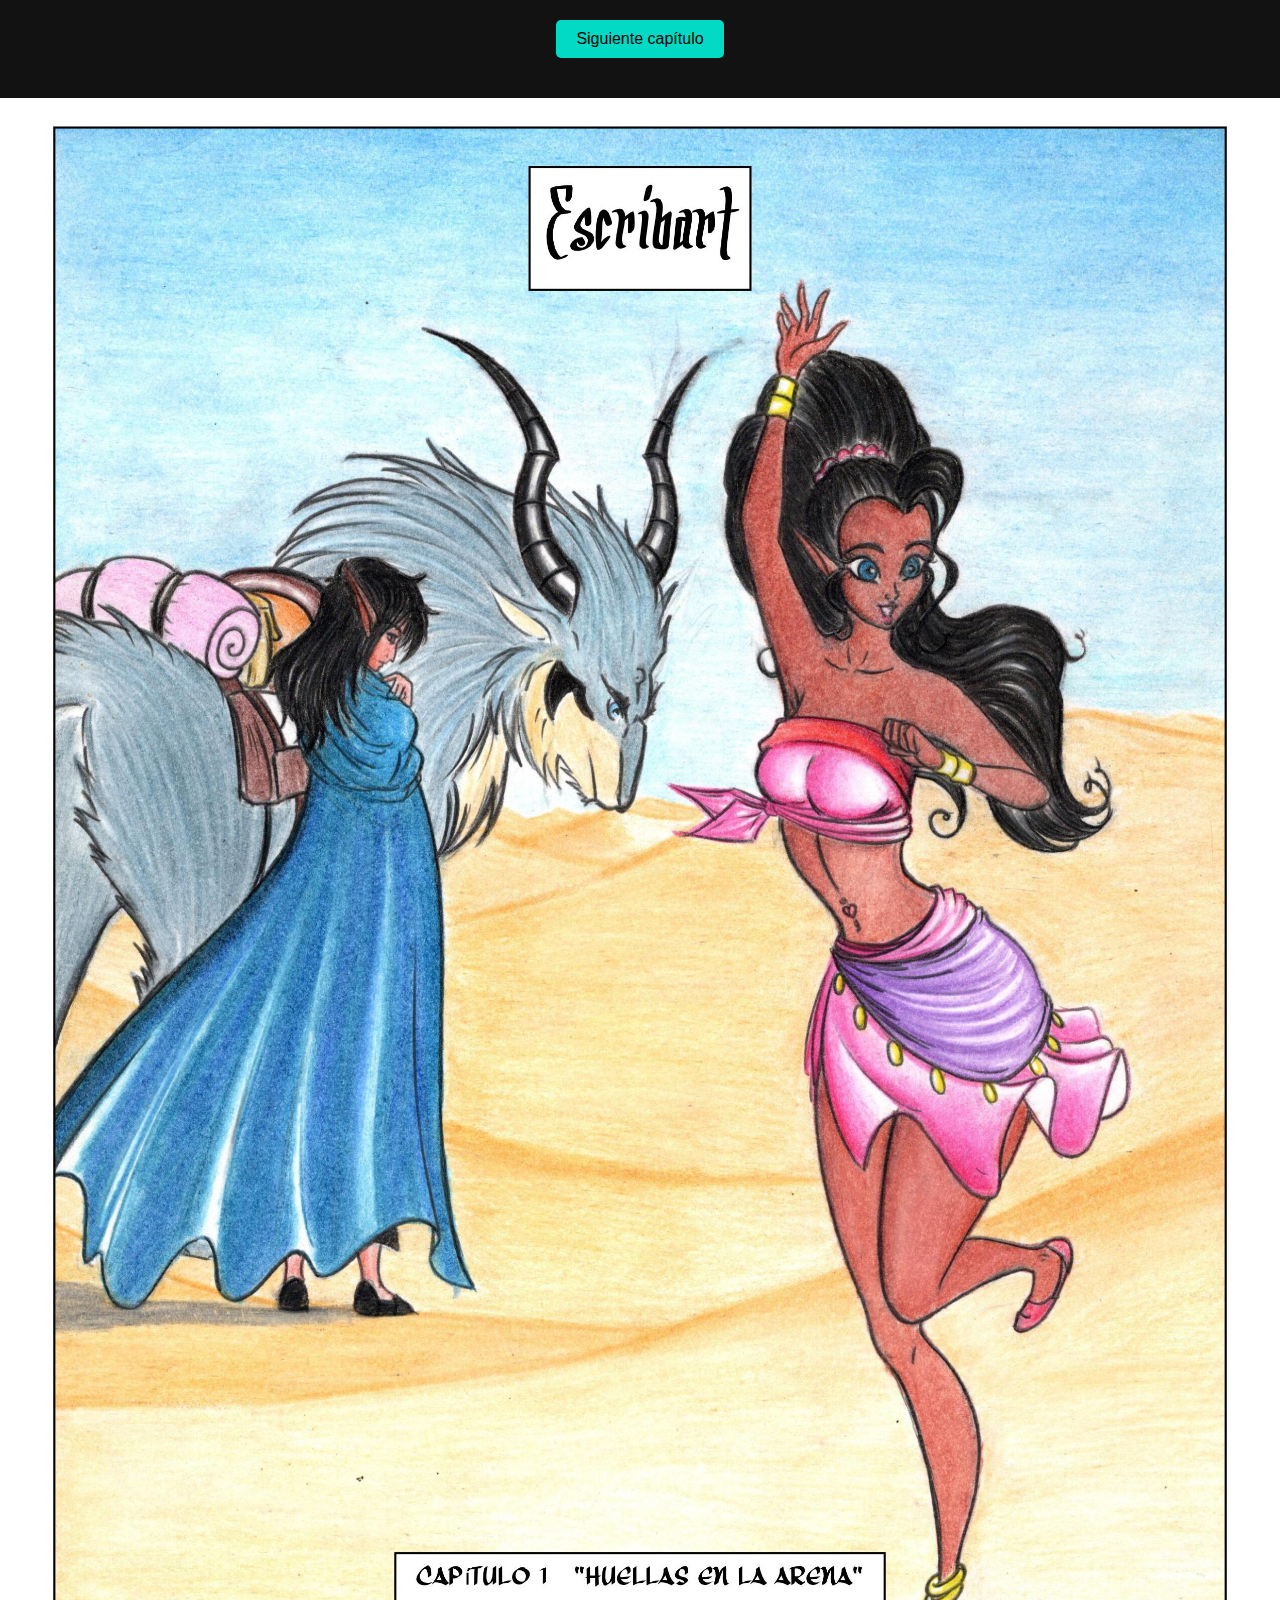
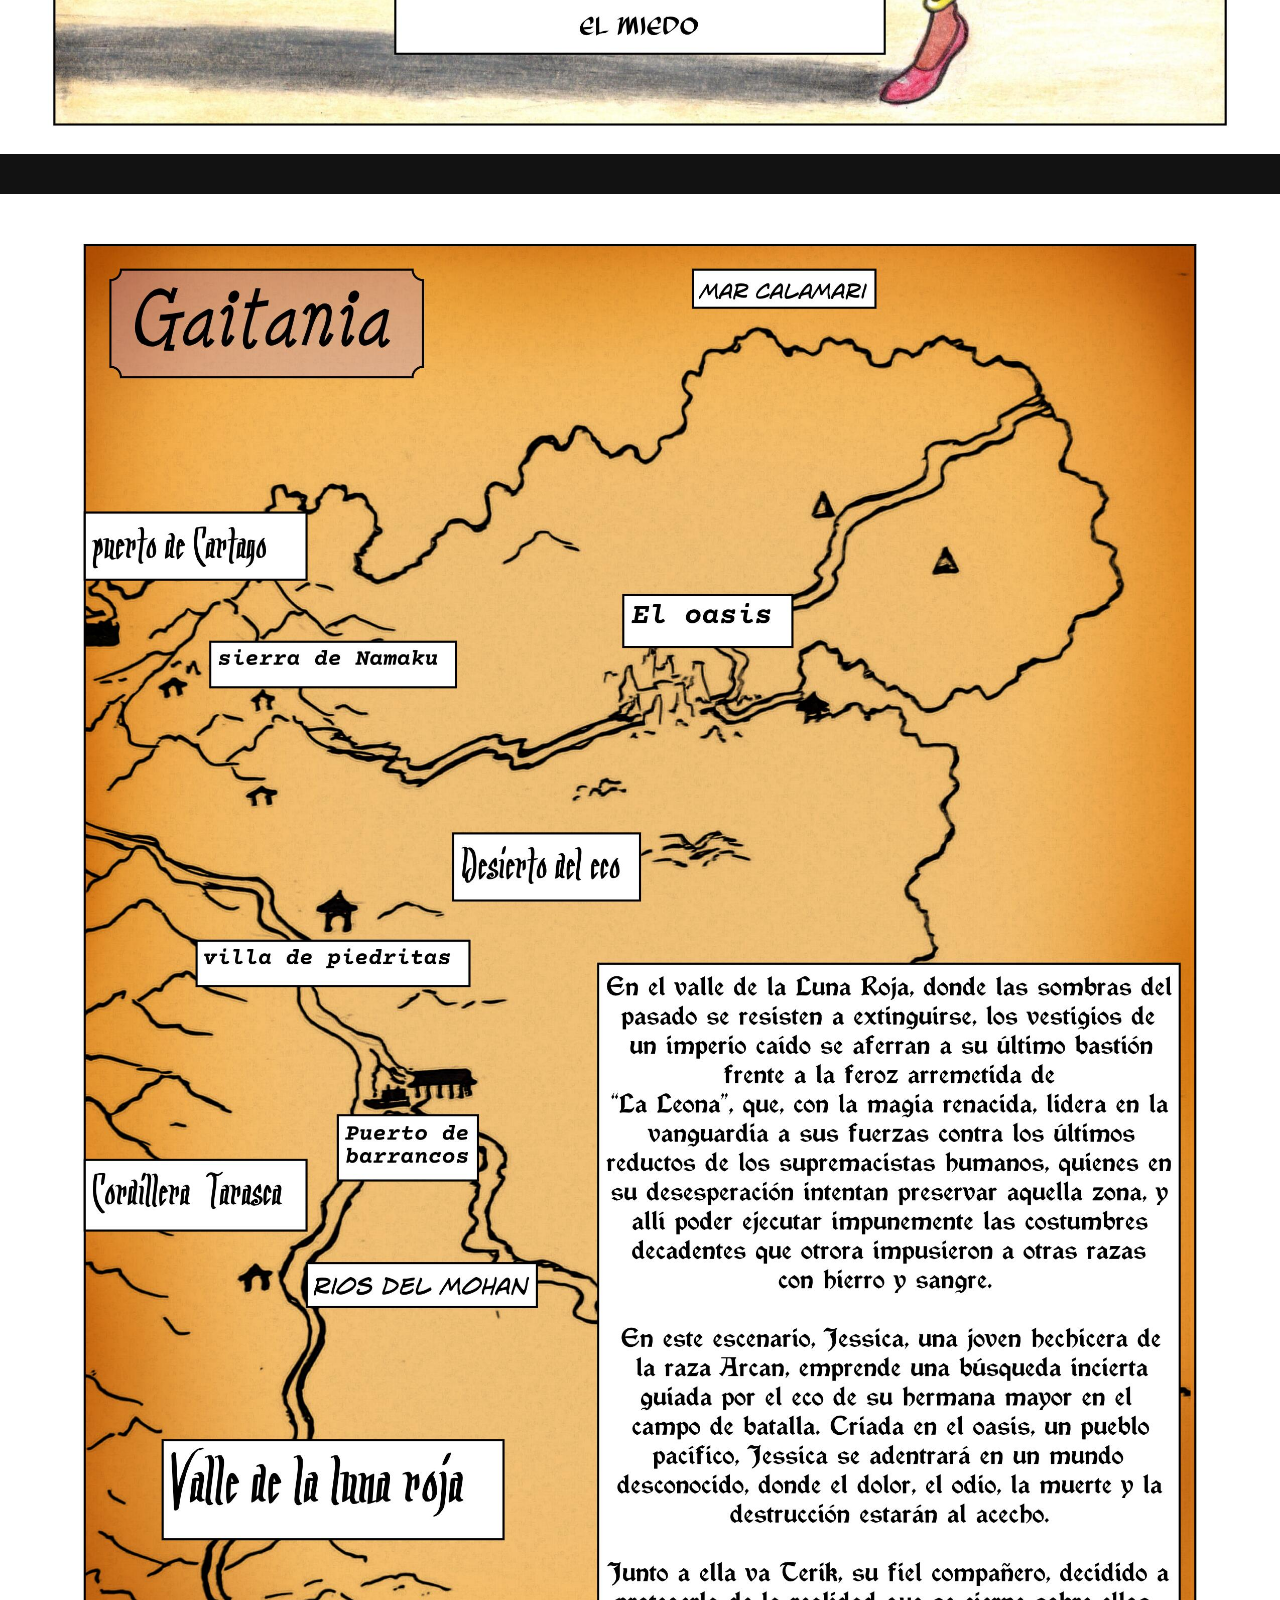
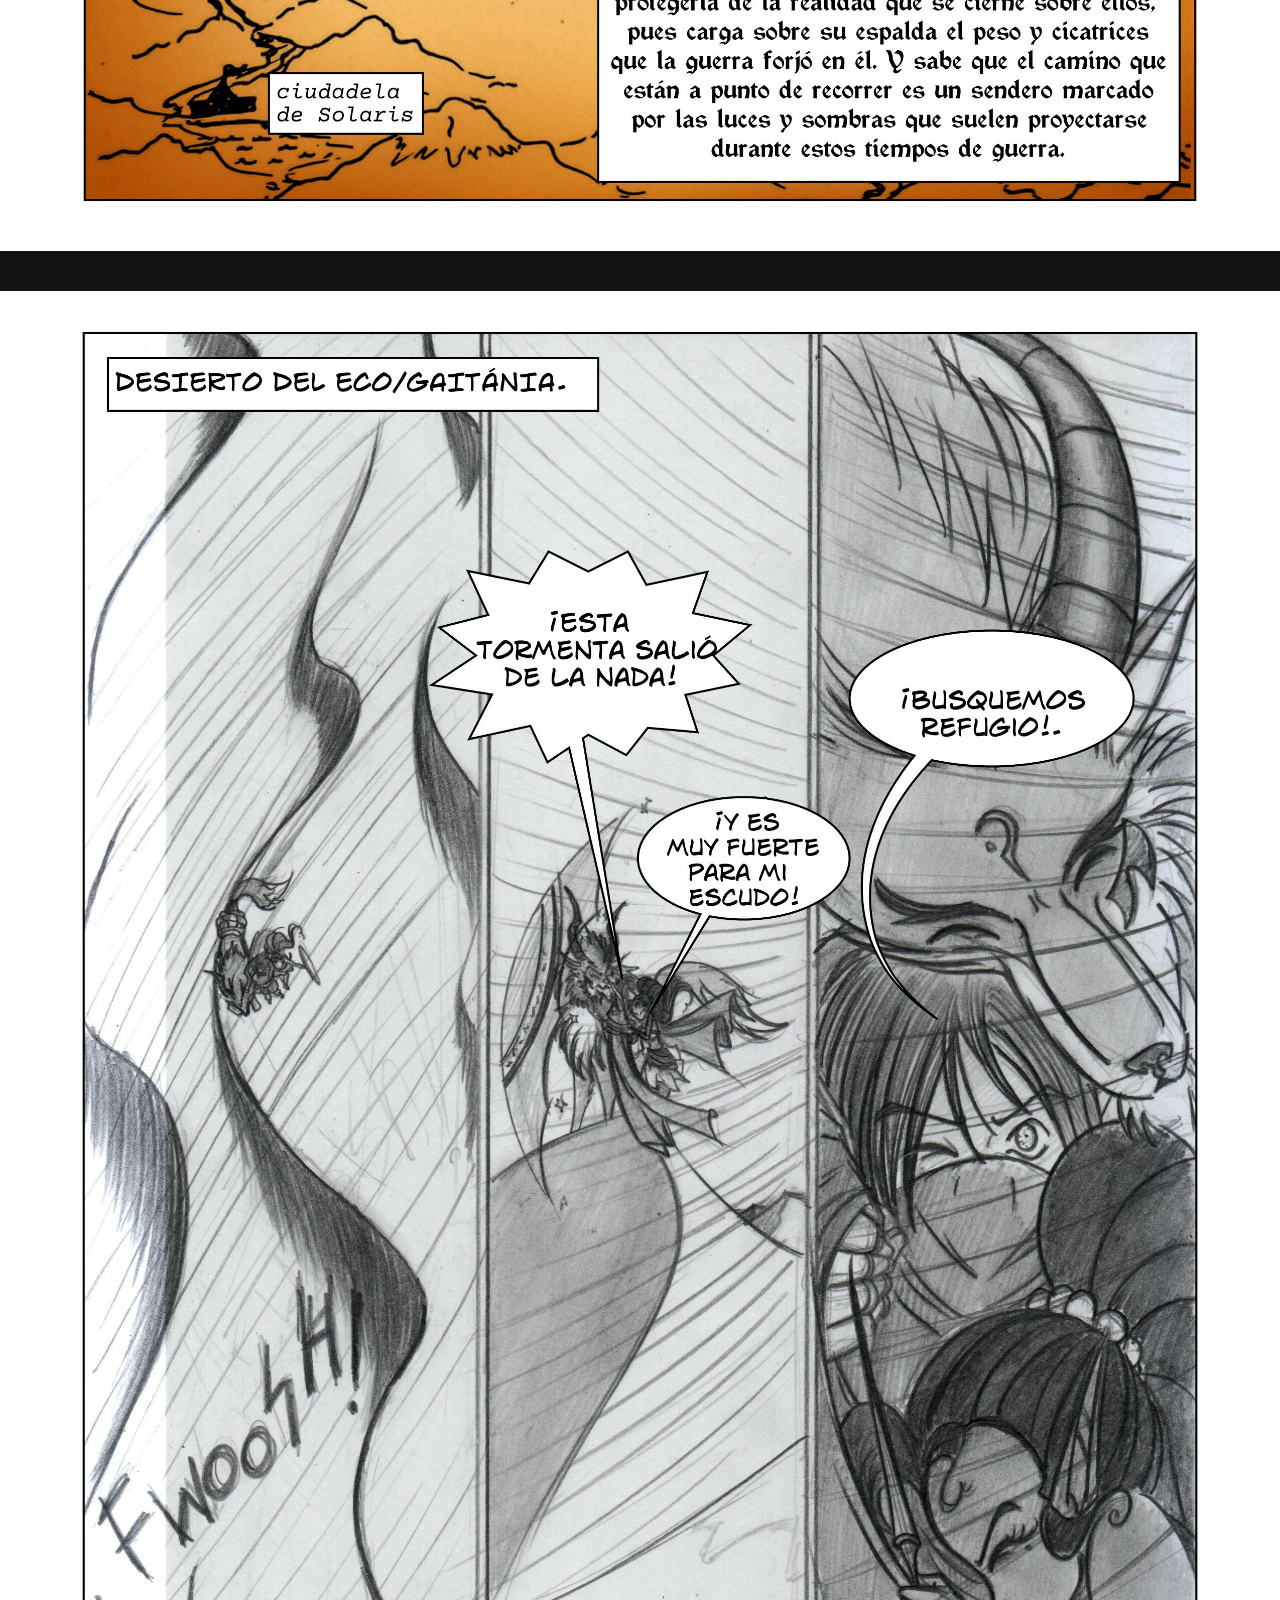
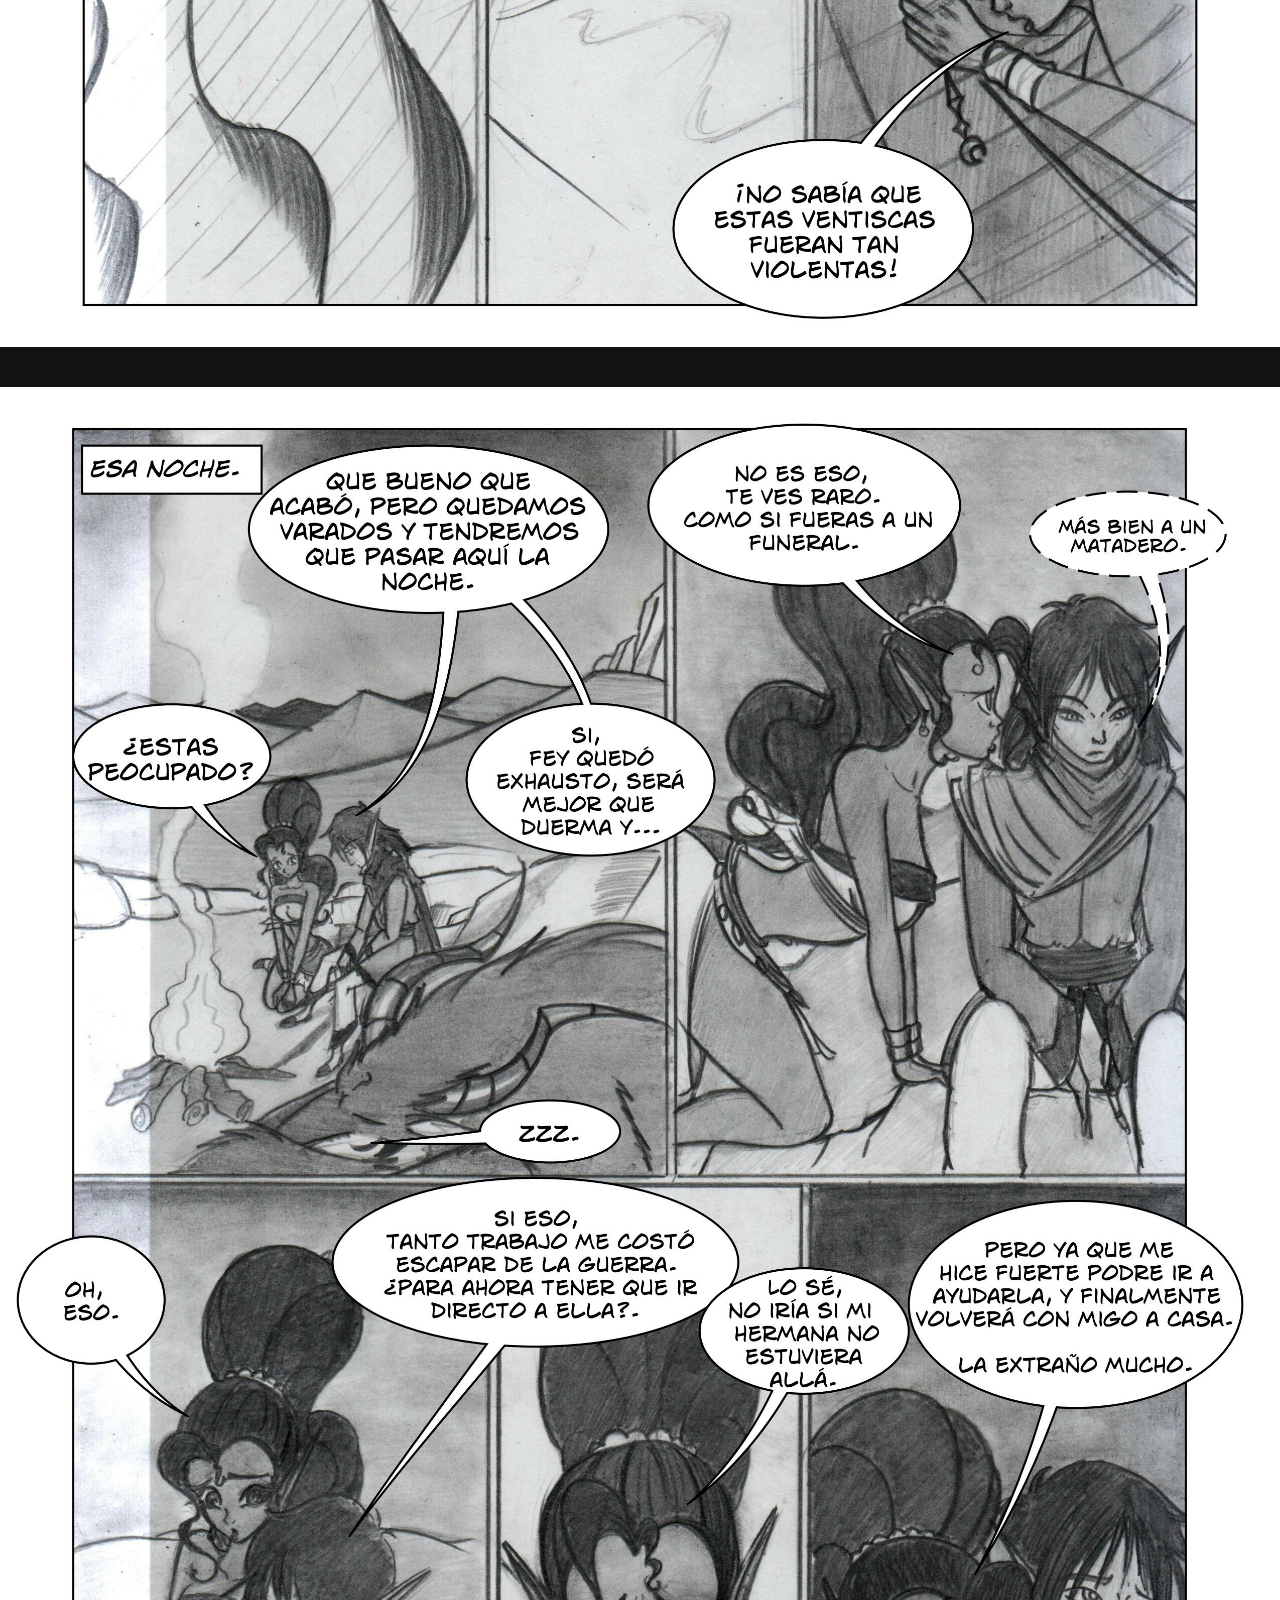
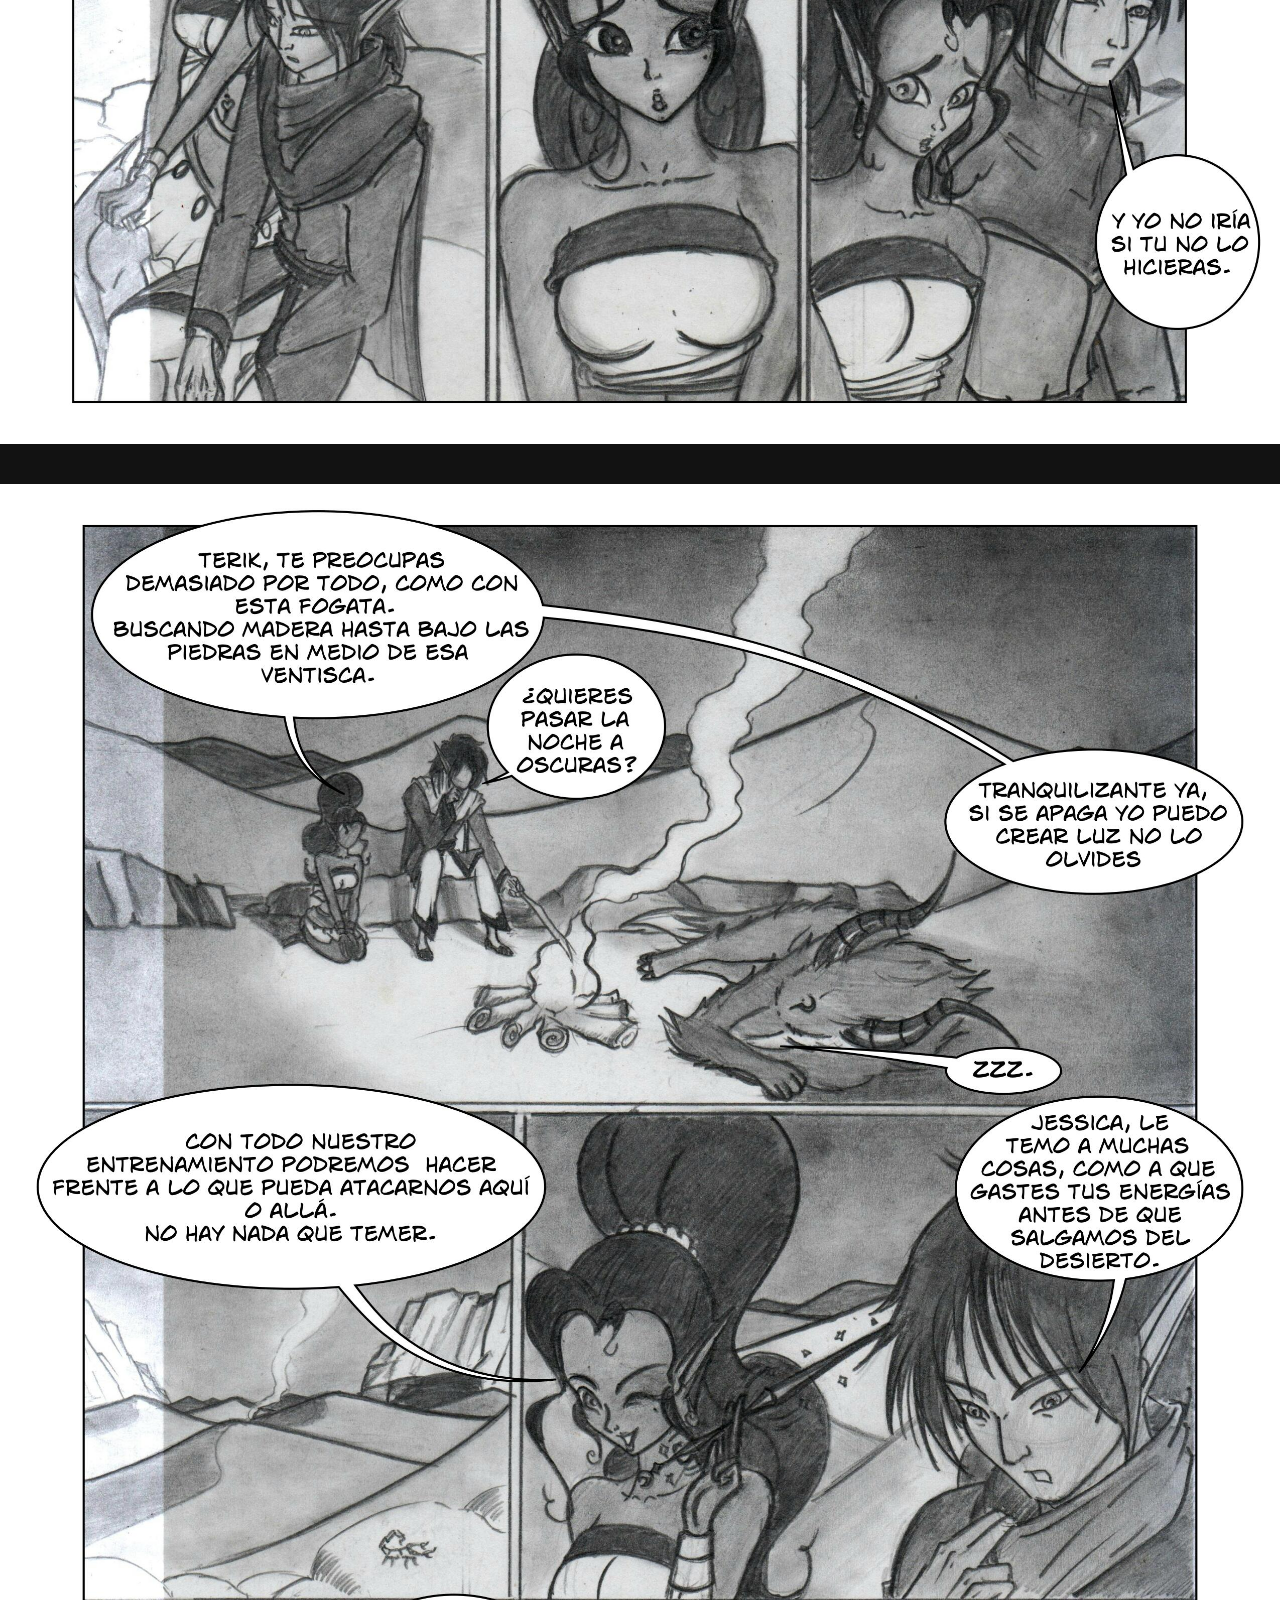
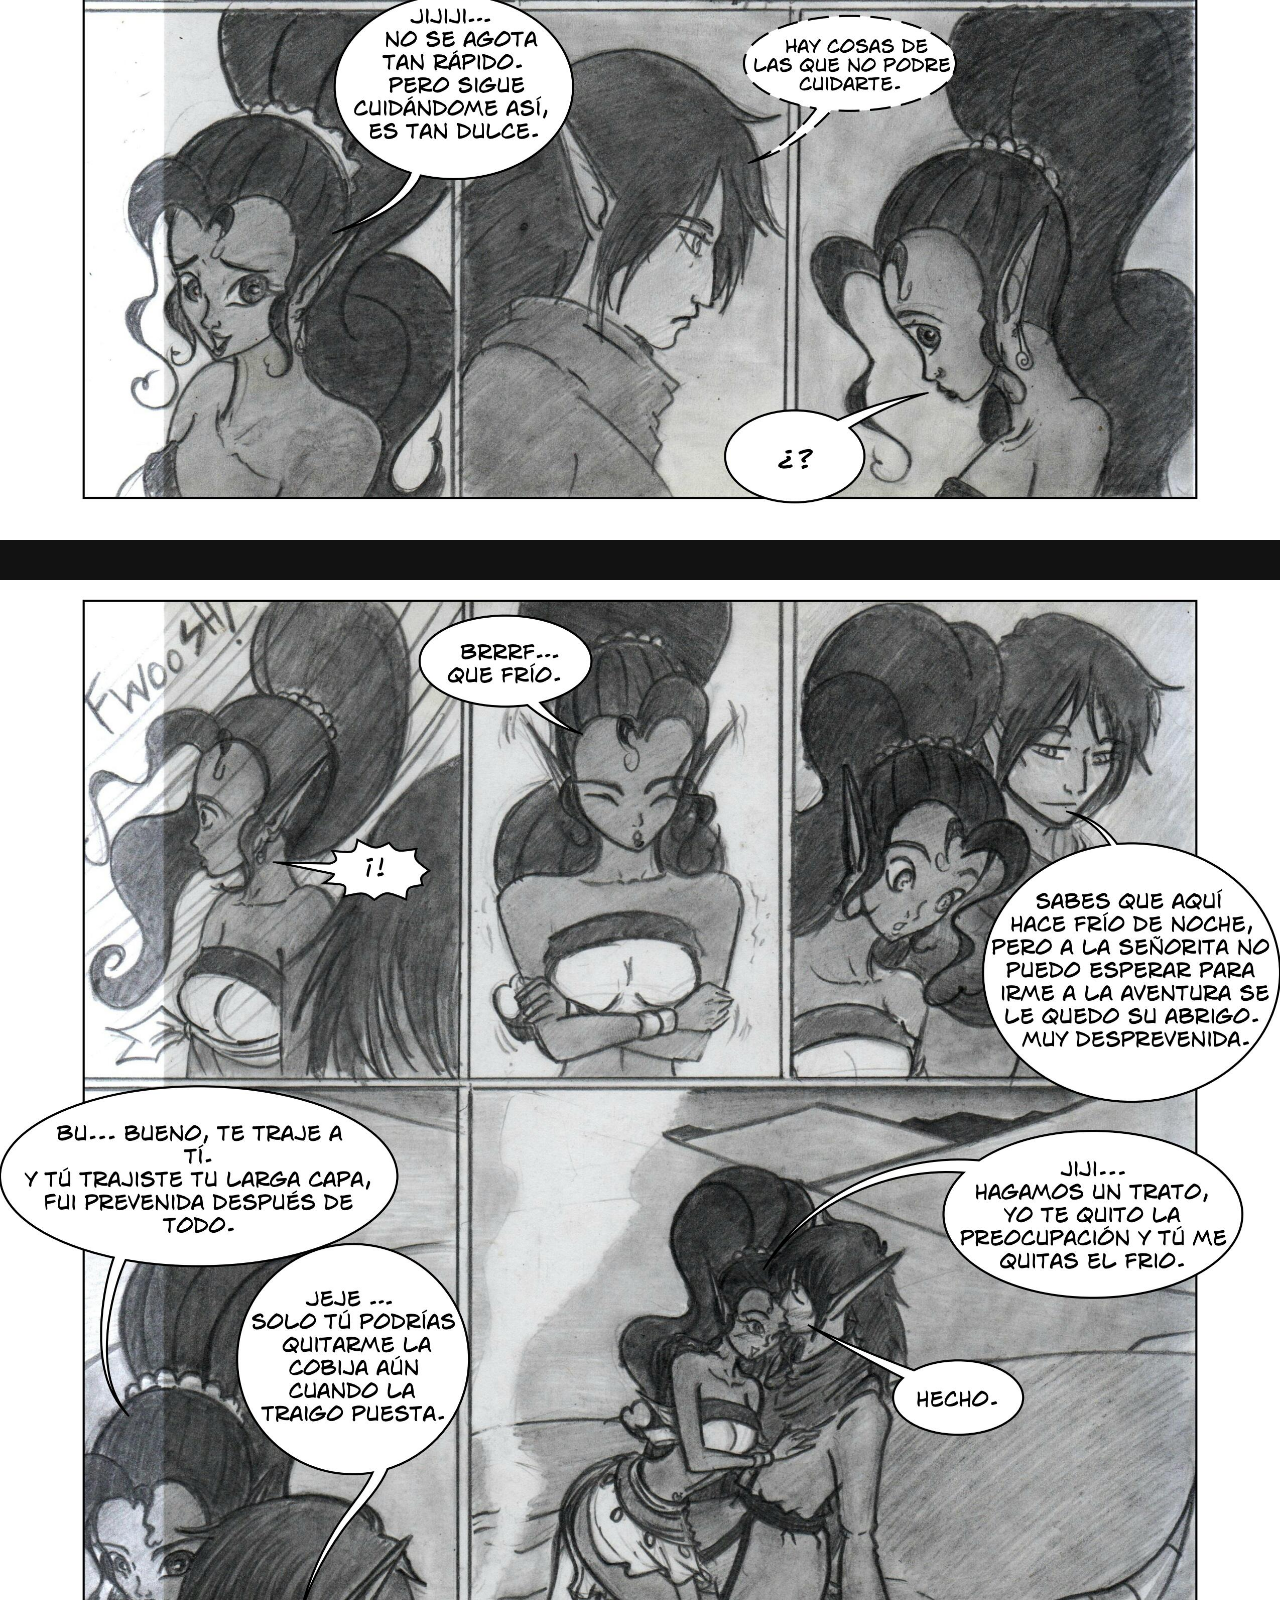
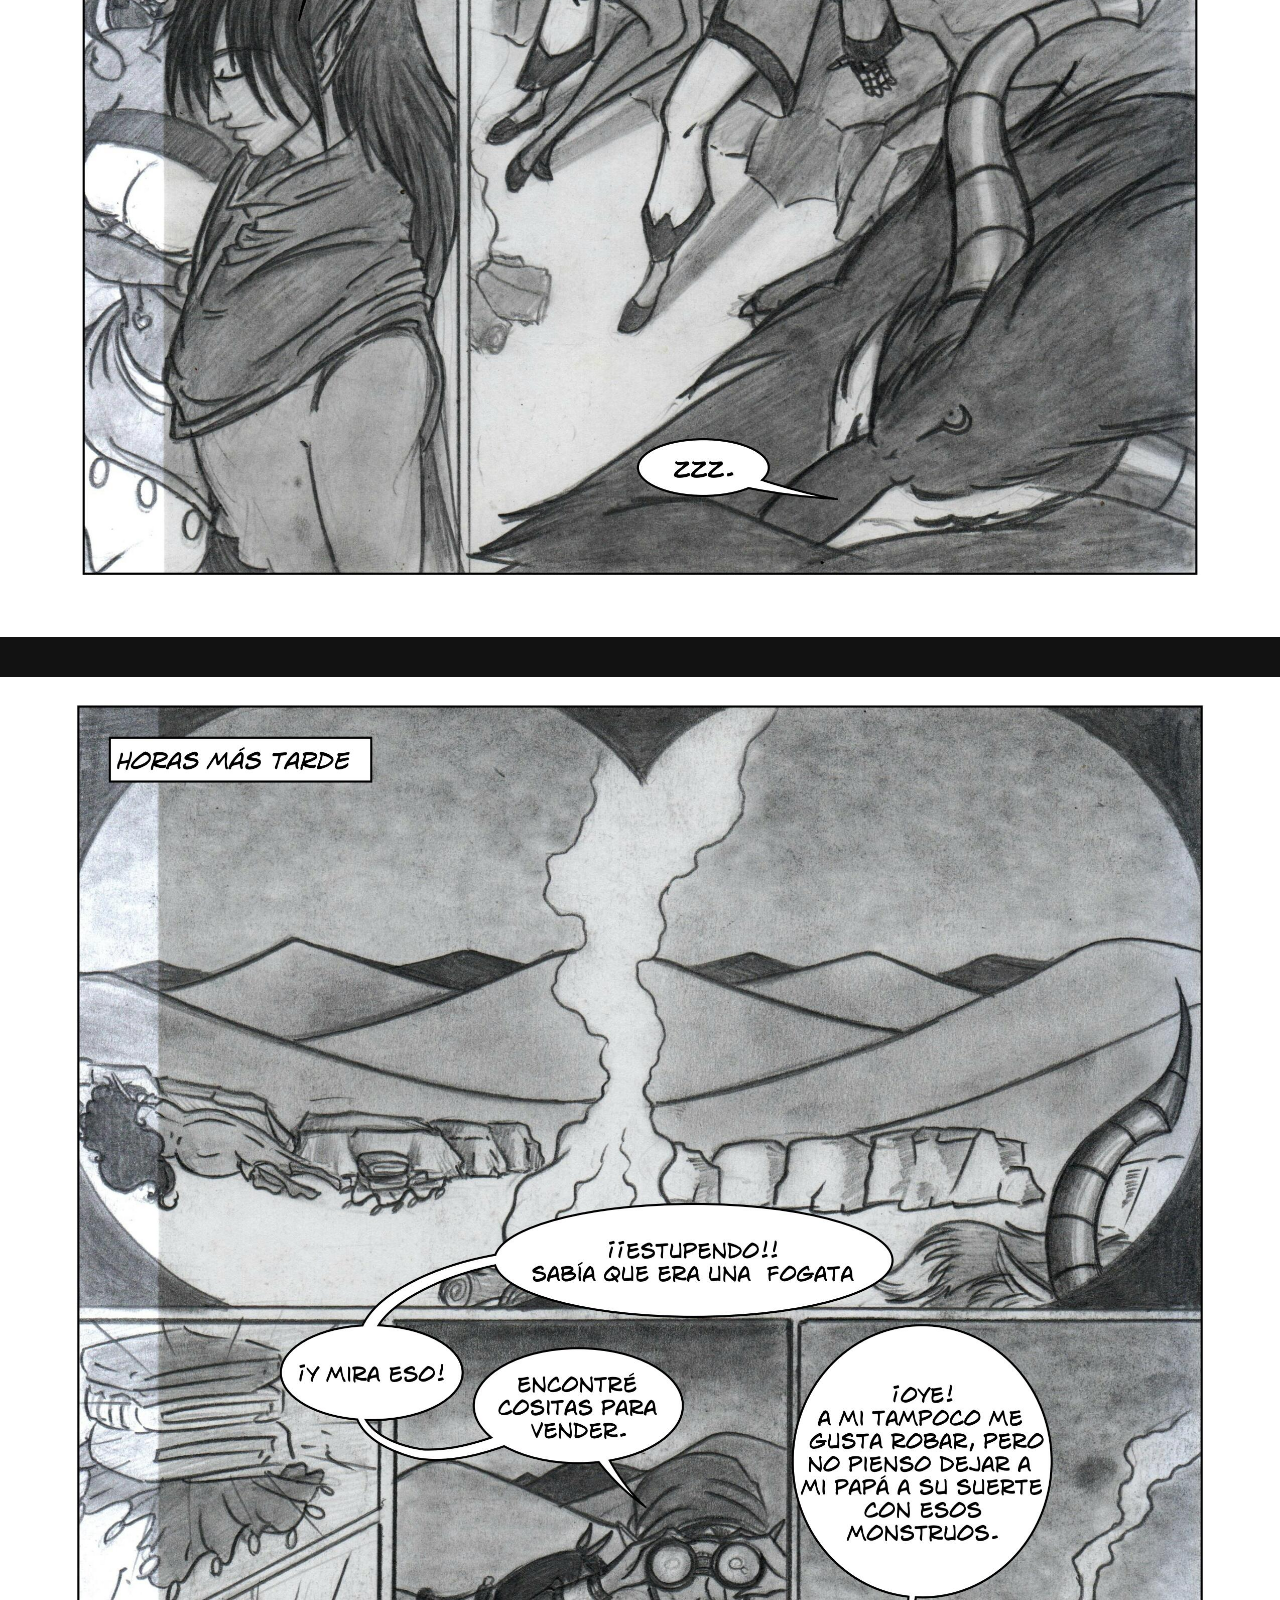
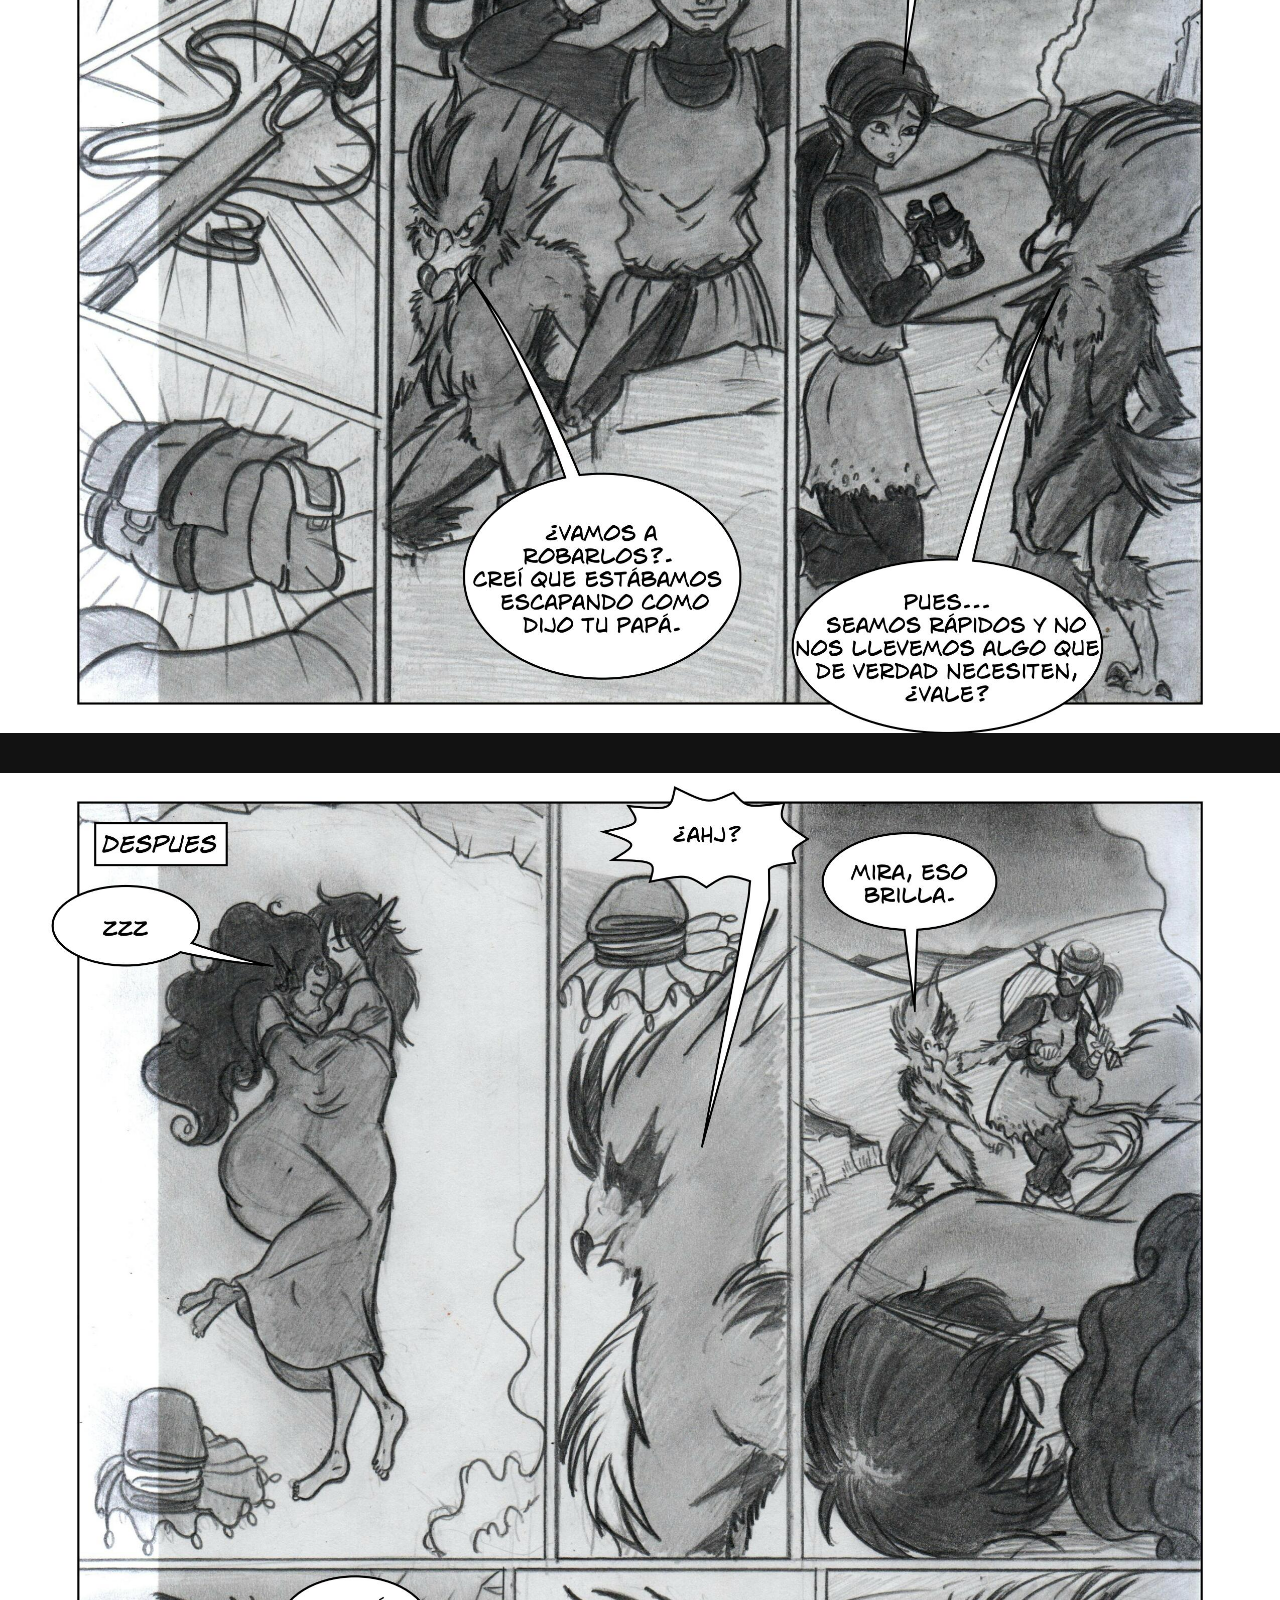
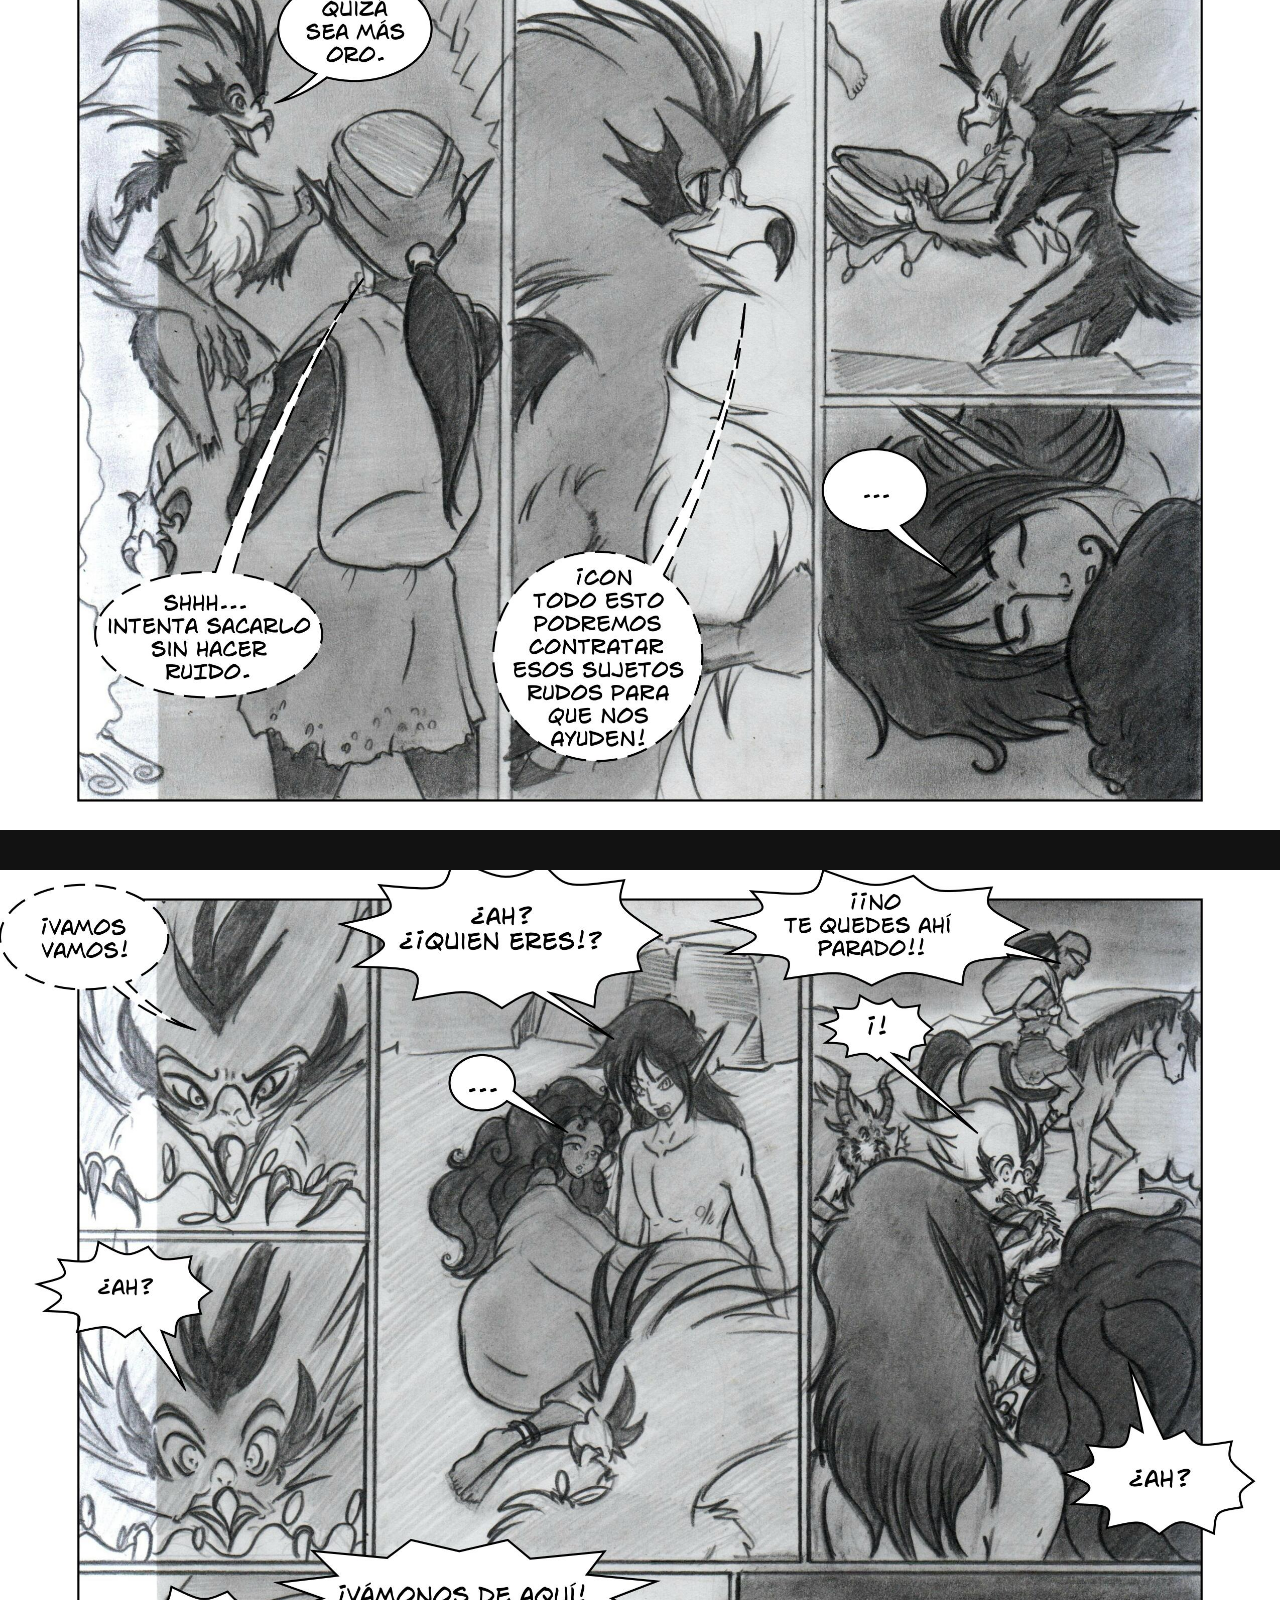
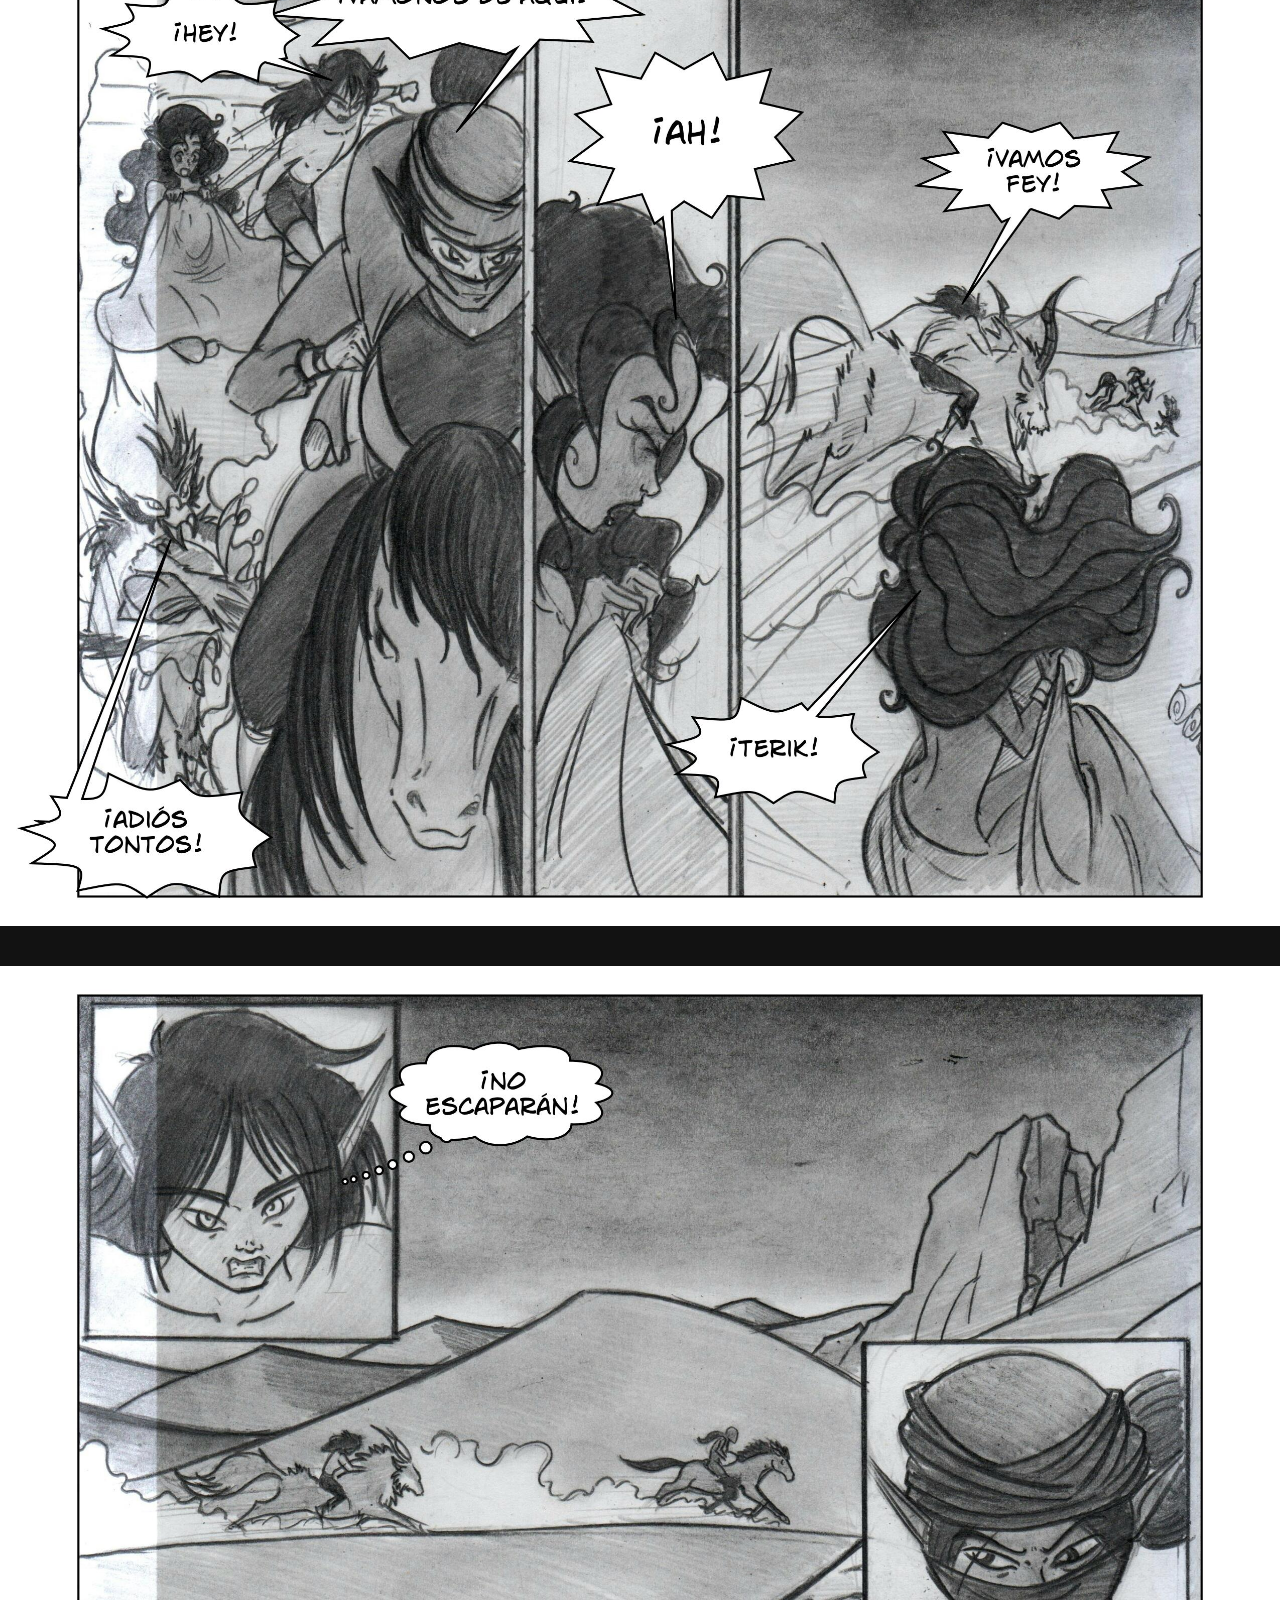
<file: mi-comic/chapter1/index.html>
<!DOCTYPE html>
<html lang="es">
<head>
    <meta charset="UTF-8">
    <meta name="viewport" content="width=device-width, initial-scale=1.0">
    <title>Cómic - Capítulo 1</title>
    <style>
        /* Estilo general */
        body {
            background-color: #121212; /* Fondo oscuro */
            color: #e0e0e0; /* Texto claro */
            font-family: 'Arial', sans-serif;
            margin: 0;
            padding: 0;
            line-height: 1.6;
        }

        /* Contenedor principal */
        .container {
            max-width: 1000px;
            margin: 0 auto;
            padding: 20px;
        }

        /* Encabezados */
        h1, h2, h3 {
            color: #ffffff; /* Color de los encabezados */
        }

        /* Estilos para enlaces */
        a {
            color: #bb86fc;
            text-decoration: none;
        }

        a:hover {
            color: #03dac6; /* Efecto hover */
        }

        /* Estilos para imágenes */
        img {
            max-width: 100%;
            height: auto;
            display: block;
            margin: 0 auto;
            padding: 20px 0;
        }

        /* Botones */
        button {
            background-color: #03dac6;
            color: #000000;
            border: none;
            padding: 10px 20px;
            cursor: pointer;
            font-size: 16px;
            border-radius: 5px;
            display: block;
            margin: 20px auto;
        }

        button:hover {
            background-color: #018786;
        }

        /* Estilos de navegación */
        nav {
            background-color: #1f1f1f;
            padding: 10px;
            text-align: center;
        }

        nav a {
            color: #e0e0e0;
            margin: 0 15px;
        }

        nav a:hover {
            color: #03dac6;
        }

        /* Estilo de pie de página */
        footer {
            background-color: #1f1f1f;
            color: #e0e0e0;
            text-align: center;
            padding: 20px;
            margin-top: 30px;
        }
    </style>
    <script>
        function mostrarMensaje() {
            alert("TOMATE UN ESPRESSO, ESTAMOS TRABAJANDO EN LO DEMAS ;)");
             // Redirige al siguiente capítulo
        }
    </script>
</head>
<body>
    <button onclick="window.location.href='../chapter2/index.html'" >Siguiente capítulo</button>

    <div class="comic-container">
<!-- Capítulo 1 imágenes -->
<img src="./Page_01.jpg" alt="Cómic Imagen 1">
<img src="./Page_02.jpg" alt="Cómic Imagen 2">
<img src="./Page_03.jpg" alt="Cómic Imagen 3">
<img src="./Page_04.jpg" alt="Cómic Imagen 4">
<img src="./Page_05.jpg" alt="Cómic Imagen 5">
<img src="./Page_06.jpg" alt="Cómic Imagen 6">
<img src="./Page_07.jpg" alt="Cómic Imagen 7">
<img src="./Page_08.jpg" alt="Cómic Imagen 8">
<img src="./Page_09.jpg" alt="Cómic Imagen 9">
<img src="./Page_10.jpg" alt="Cómic Imagen 10">
<img src="./Page_11.jpg" alt="Cómic Imagen 11">
<img src="./Page_12.jpg" alt="Cómic Imagen 12">
<img src="./Page_13.jpg" alt="Cómic Imagen 13">
<img src="./Page_14.jpg" alt="Cómic Imagen 14">
<img src="./Page_15.jpg" alt="Cómic Imagen 15">
<img src="./Page_16.jpg" alt="Cómic Imagen 16">
<img src="./Page_17.jpg" alt="Cómic Imagen 17">
<img src="./Page_18.jpg" alt="Cómic Imagen 18">
<img src="./Page_19.jpg" alt="Cómic Imagen 19">
<img src="./Page_20.jpg" alt="Cómic Imagen 20">
<img src="./Page_21.jpg" alt="Cómic Imagen 21">
<img src="./Page_22.jpg" alt="Cómic Imagen 22">
<img src="./Page_23.jpg" alt="Cómic Imagen 22">


    </div>

    <!-- Botón de siguiente capítulo ARREGLAR --> 
    <!-- onclick="window.location.href='../capitulo2/index.html'" --> 
    <button onclick="window.location.href='../chapter2/index.html'" >Siguiente capítulo</button>

</body>
</html>
</file>
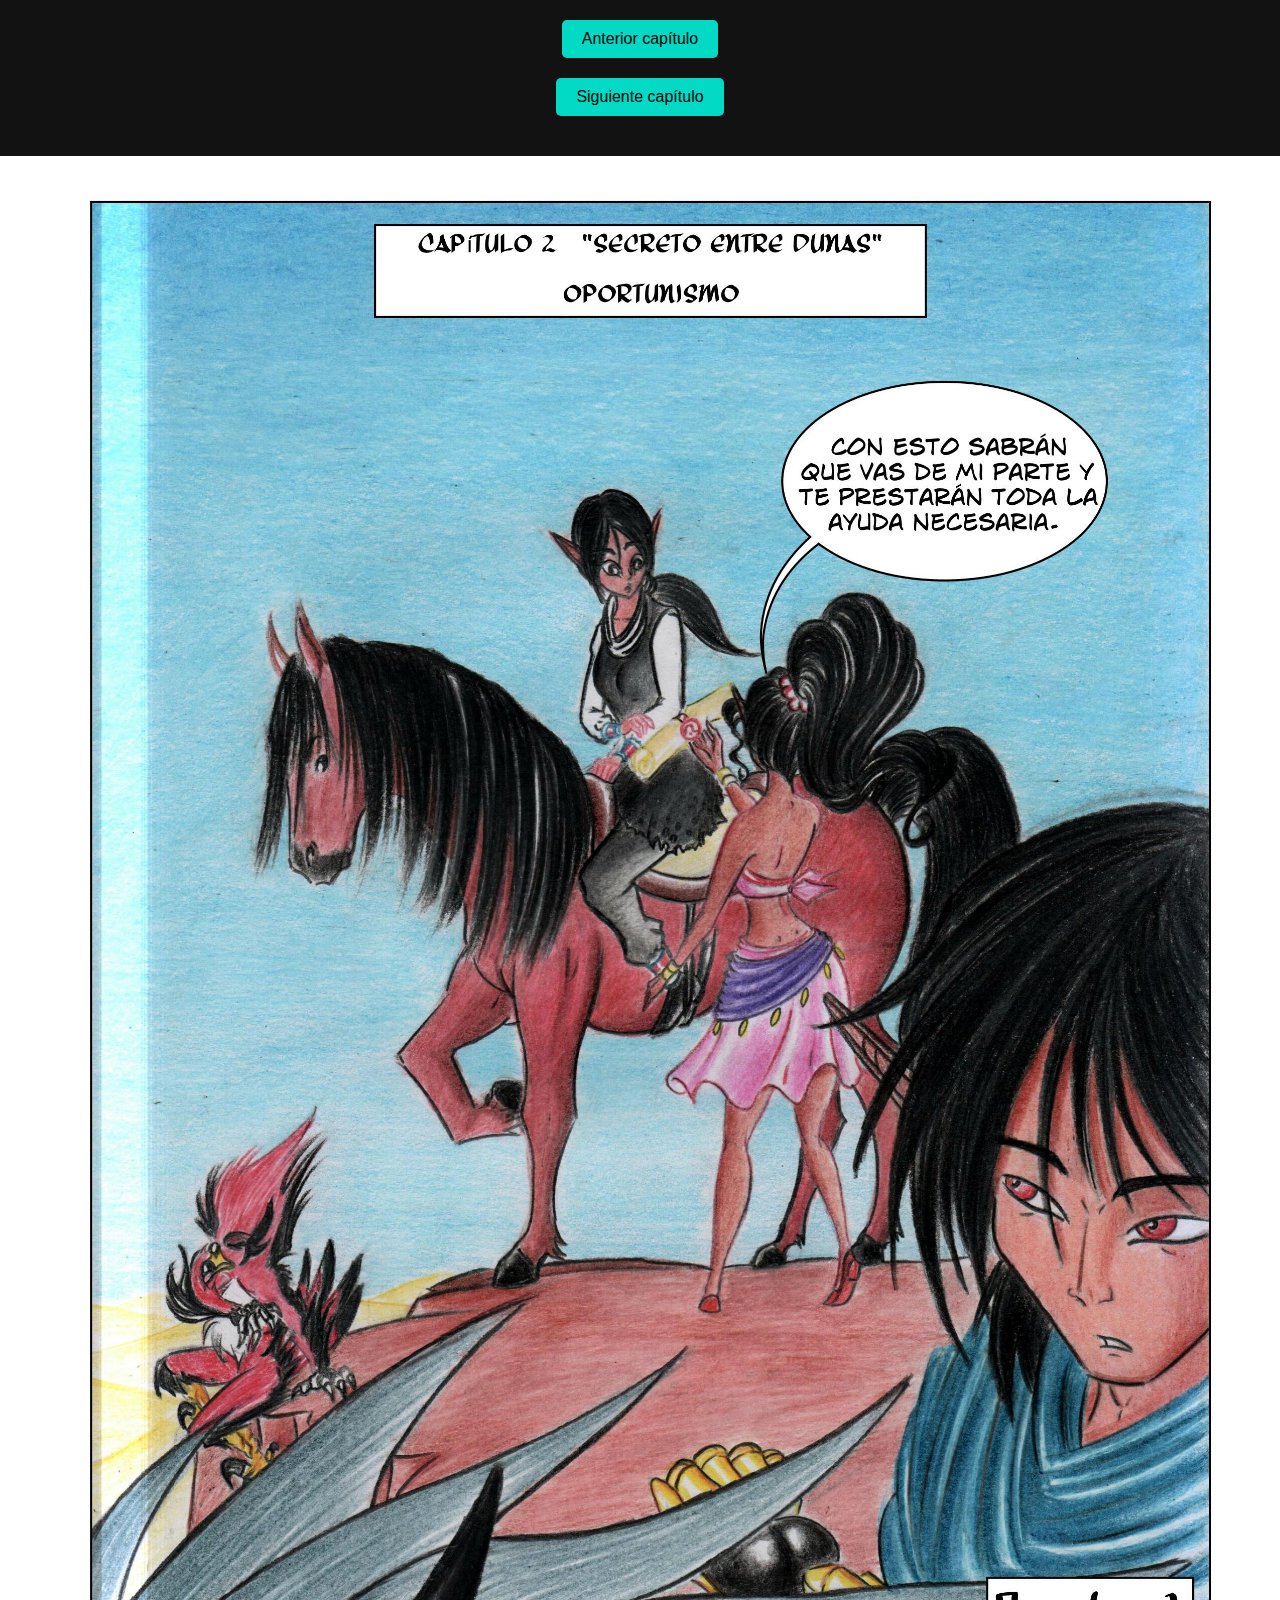
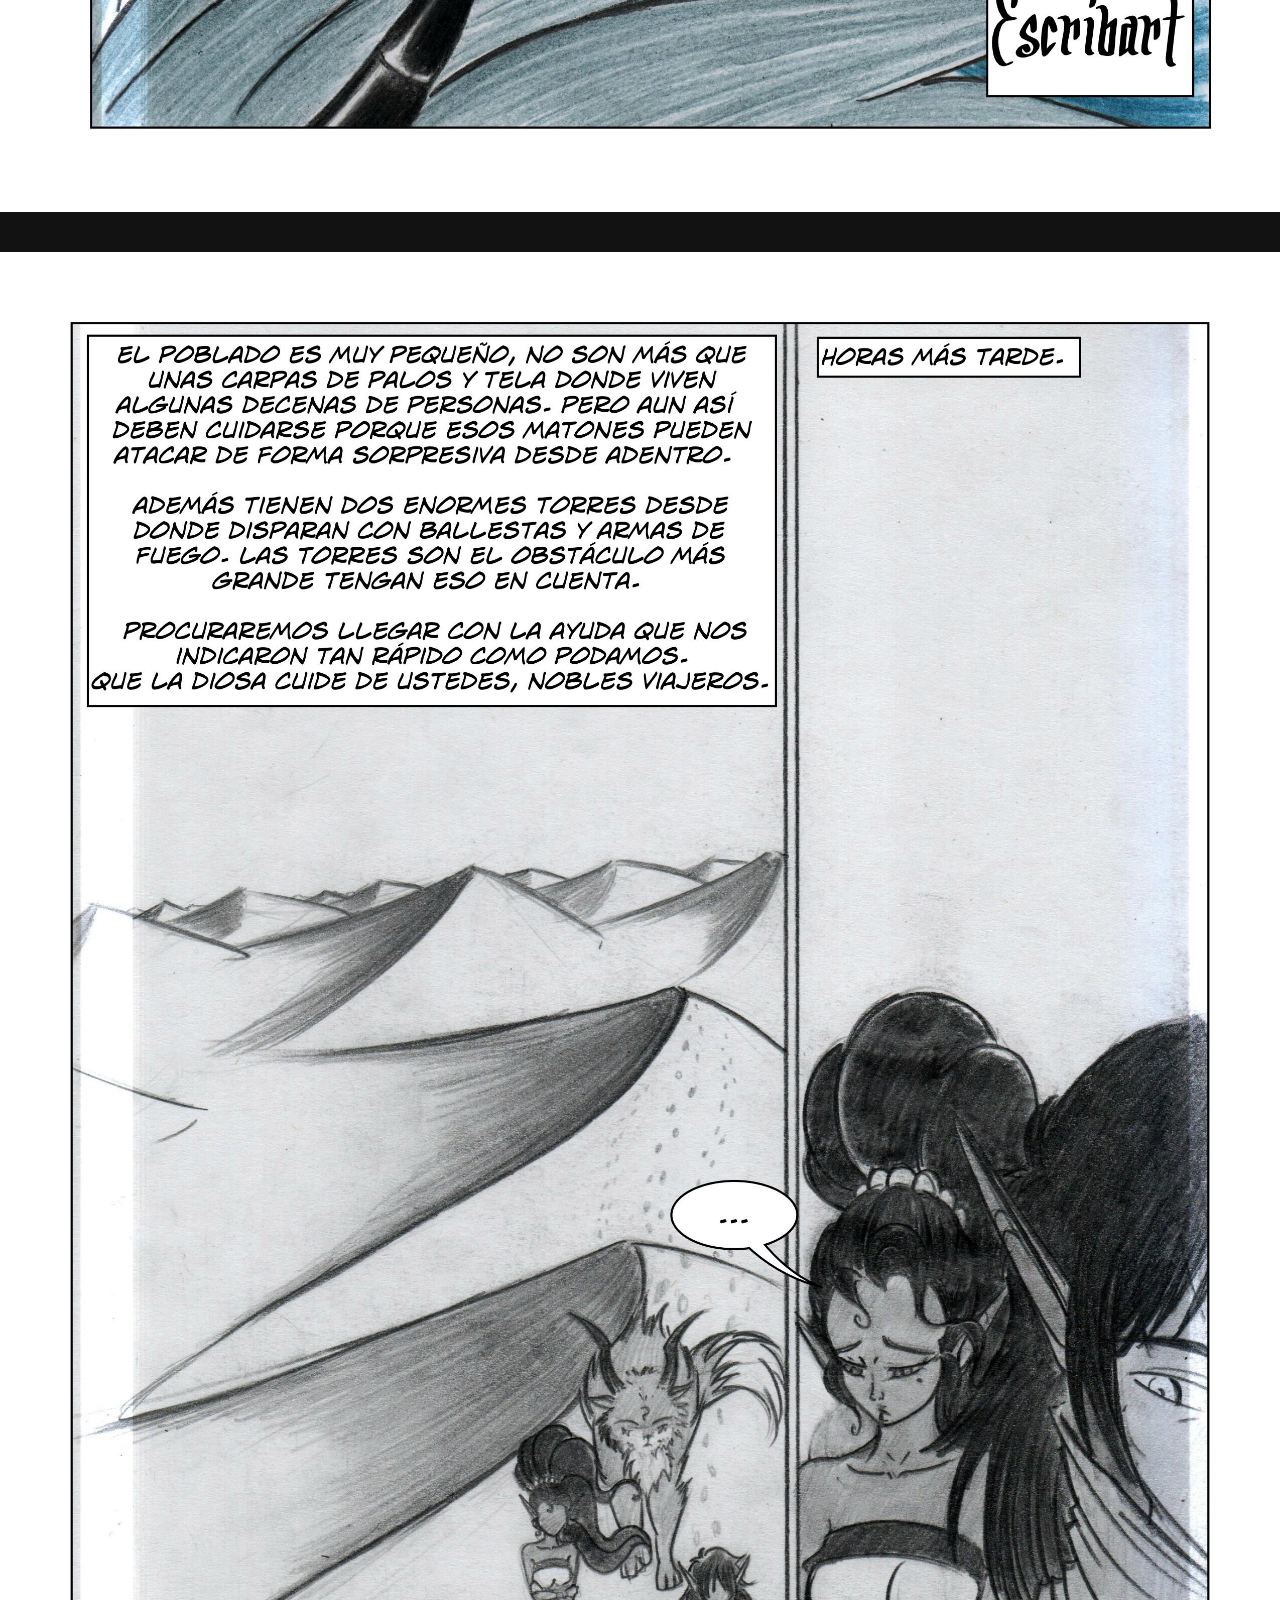
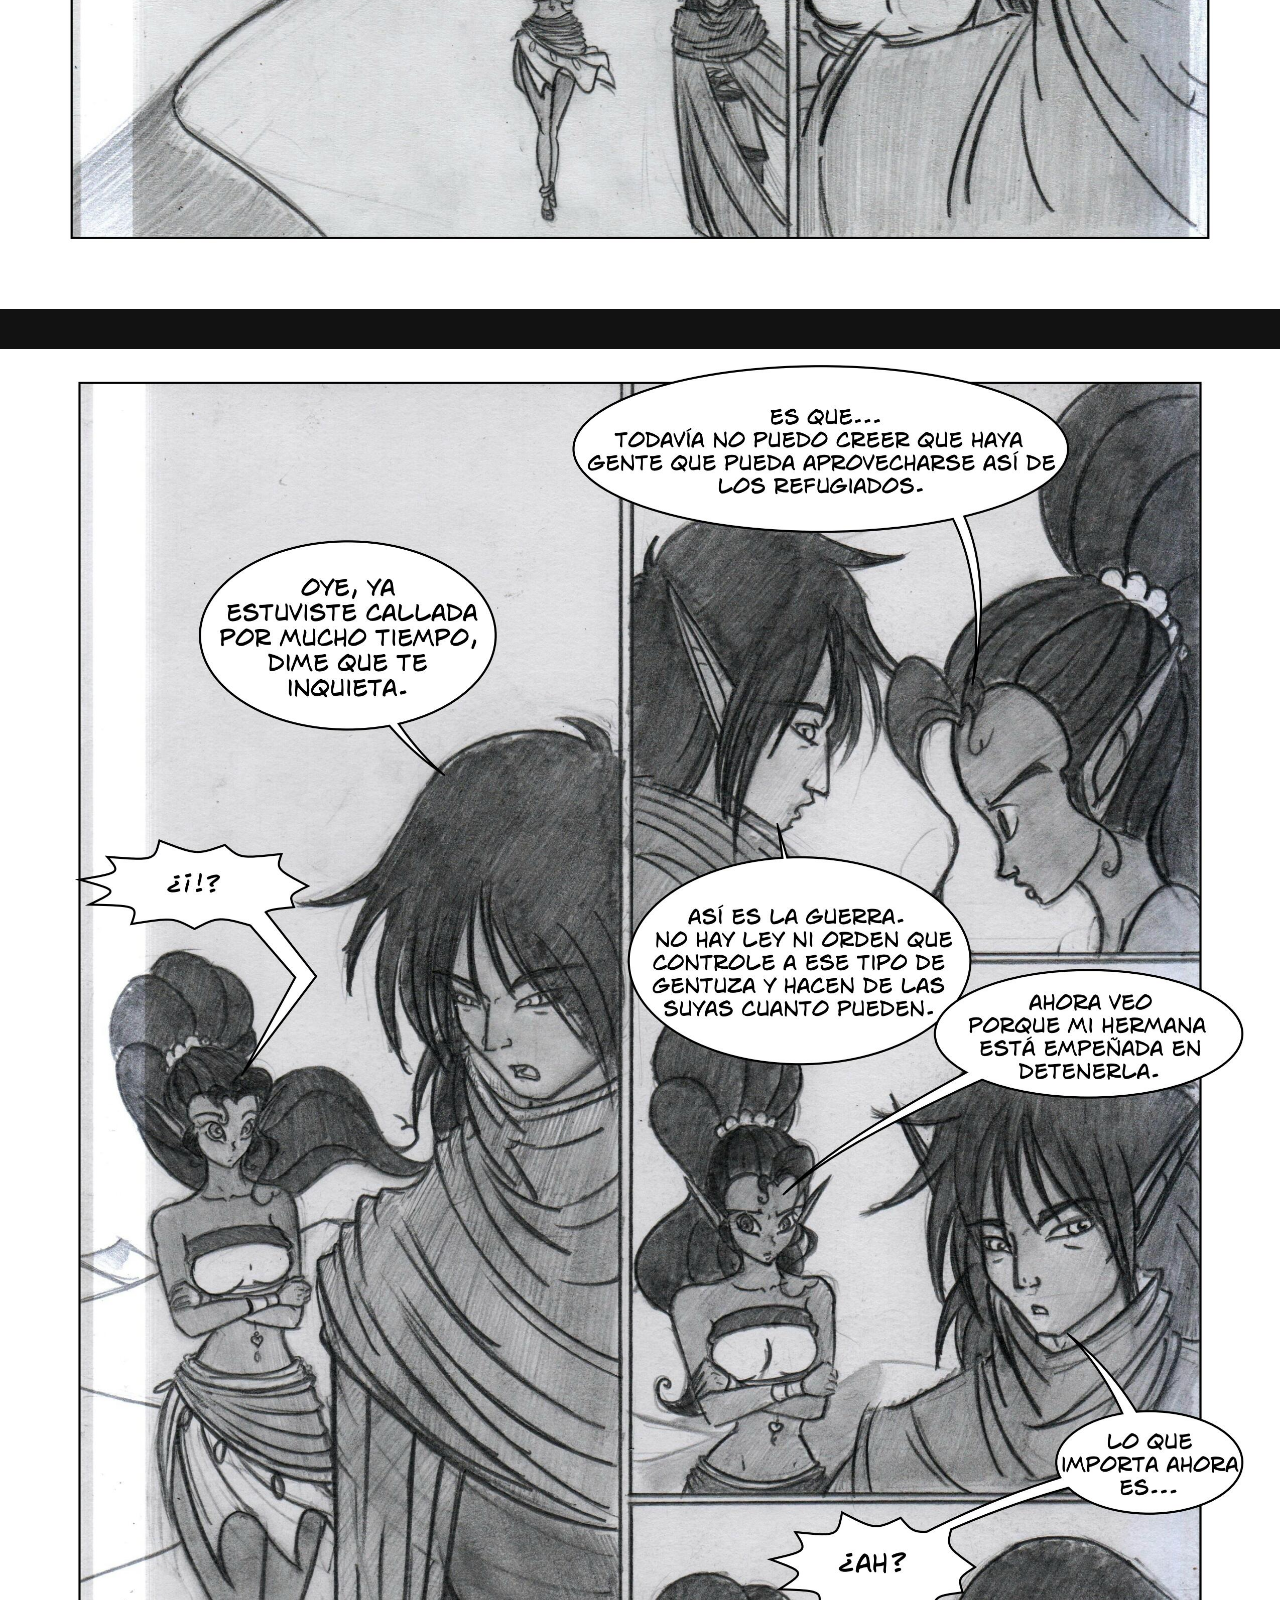
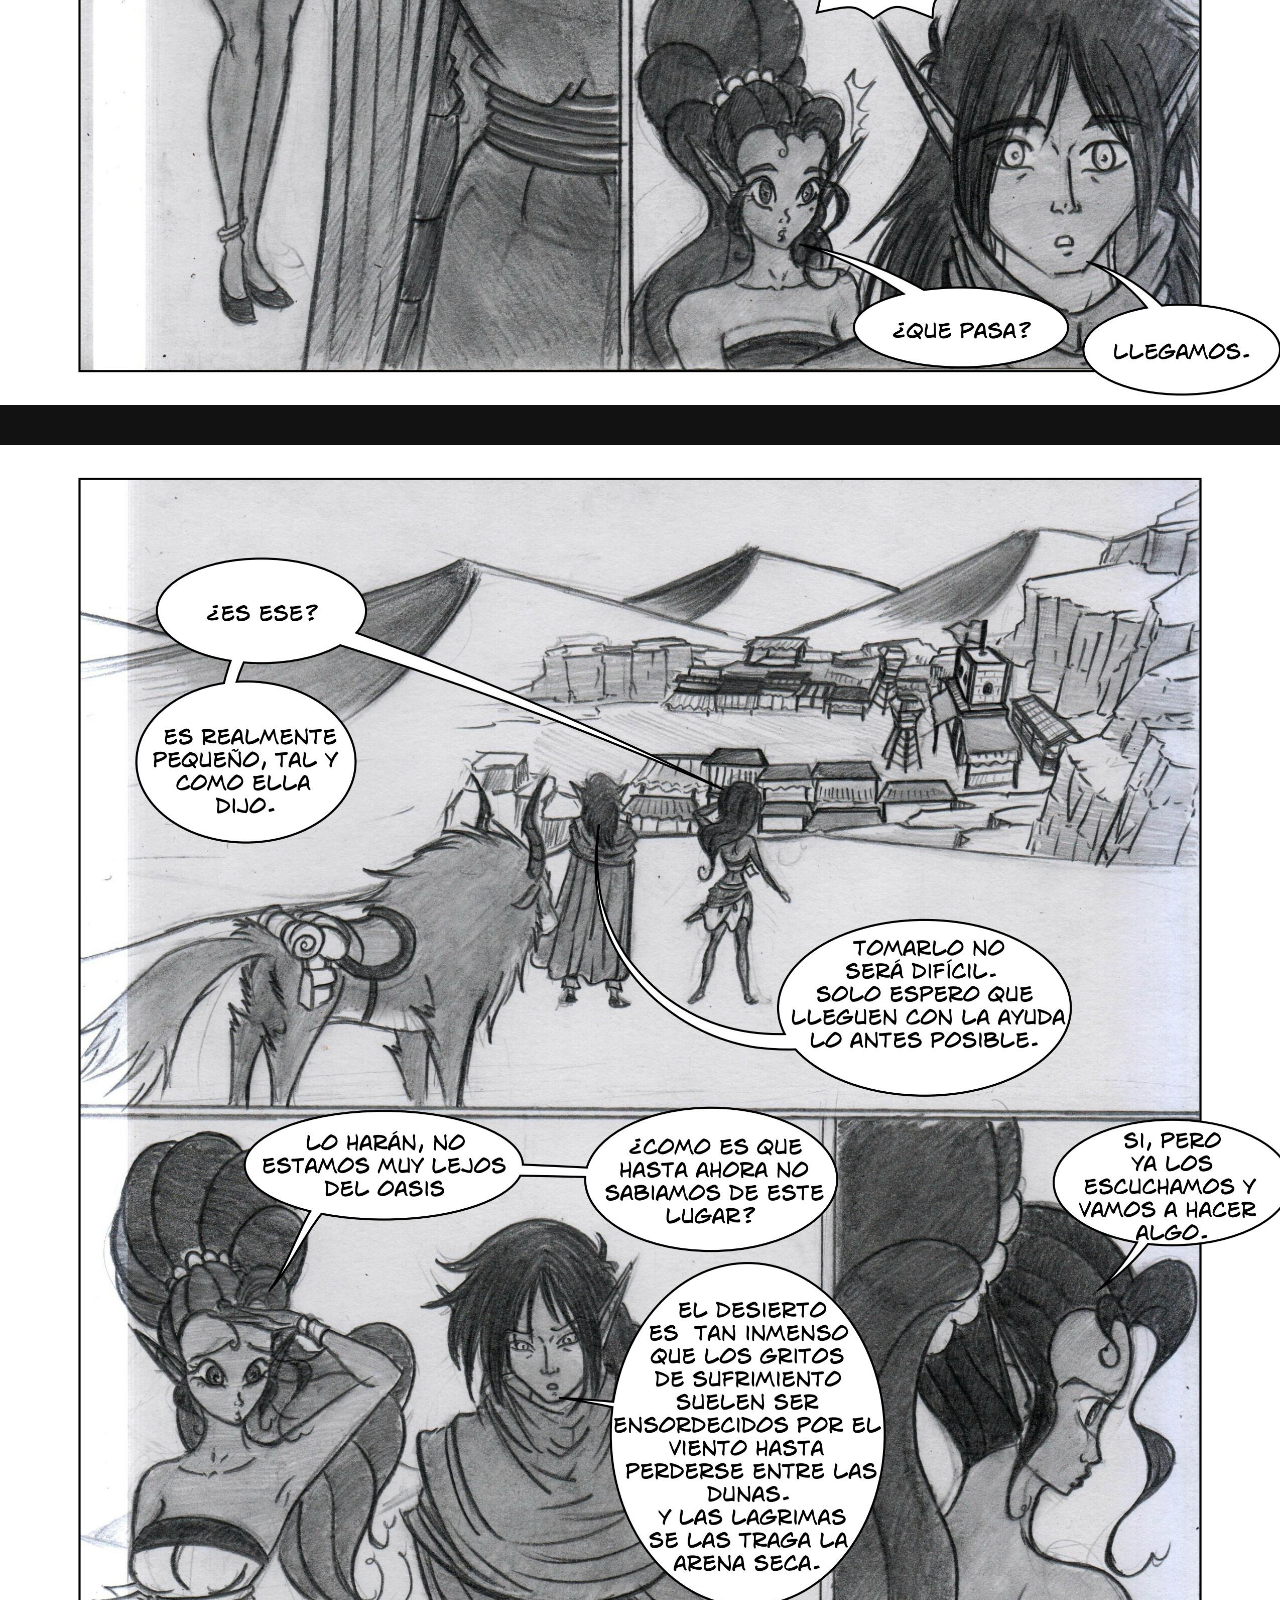
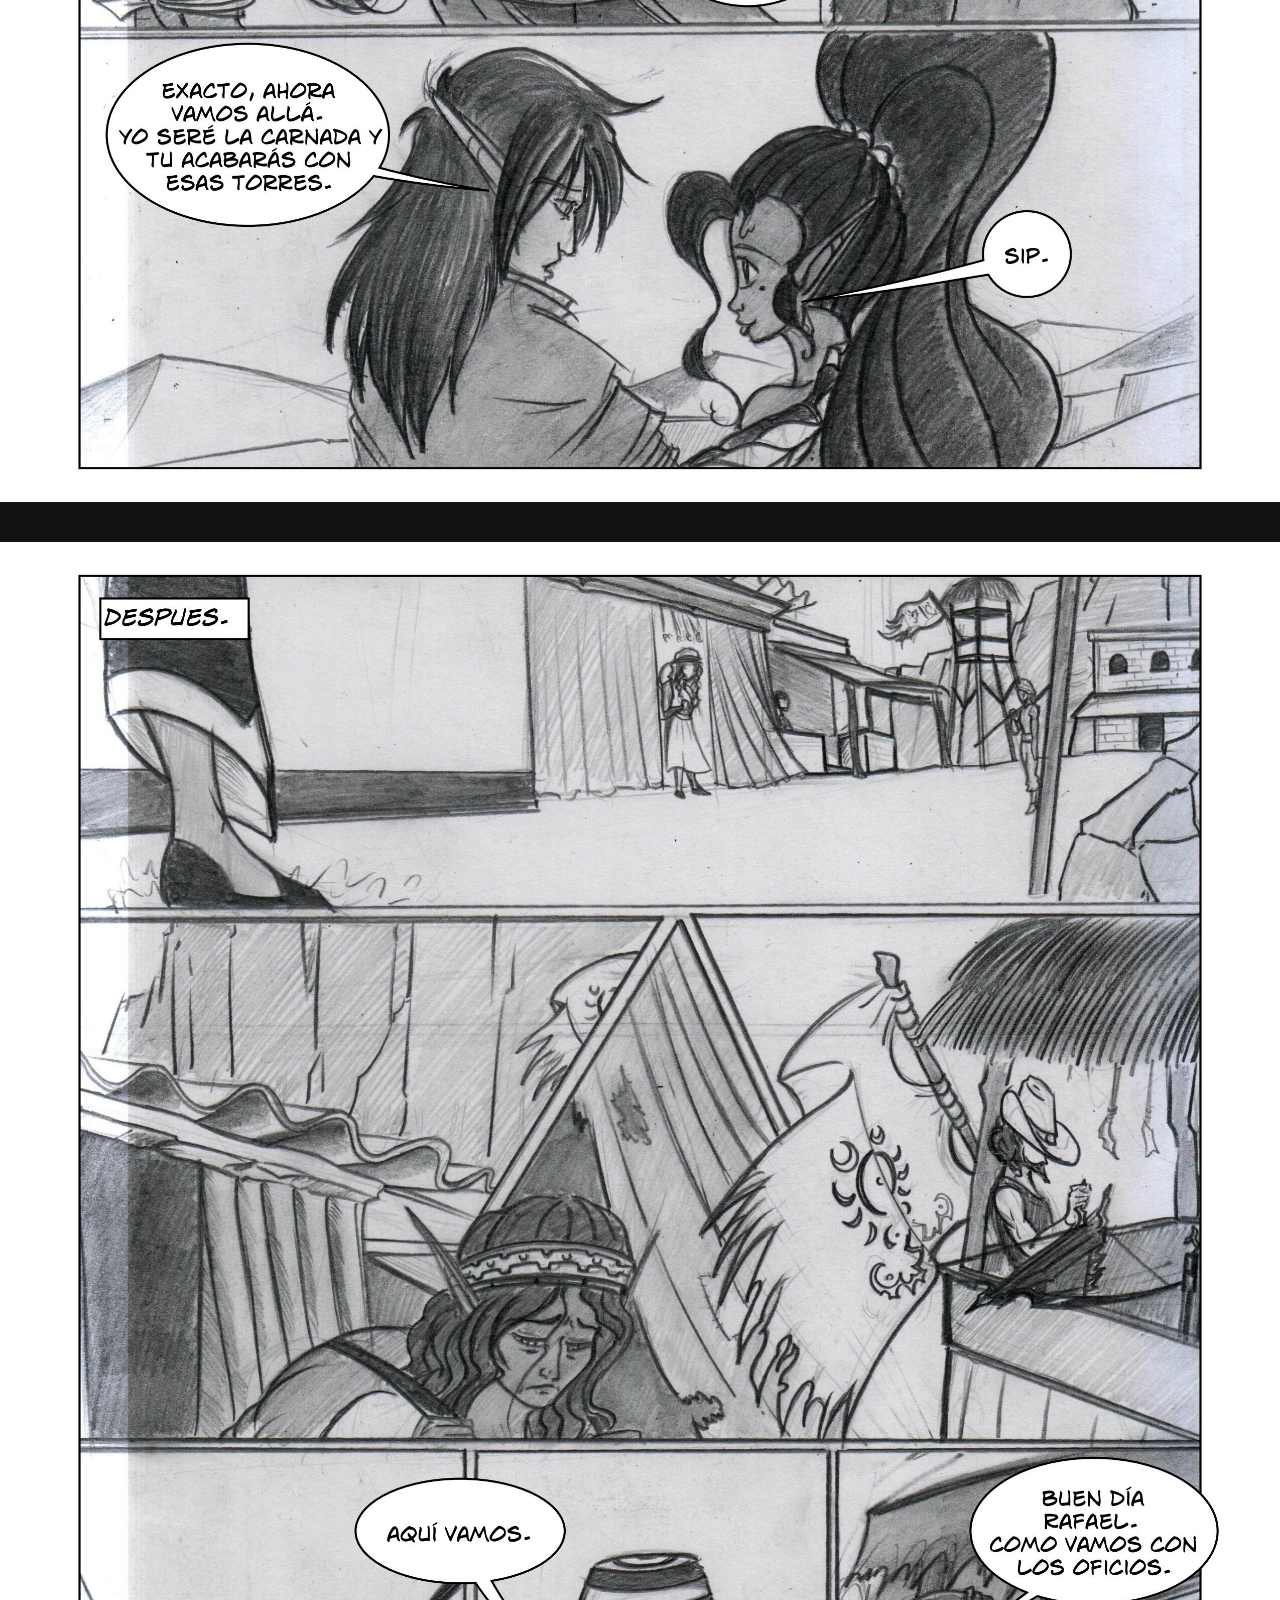
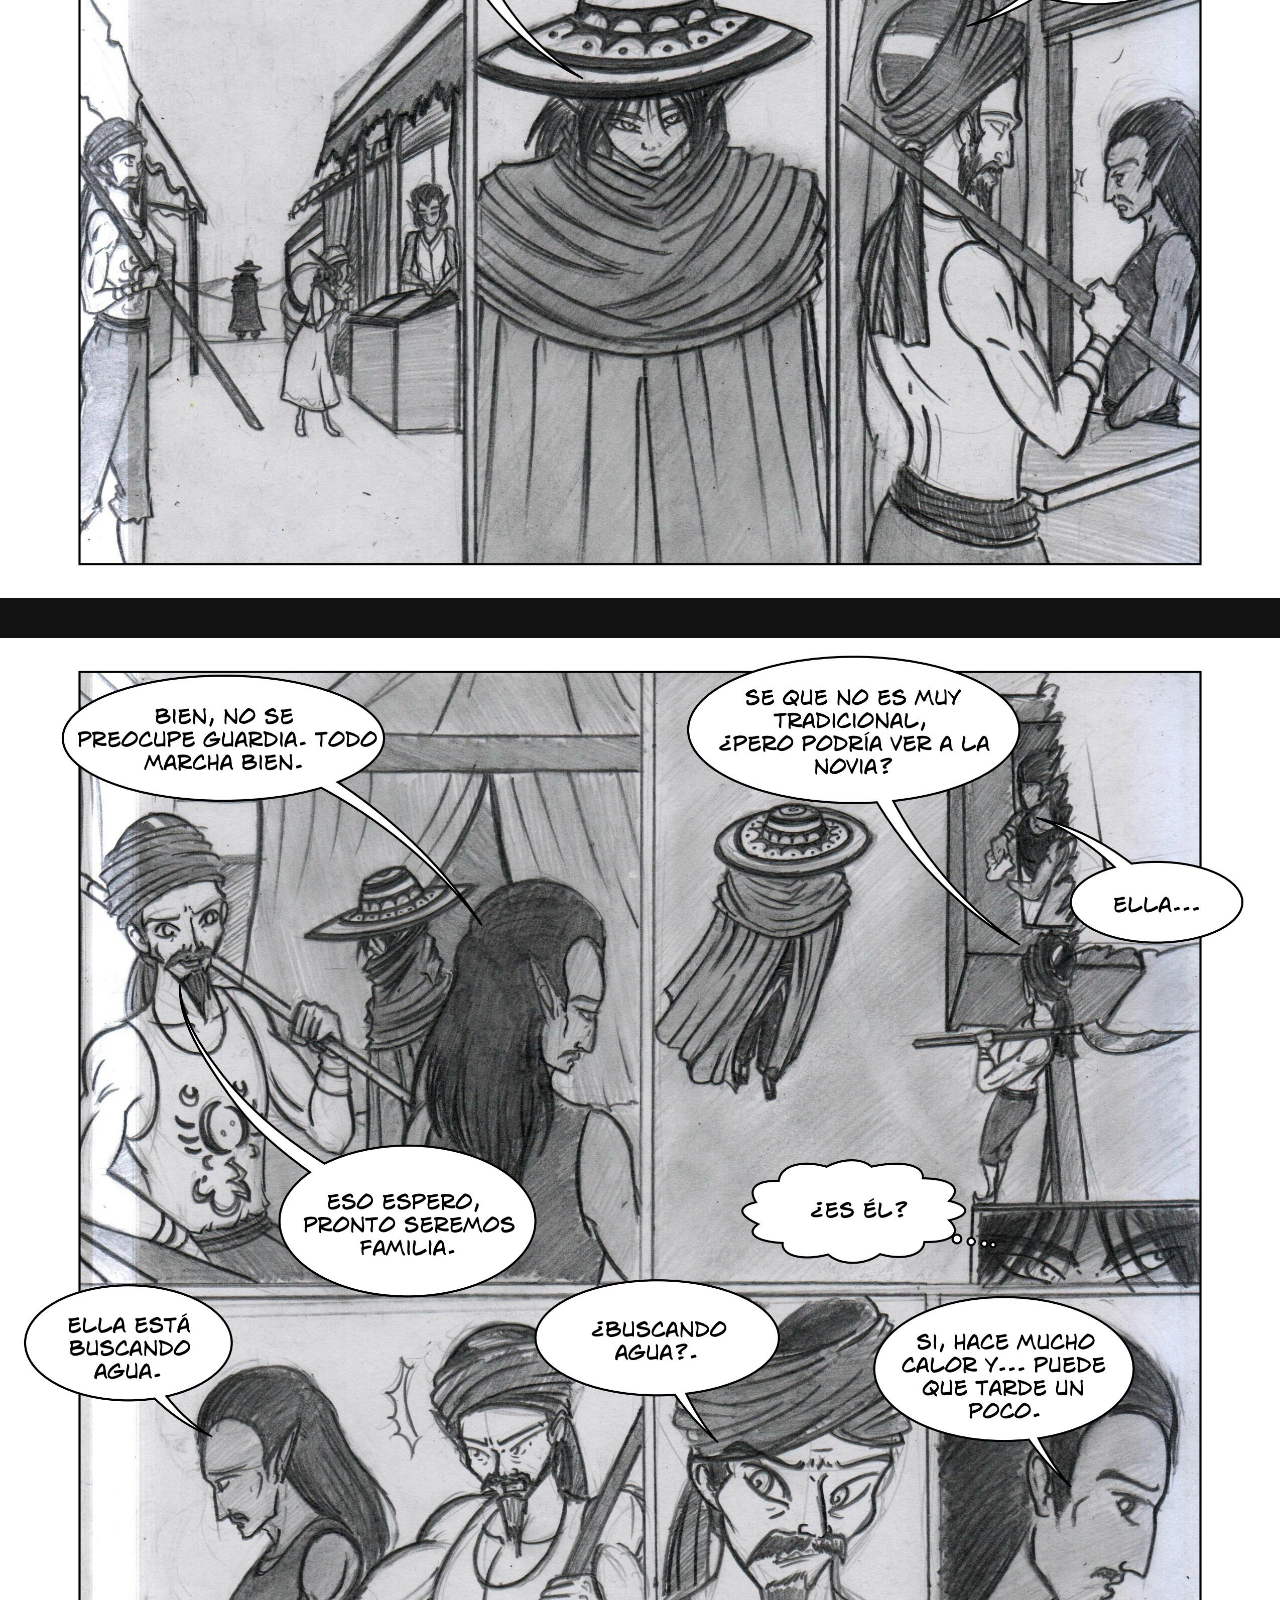
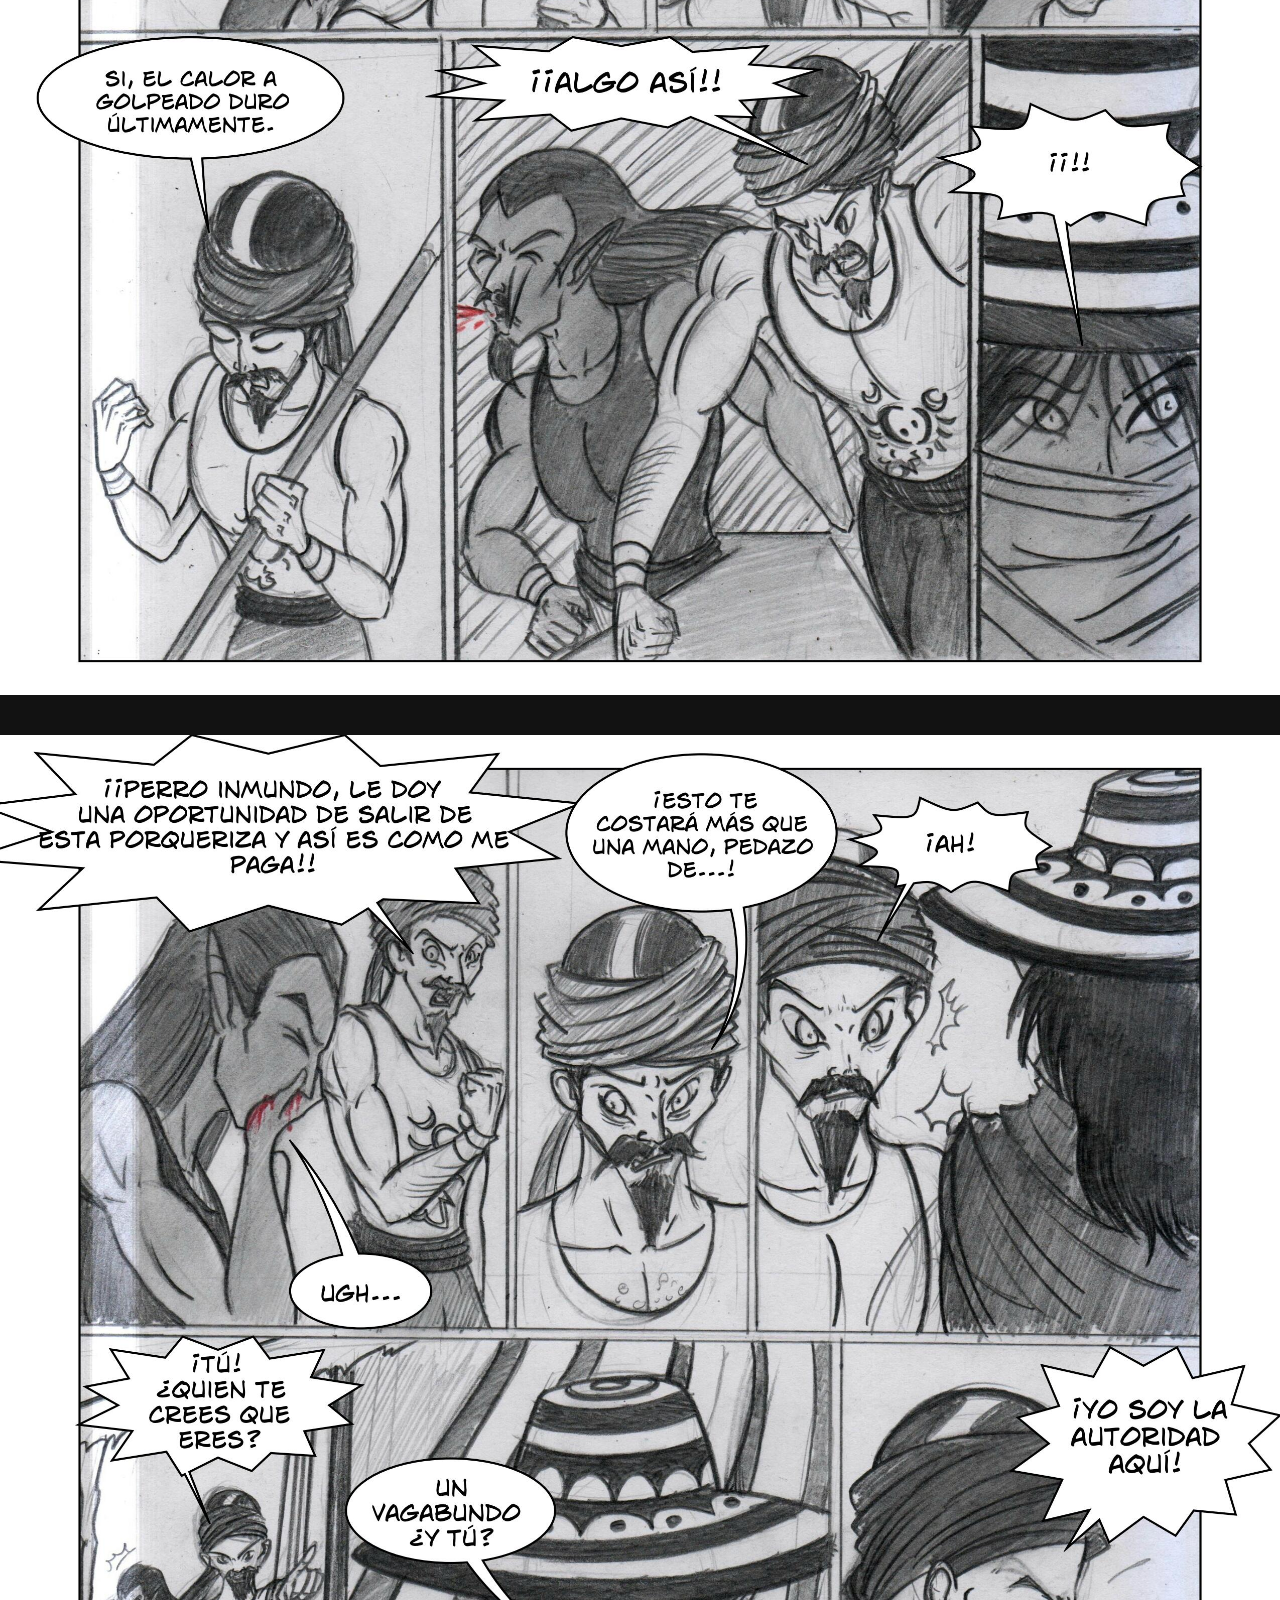
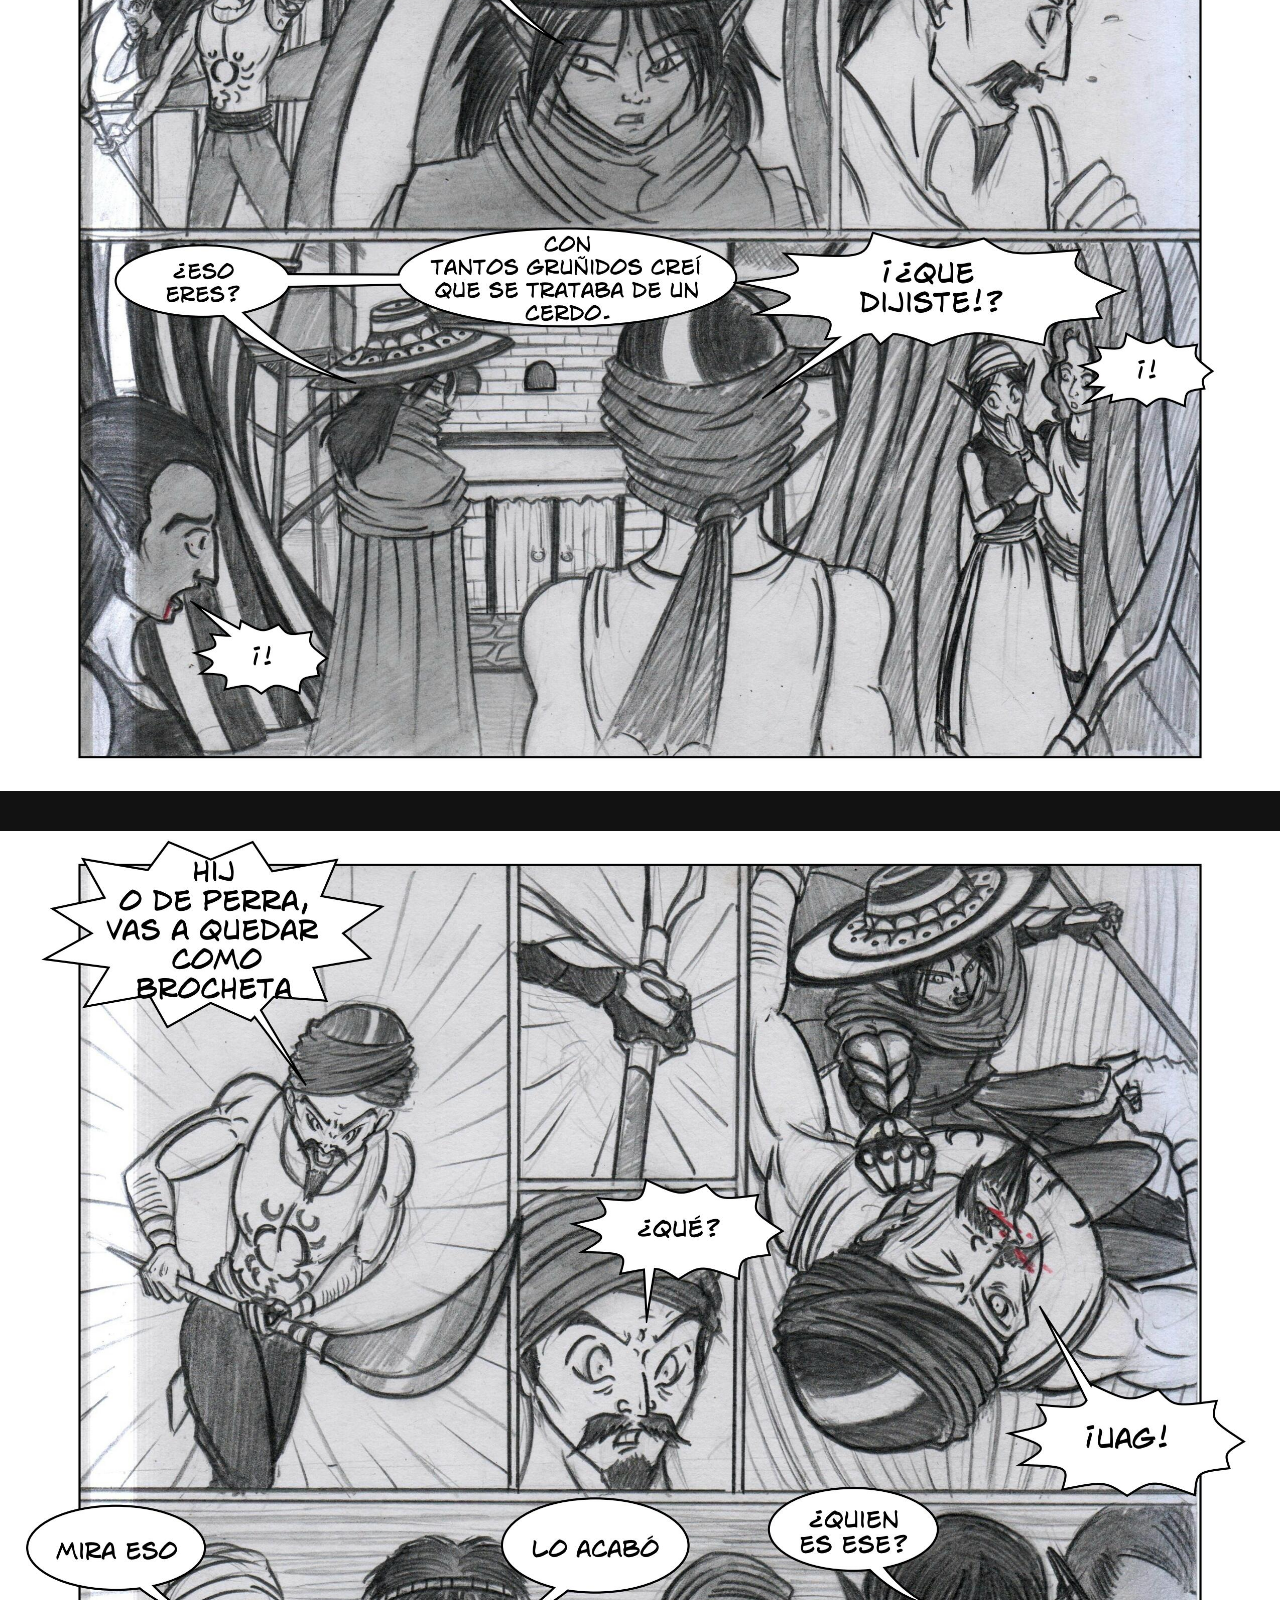
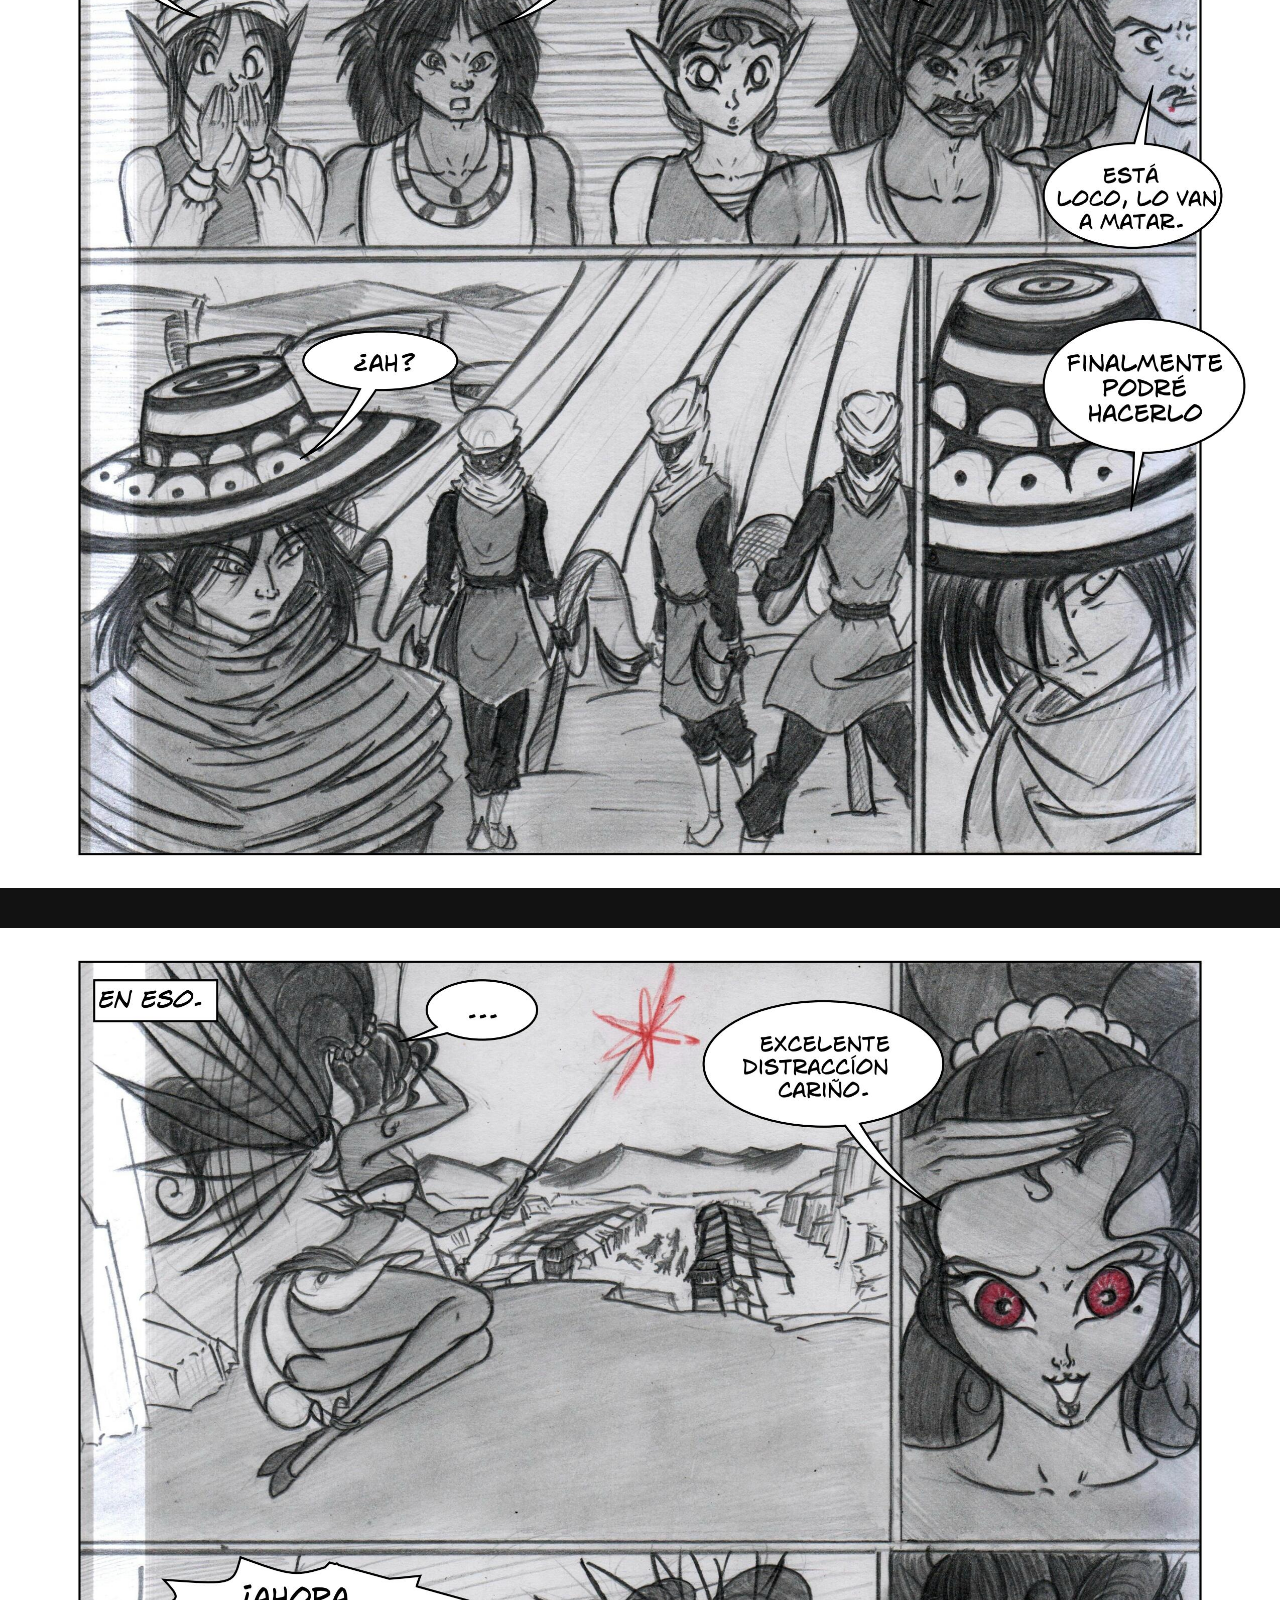
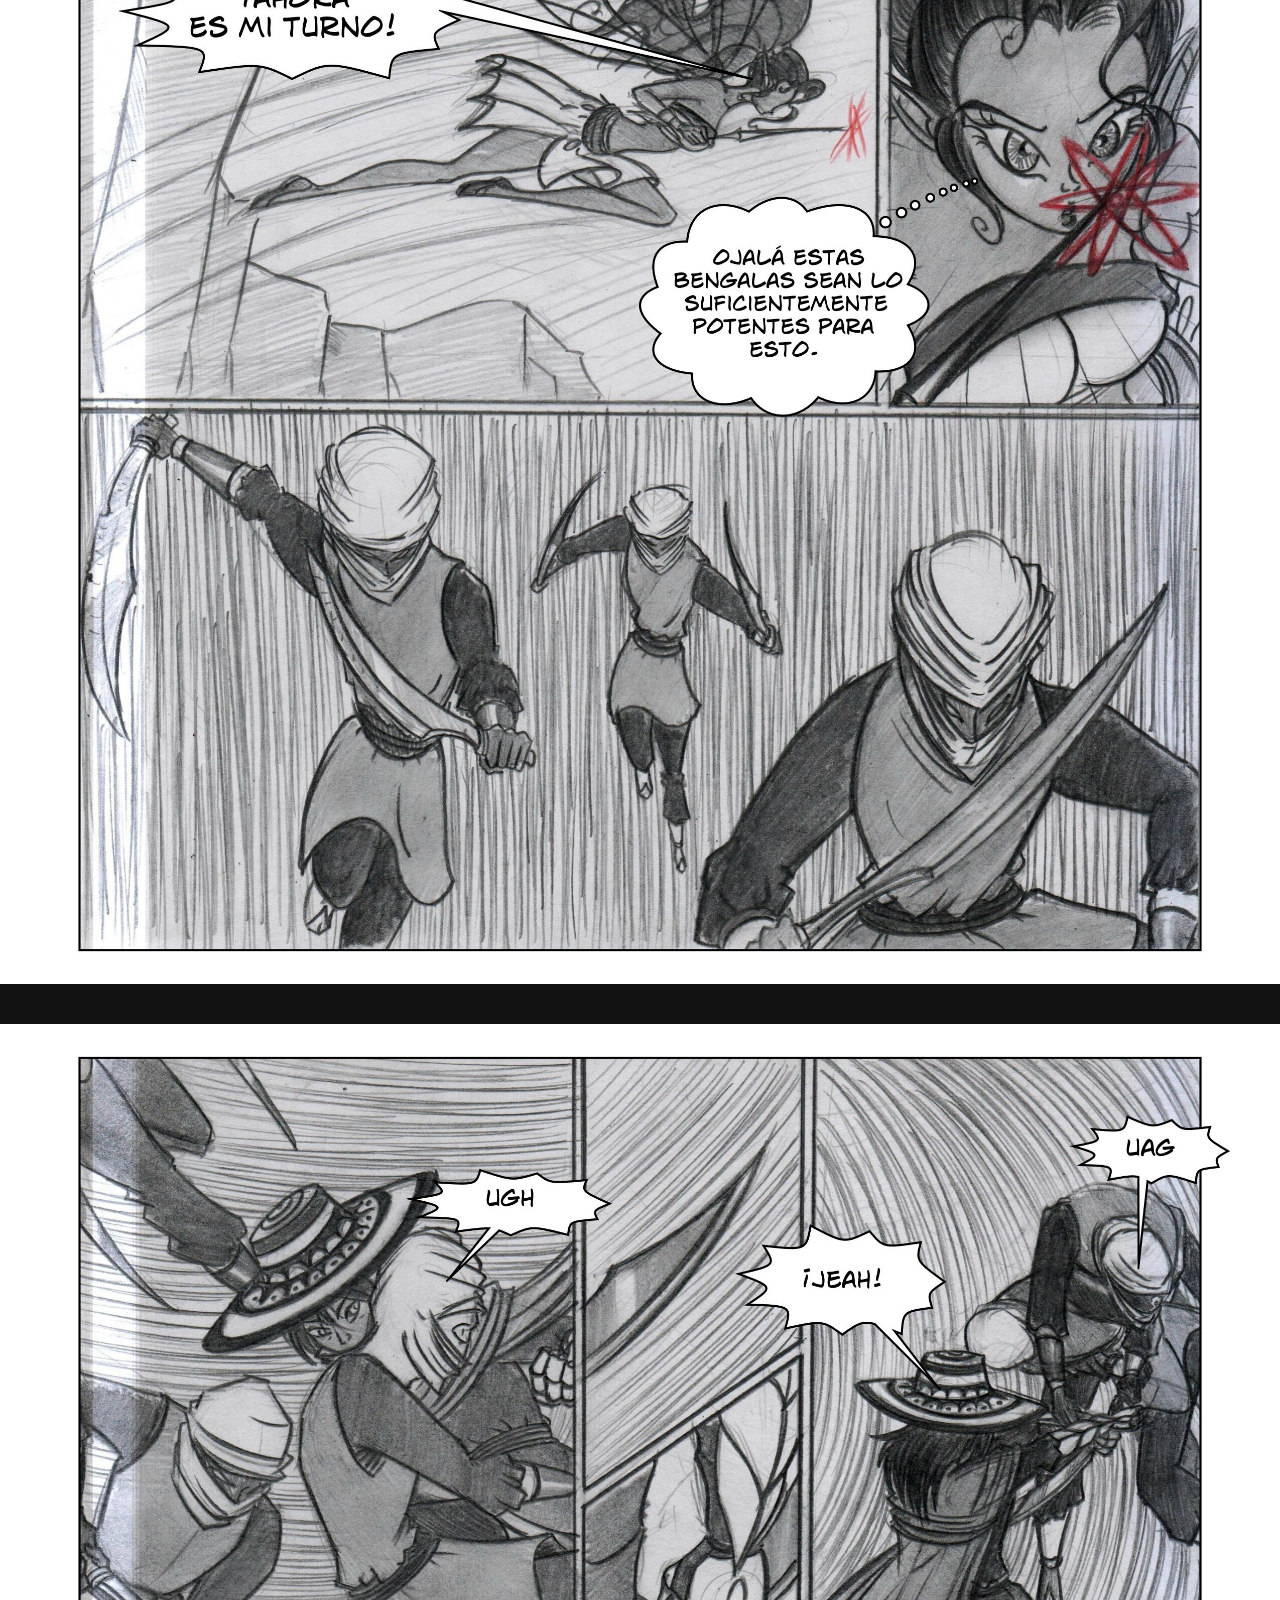
<file: mi-comic/chapter2/index.html>
<!DOCTYPE html>
<html lang="es">
<head>
    <meta charset="UTF-8">
    <meta name="viewport" content="width=device-width, initial-scale=1.0">
    <title>Cómic - Capítulo 1</title>
    <style>
        /* Estilo general */
        body {
            background-color: #121212; /* Fondo oscuro */
            color: #e0e0e0; /* Texto claro */
            font-family: 'Arial', sans-serif;
            margin: 0;
            padding: 0;
            line-height: 1.6;
        }

        /* Contenedor principal */
        .container {
            max-width: 1000px;
            margin: 0 auto;
            padding: 20px;
        }

        /* Encabezados */
        h1, h2, h3 {
            color: #ffffff; /* Color de los encabezados */
        }

        /* Estilos para enlaces */
        a {
            color: #bb86fc;
            text-decoration: none;
        }

        a:hover {
            color: #03dac6; /* Efecto hover */
        }

        /* Estilos para imágenes */
        img {
            max-width: 100%;
            height: auto;
            display: block;
            margin: 0 auto;
            padding: 20px 0;
        }

        /* Botones */
        button {
            background-color: #03dac6;
            color: #000000;
            border: none;
            padding: 10px 20px;
            cursor: pointer;
            font-size: 16px;
            border-radius: 5px;
            display: block;
            margin: 20px auto;
        }

        button:hover {
            background-color: #018786;
        }

        /* Estilos de navegación */
        nav {
            background-color: #1f1f1f;
            padding: 10px;
            text-align: center;
        }

        nav a {
            color: #e0e0e0;
            margin: 0 15px;
        }

        nav a:hover {
            color: #03dac6;
        }

        /* Estilo de pie de página */
        footer {
            background-color: #1f1f1f;
            color: #e0e0e0;
            text-align: center;
            padding: 20px;
            margin-top: 30px;
        }
    </style>
    <script>
        function mostrarMensaje() {
            alert("TOMATE UN ESPRESSO, ESTAMOS TRABAJANDO EN LO DEMAS ;)");
             // Redirige al siguiente capítulo
        }
    </script>
</head>
<body>
    <button  onclick="window.location.href='../chapter1/index.html'" >Anterior capítulo</button>
    <button onclick="window.location.href='../chapter3/index.html'">Siguiente capítulo</button>

    <div class="comic-container">
<!-- Capítulo 1 imágenes -->
<img src="./Page_01.jpg" alt="Cómic Imagen 1">
<img src="./Page_02.jpg" alt="Cómic Imagen 2">
<img src="./Page_03.jpg" alt="Cómic Imagen 3">
<img src="./Page_04.jpg" alt="Cómic Imagen 4">
<img src="./Page_05.jpg" alt="Cómic Imagen 5">
<img src="./Page_06.jpg" alt="Cómic Imagen 6">
<img src="./Page_07.jpg" alt="Cómic Imagen 7">
<img src="./Page_08.jpg" alt="Cómic Imagen 8">
<img src="./Page_09.jpg" alt="Cómic Imagen 9">
<img src="./Page_10.jpg" alt="Cómic Imagen 10">
<img src="./Page_11.jpg" alt="Cómic Imagen 11">
<img src="./Page_12.jpg" alt="Cómic Imagen 12">
<img src="./Page_13.jpg" alt="Cómic Imagen 13">
<img src="./Page_14.jpg" alt="Cómic Imagen 14">
<img src="./Page_15.jpg" alt="Cómic Imagen 15">
<img src="./Page_16.jpg" alt="Cómic Imagen 16">
<img src="./Page_17.jpg" alt="Cómic Imagen 17">
<img src="./Page_18.jpg" alt="Cómic Imagen 18">
<img src="./Page_19.jpg" alt="Cómic Imagen 19">
<img src="./Page_20.jpg" alt="Cómic Imagen 20">
<img src="./Page_21.jpg" alt="Cómic Imagen 21">
<img src="./Page_22.jpg" alt="Cómic Imagen 22">
<img src="./Page_23.jpg" alt="Cómic Imagen 13">
<img src="./Page_24.jpg" alt="Cómic Imagen 14">
<img src="./Page_25.jpg" alt="Cómic Imagen 15">
<img src="./Page_26.jpg" alt="Cómic Imagen 16">
<img src="./Page_27.jpg" alt="Cómic Imagen 17">

    </div>

    <!-- Botón de siguiente capítulo ARREGLAR --> 
    <!-- onclick="window.location.href='../capitulo2/index.html'" --> 
    <button  onclick="window.location.href='../chapter1/index.html'" >Anterior capítulo</button>
    <button onclick="window.location.href='../chapter3/index.html'">Siguiente capítulo</button>

</body>
</html>
</file>
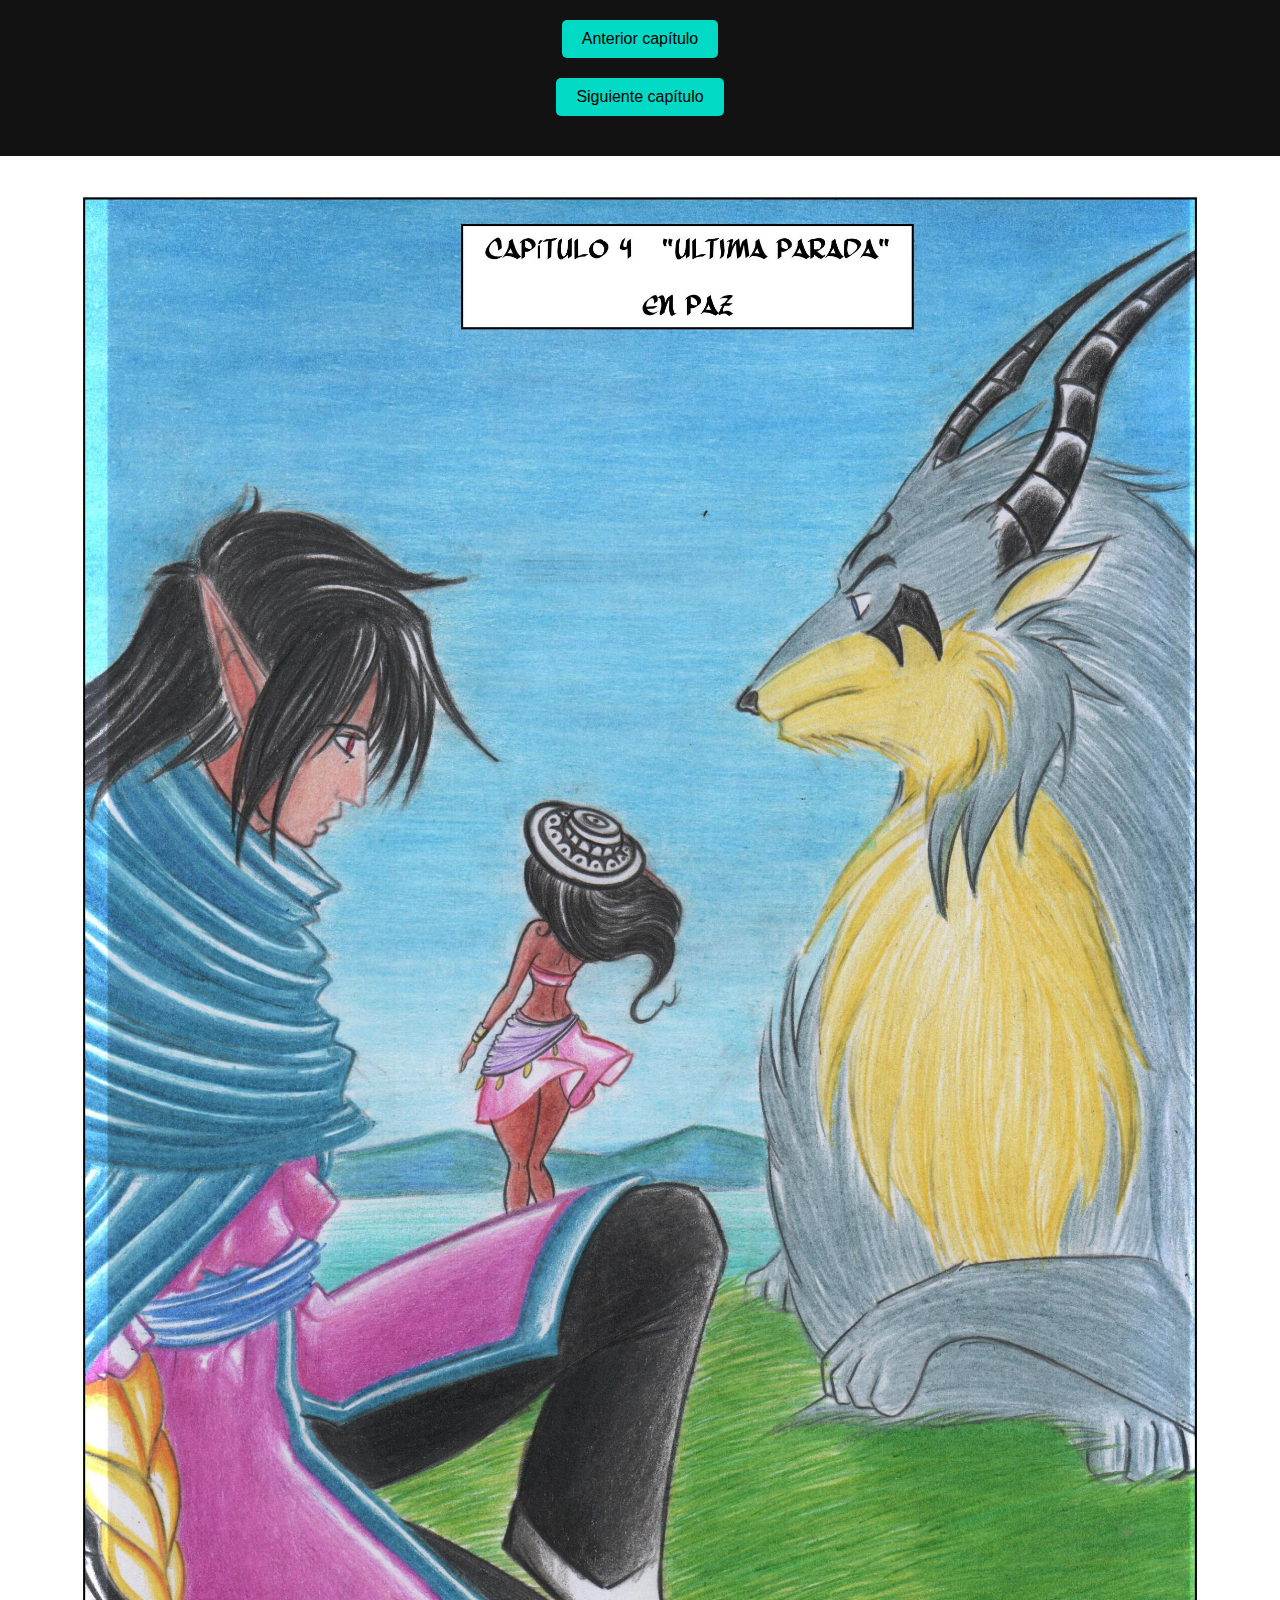
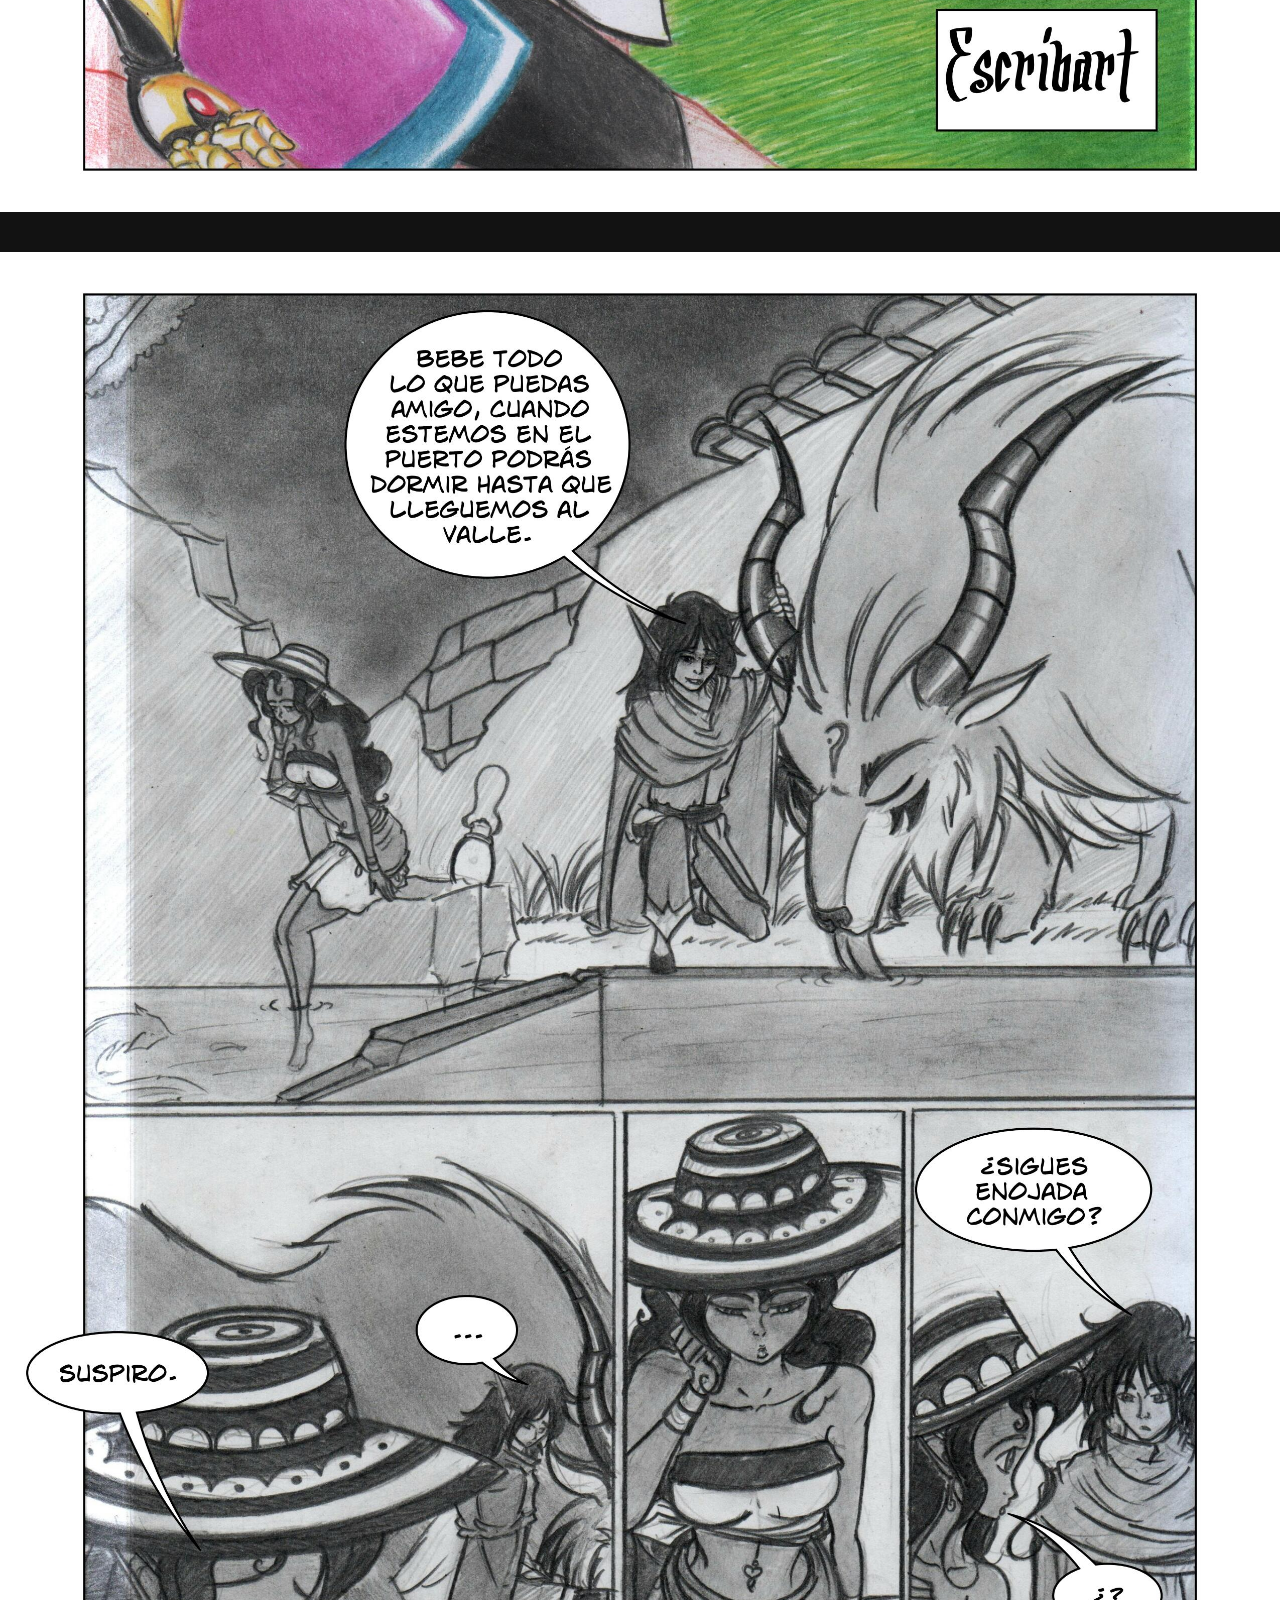
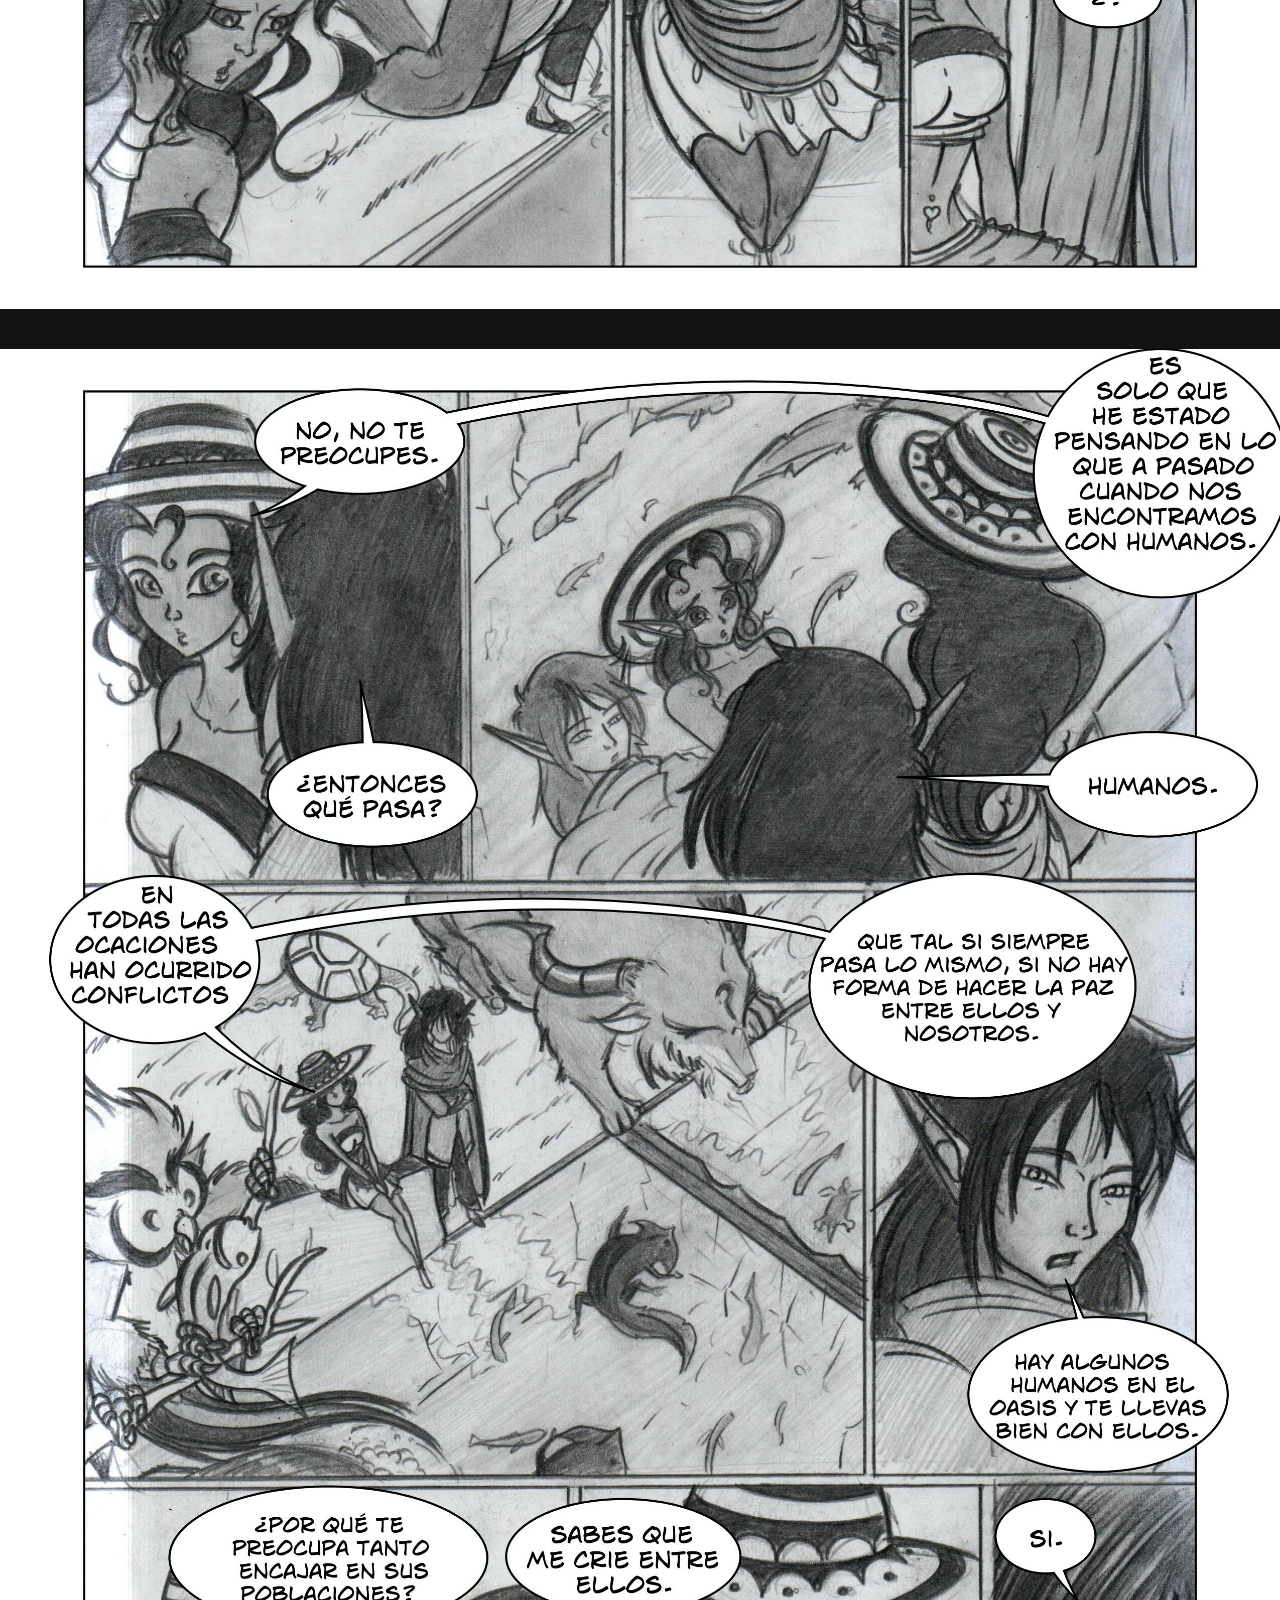
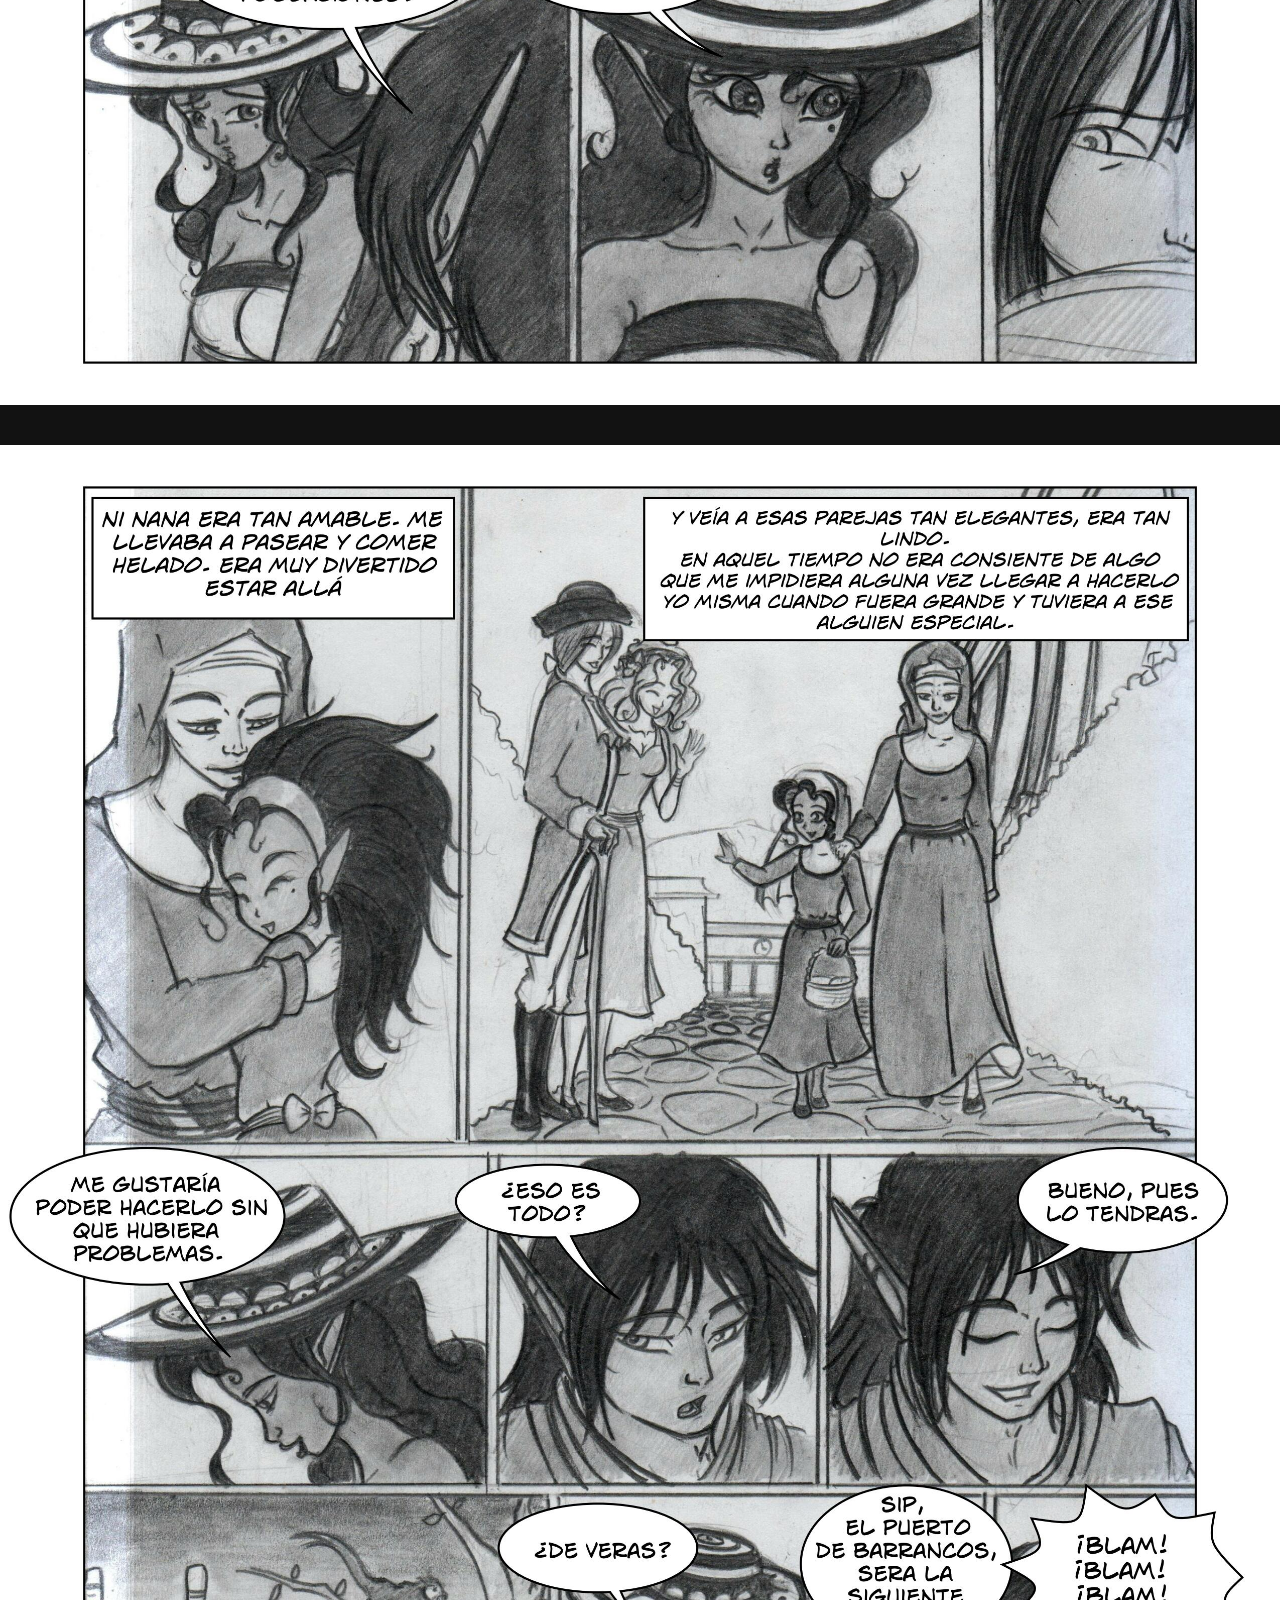
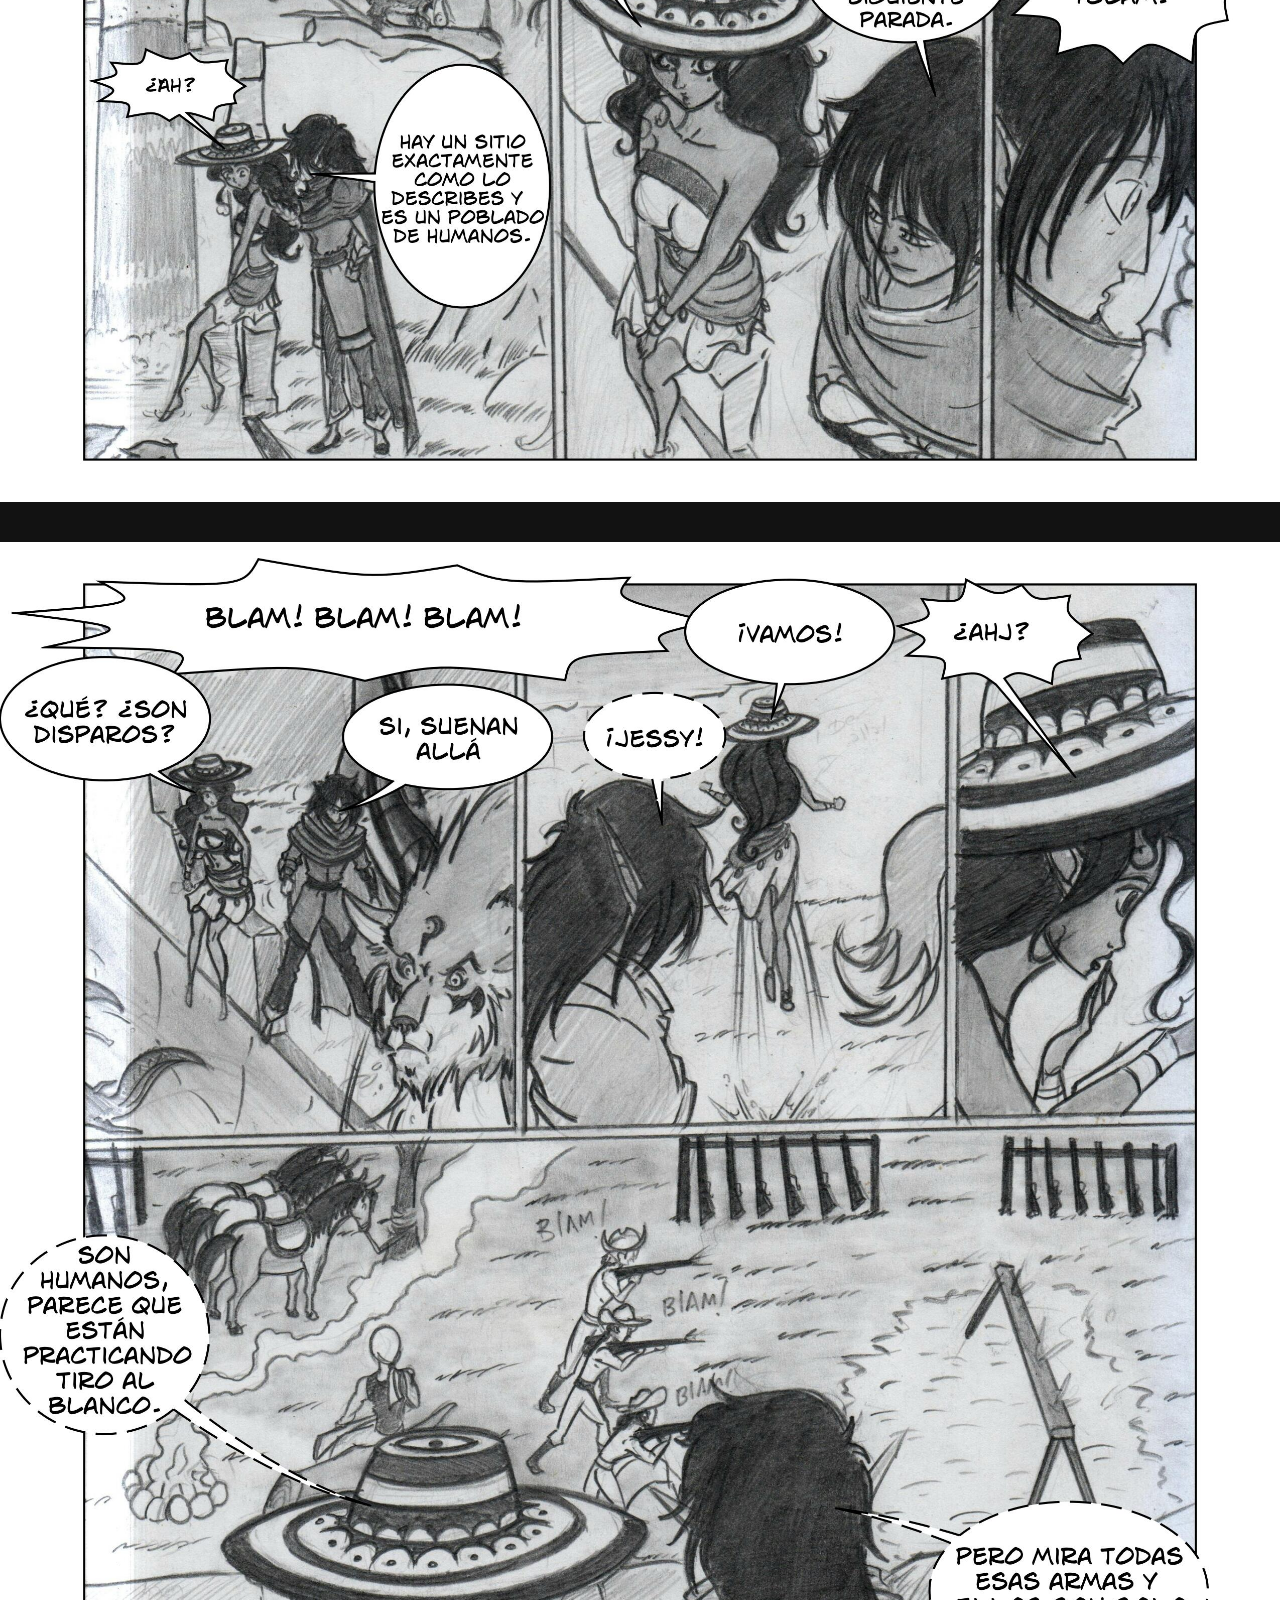
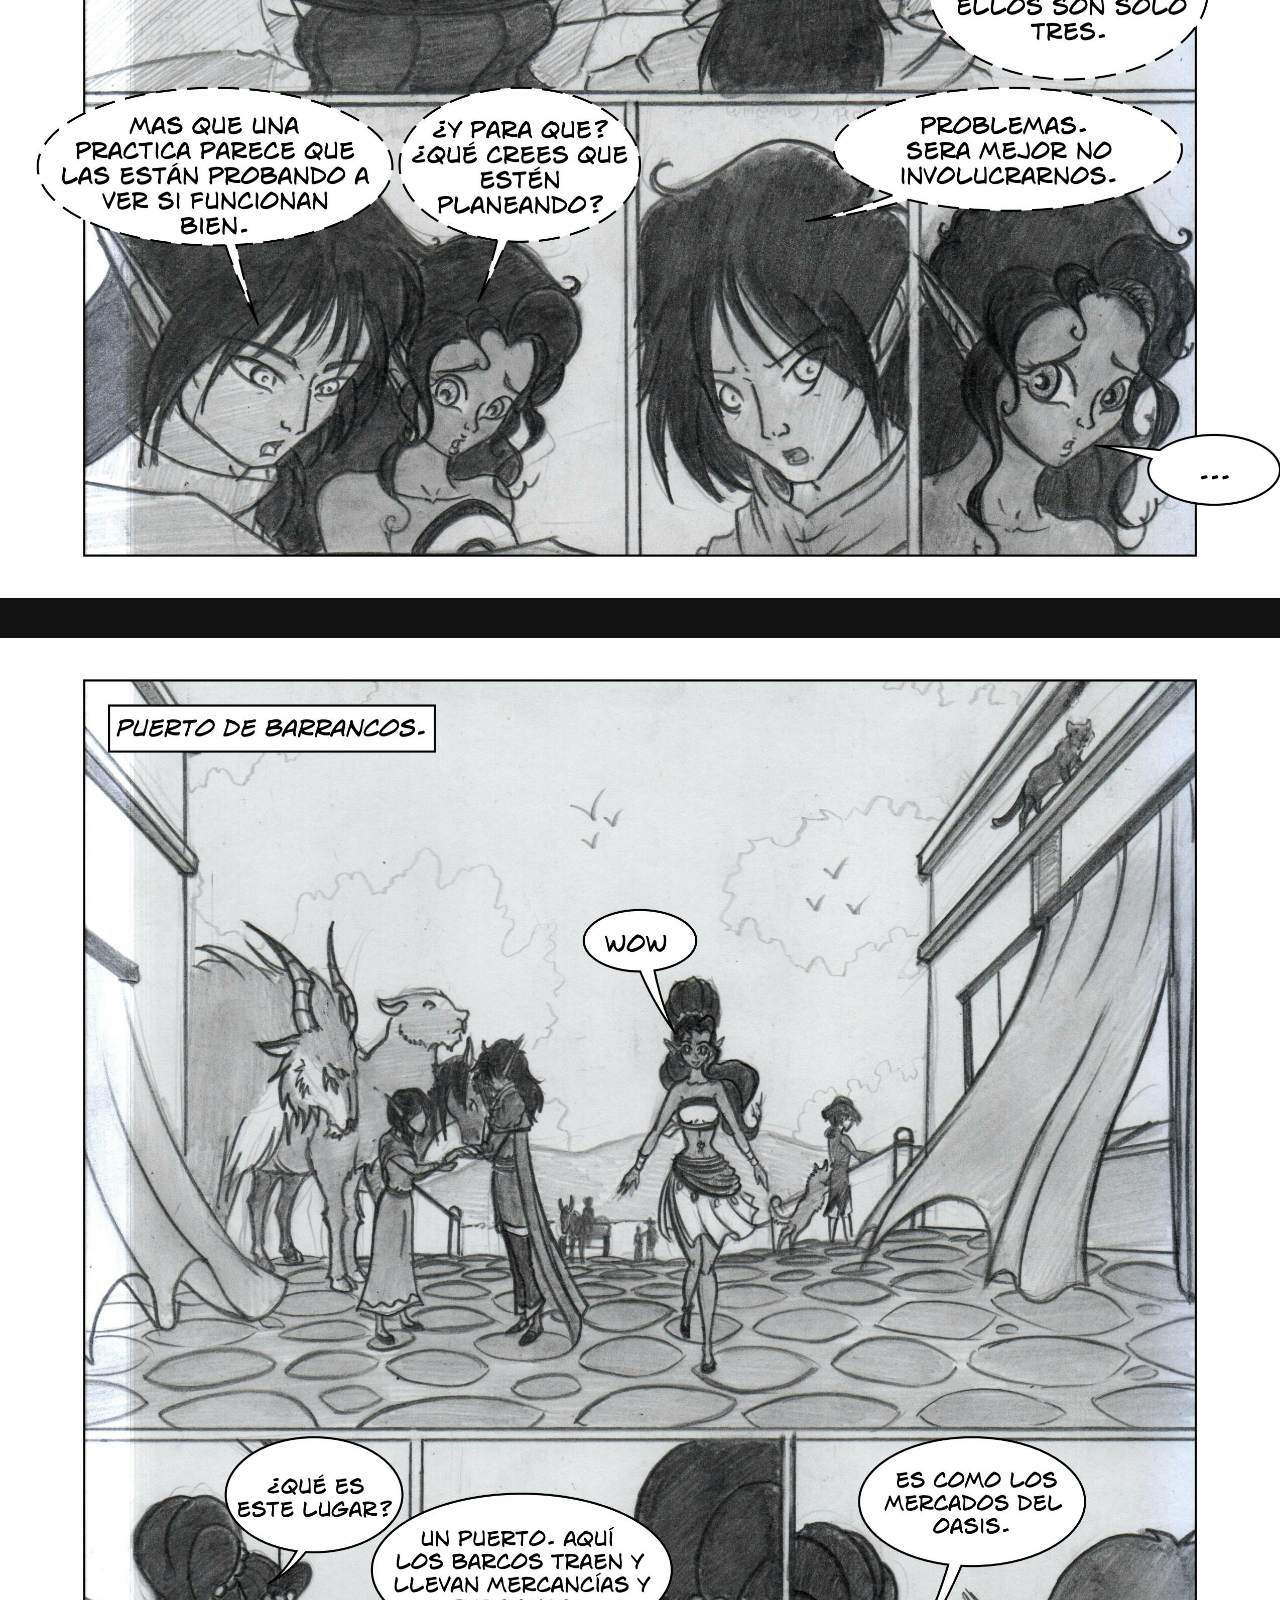
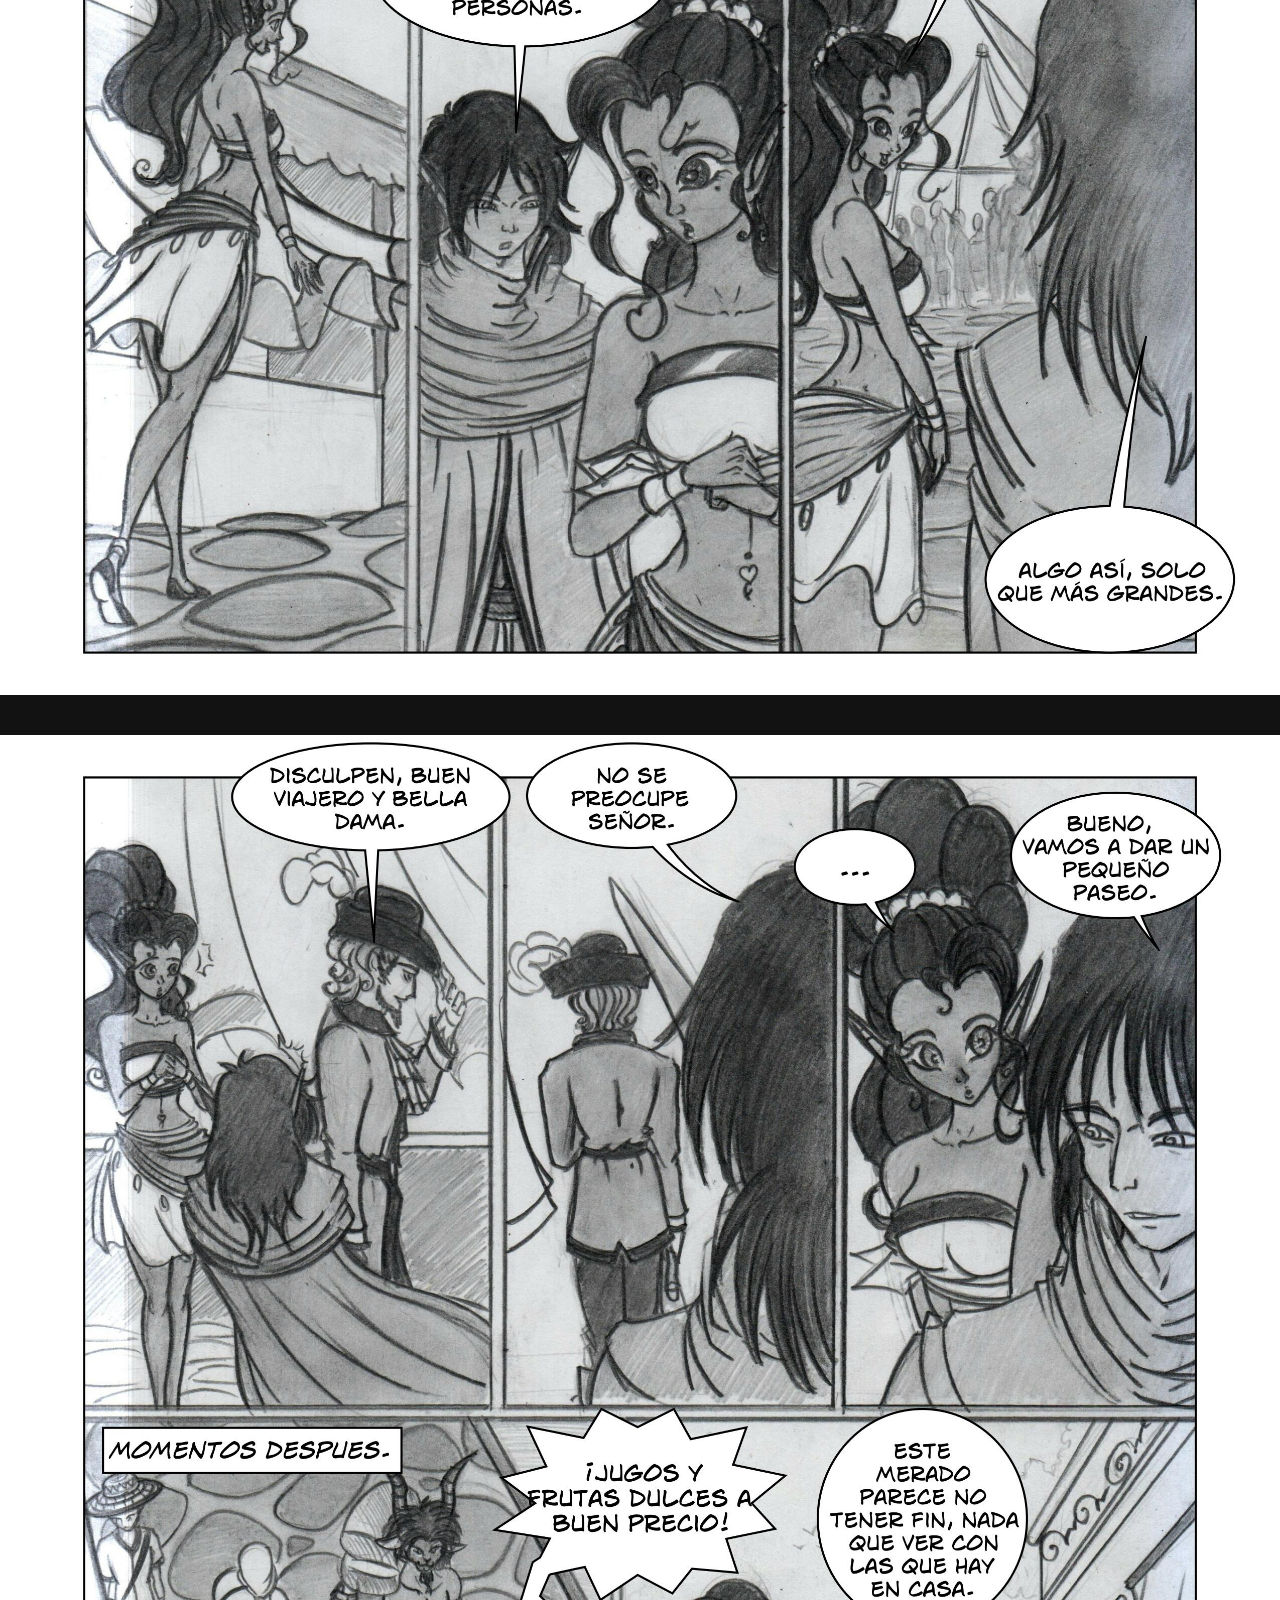
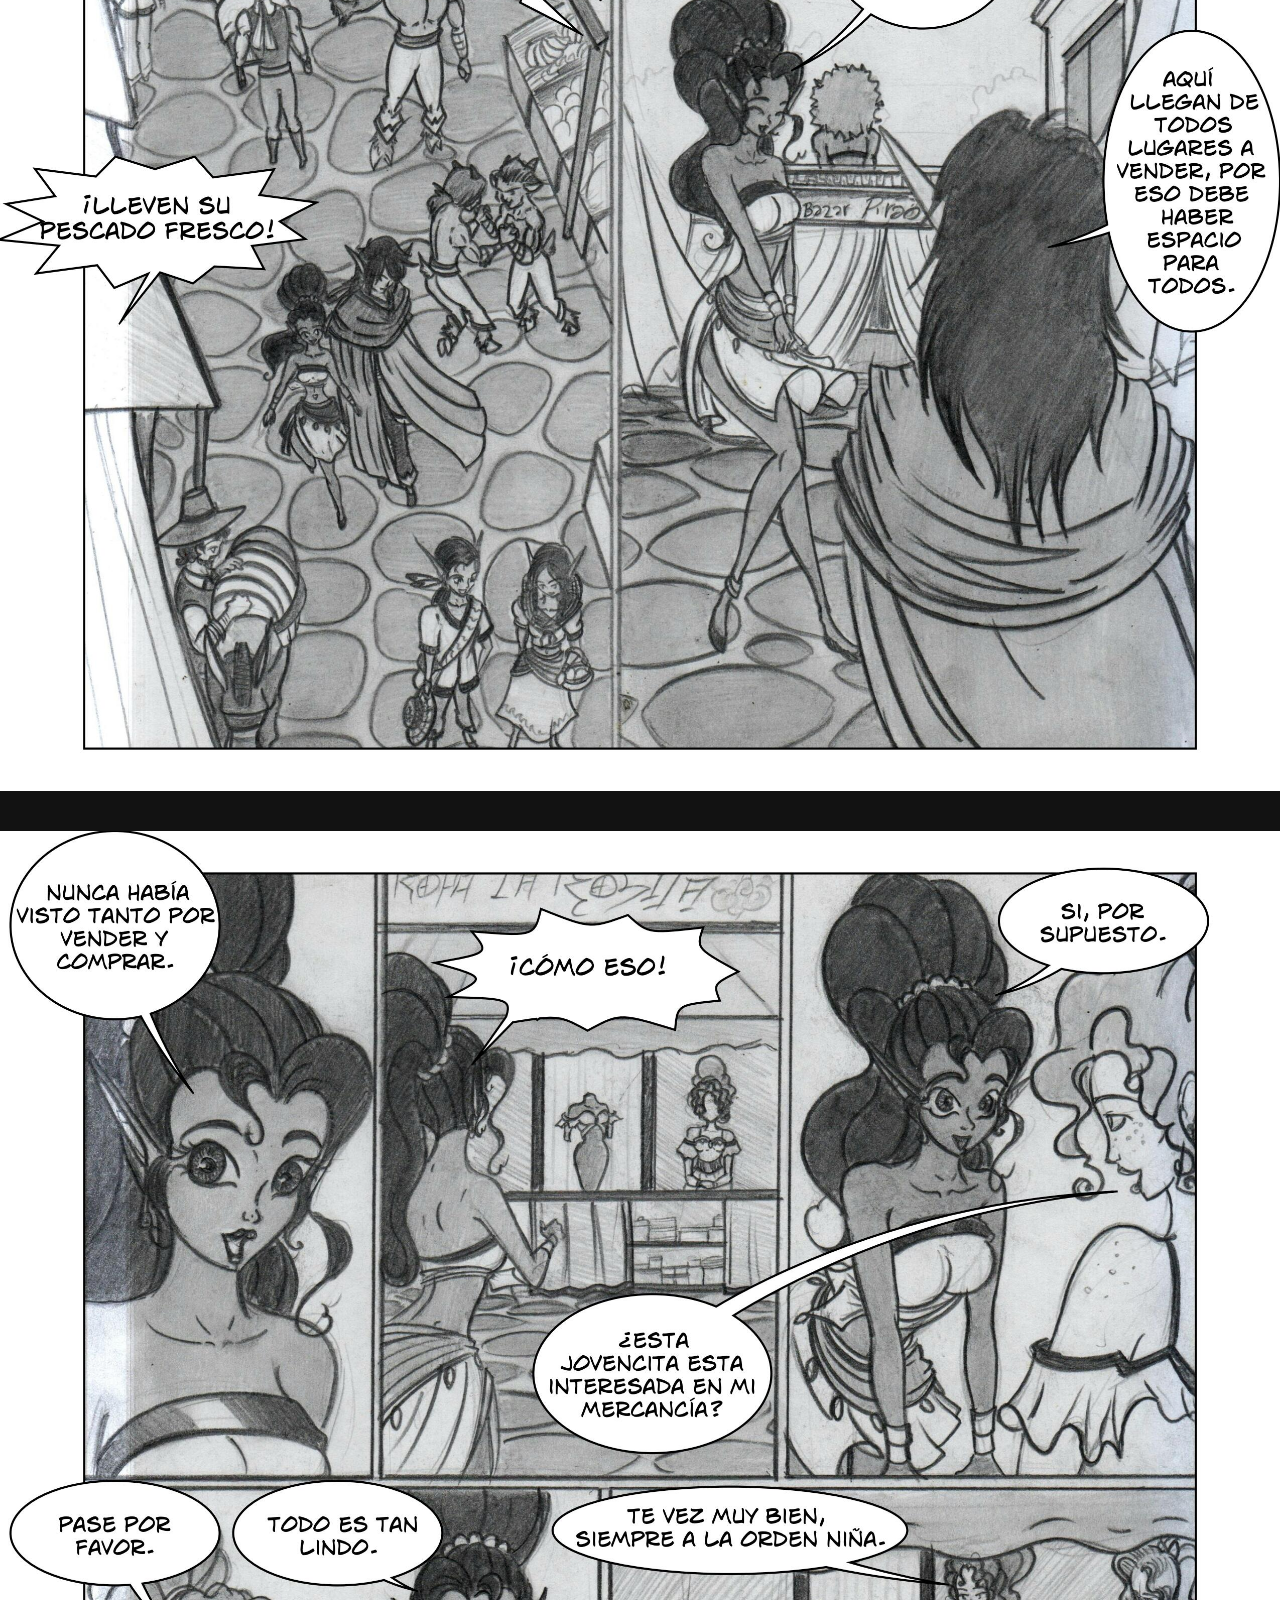
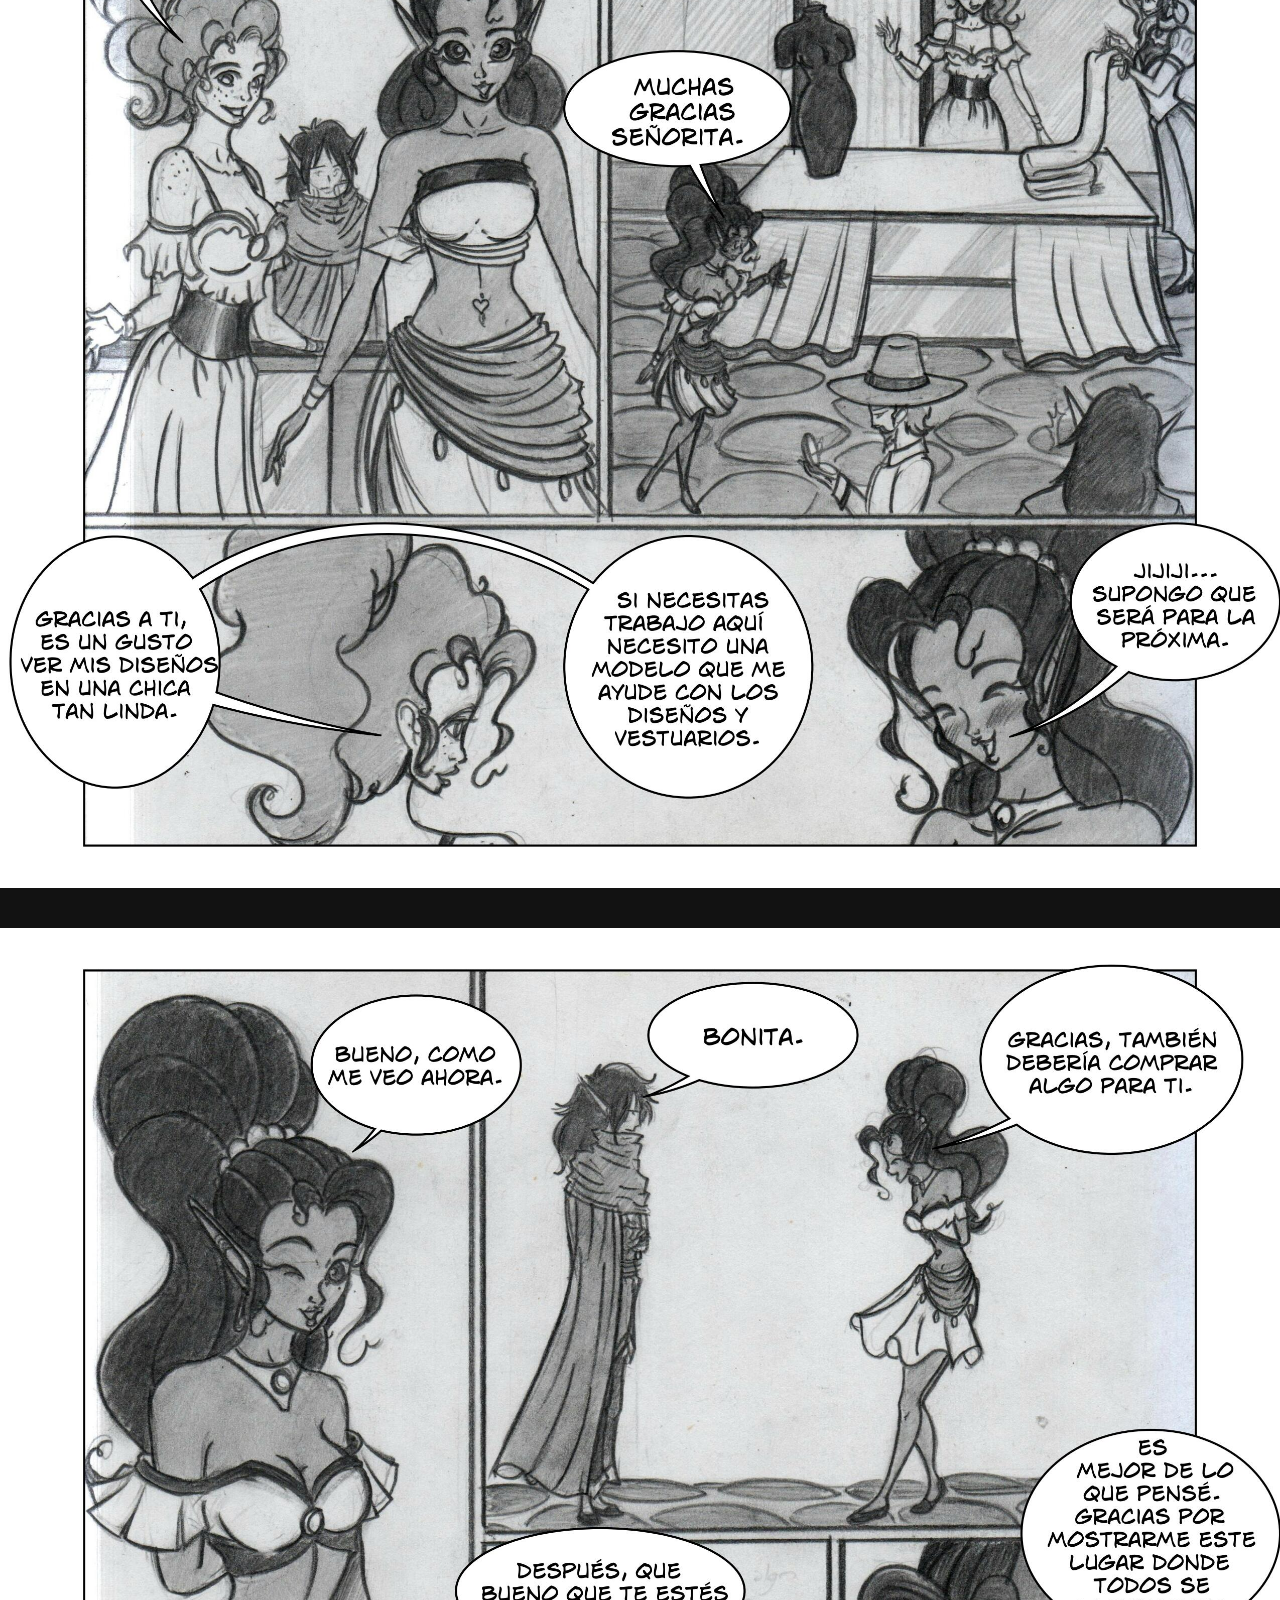
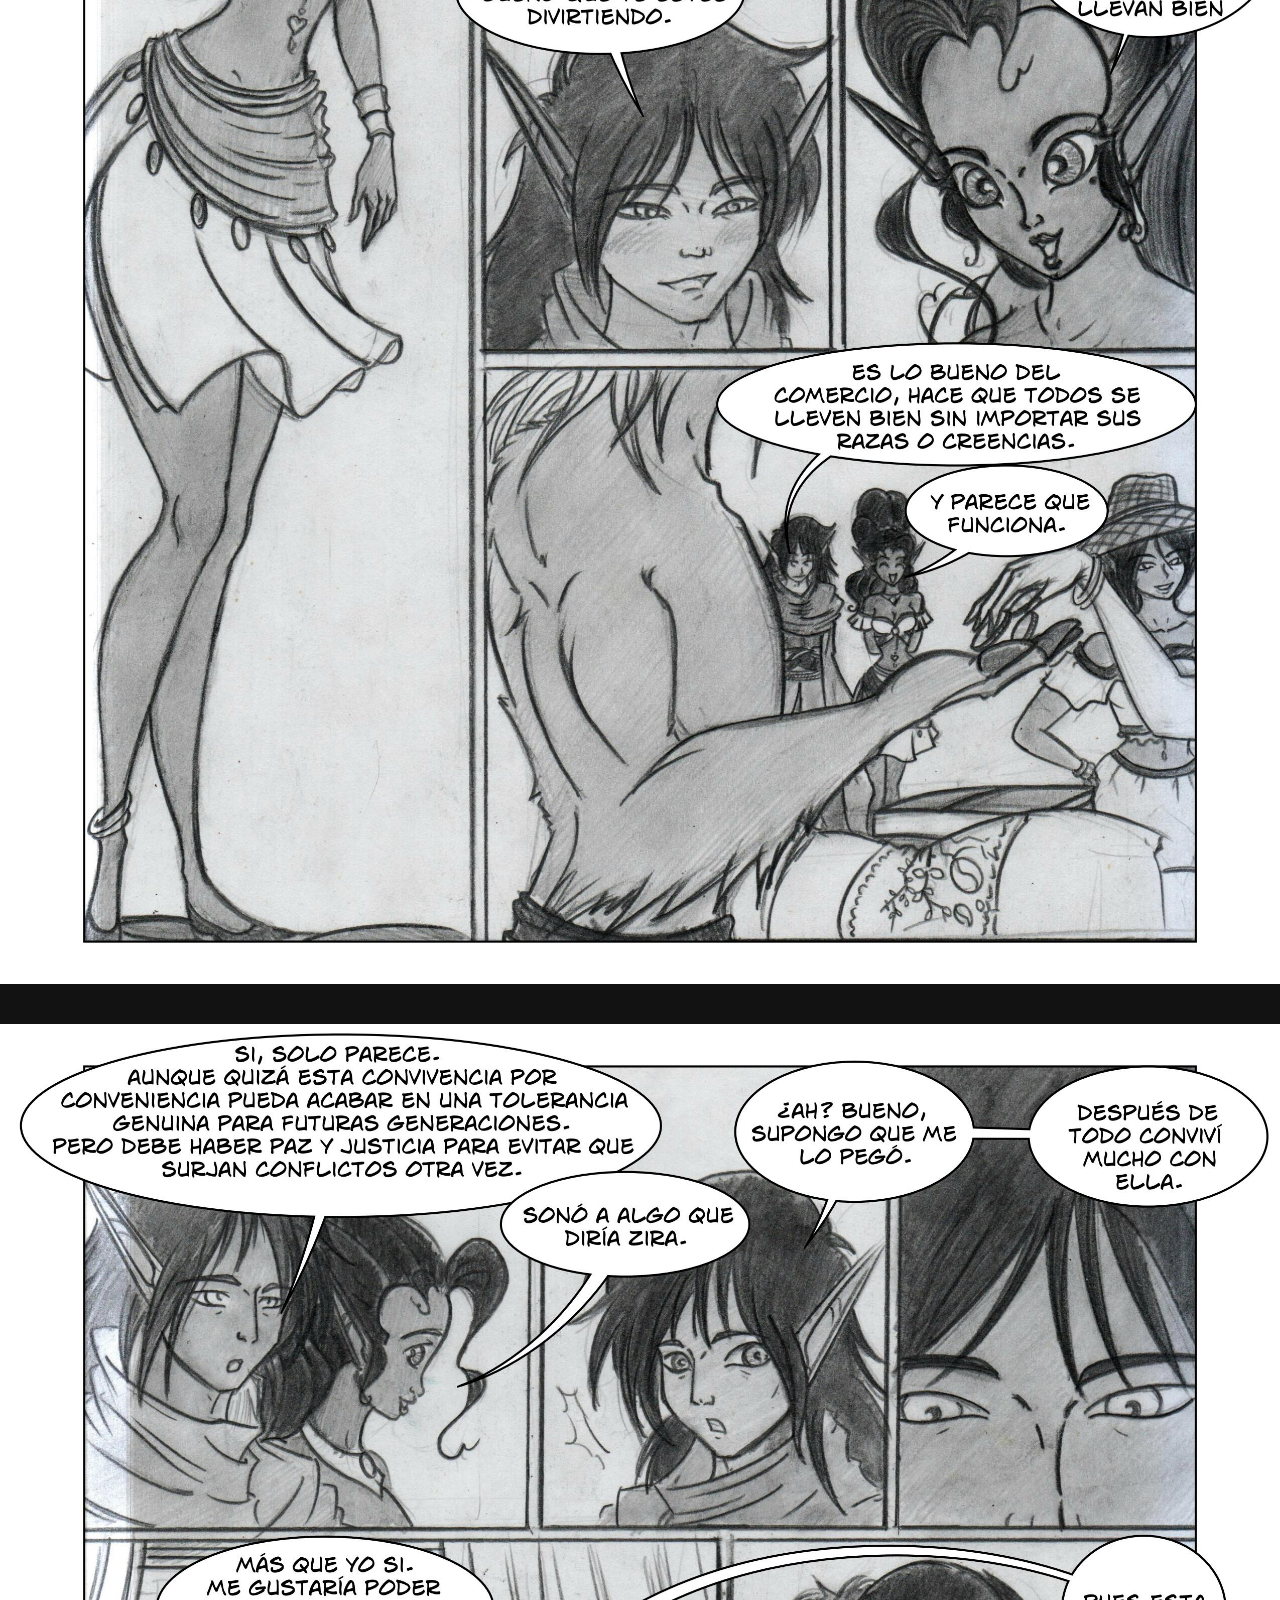
<file: mi-comic/chapter4/index.html>
<!DOCTYPE html>
<html lang="es">
<head>
    <meta charset="UTF-8">
    <meta name="viewport" content="width=device-width, initial-scale=1.0">
    <title>Cómic - Capítulo 1</title>
    <style>
        /* Estilo general */
        body {
            background-color: #121212; /* Fondo oscuro */
            color: #e0e0e0; /* Texto claro */
            font-family: 'Arial', sans-serif;
            margin: 0;
            padding: 0;
            line-height: 1.6;
        }

        /* Contenedor principal */
        .container {
            max-width: 1000px;
            margin: 0 auto;
            padding: 20px;
        }

        /* Encabezados */
        h1, h2, h3 {
            color: #ffffff; /* Color de los encabezados */
        }

        /* Estilos para enlaces */
        a {
            color: #bb86fc;
            text-decoration: none;
        }

        a:hover {
            color: #03dac6; /* Efecto hover */
        }

        /* Estilos para imágenes */
        img {
            max-width: 100%;
            height: auto;
            display: block;
            margin: 0 auto;
            padding: 20px 0;
        }

        /* Botones */
        button {
            background-color: #03dac6;
            color: #000000;
            border: none;
            padding: 10px 20px;
            cursor: pointer;
            font-size: 16px;
            border-radius: 5px;
            display: block;
            margin: 20px auto;
        }

        button:hover {
            background-color: #018786;
        }

        /* Estilos de navegación */
        nav {
            background-color: #1f1f1f;
            padding: 10px;
            text-align: center;
        }

        nav a {
            color: #e0e0e0;
            margin: 0 15px;
        }

        nav a:hover {
            color: #03dac6;
        }

        /* Estilo de pie de página */
        footer {
            background-color: #1f1f1f;
            color: #e0e0e0;
            text-align: center;
            padding: 20px;
            margin-top: 30px;
        }
    </style>
    <script>
        function mostrarMensaje() {
            alert("TOMATE UN ESPRESSO, ESTAMOS TRABAJANDO EN LO DEMAS ;)");
             // Redirige al siguiente capítulo
        }
    </script>
</head>
<body>
    <button  onclick="window.location.href='../chapter3/index.html'" >Anterior capítulo</button>
    <button onclick="window.location.href='../chapter5/index.html'" >Siguiente capítulo</button>

    <div class="comic-container">
<!-- Capítulo 1 imágenes -->
<img src="./Page_01.jpg" alt="Cómic Imagen 1">
<img src="./Page_02.jpg" alt="Cómic Imagen 2">
<img src="./Page_03.jpg" alt="Cómic Imagen 3">
<img src="./Page_04.jpg" alt="Cómic Imagen 4">
<img src="./Page_05.jpg" alt="Cómic Imagen 5">
<img src="./Page_06.jpg" alt="Cómic Imagen 6">
<img src="./Page_07.jpg" alt="Cómic Imagen 7">
<img src="./Page_08.jpg" alt="Cómic Imagen 8">
<img src="./Page_09.jpg" alt="Cómic Imagen 9">
<img src="./Page_10.jpg" alt="Cómic Imagen 10">
<img src="./Page_11.jpg" alt="Cómic Imagen 11">
<img src="./Page_12.jpg" alt="Cómic Imagen 12">
<img src="./Page_13.jpg" alt="Cómic Imagen 13">
<img src="./Page_14.jpg" alt="Cómic Imagen 14">
<img src="./Page_15.jpg" alt="Cómic Imagen 15">
<img src="./Page_16.jpg" alt="Cómic Imagen 16">
<img src="./Page_17.jpg" alt="Cómic Imagen 17">

    </div>

    <!-- Botón de siguiente capítulo ARREGLAR --> 
    <!-- onclick="window.location.href='../capitulo2/index.html'" --> 
    <button  onclick="window.location.href='../chapter3/index.html'" >Anterior capítulo</button>
    <button onclick="window.location.href='../chapter5/index.html'" >Siguiente capítulo</button>

</body>
</html>
</file>
<file: styles.css>
body {
    font-family: 'Arial', sans-serif;
    background-color: #ffdbac; /* Amarillo durazno */
    margin: 0;
    overflow: hidden; /* Evita el desplazamiento */
}

.window {
    position: absolute;
    width: 90%;
    max-width: 300px;
    border: 2px solid #000;
    background-color: #fff;
    box-shadow: 2px 2px 10px rgba(0, 0, 0, 0.5);
    margin: 10px auto;
}

.main-window {
    width: 90%;
    max-width: 800px;
    height: auto;
    max-height: 70%;
    top: 50px;
    left: 50%;
    transform: translateX(-50%);
    display: flex;
    flex-direction: column;
}

.title-bar {
    background-color: #0000ff; /* Azul */
    color: #fff;
    padding: 5px;
    display: flex;
    justify-content: space-between;
    align-items: center;
    cursor: move;
}

.title-bar .title {
    font-weight: bold;
}

.title-bar .close-button {
    background-color: #ff0000;
    color: #fff;
    border: none;
    width: 20px;
    height: 20px;
    text-align: center;
    cursor: pointer;
}

.content {
    padding: 10px;
    background-color: #ffdbac; /* Amarillo durazno */
    display: flex;
    flex-direction: column;
    justify-content: space-between;
    height: 100%;
}

.decorative-container {
    background-color: #c0c0c0;
    padding: 10px;
    box-shadow: inset 2px 2px 5px rgba(0, 0, 0, 0.5);
    margin: 0px 0;
    justify-content: space-between; /* Alinear al extremo derecho */

}

.aplastador {
    align-items: center; /* Centrado vertical */
    margin: 20px; /* Margen exterior */
    margin-bottom: 20px;
    border: dashed; /* Borde punteado */
    border-color: black; /* Color del borde */
    position: relative; /* Para posicionar correctamente los números */
}

ol {
    counter-reset: item; /* Restablecer el contador */
    list-style: none; /* Eliminar la numeración predeterminada */
    padding: 0%;
}

ol li {
    position: relative; /* Posición relativa para alinear correctamente el contenido */
}

li {
    justify-content: space-between;
}

ol li::before {
    counter-increment: item; /* Incrementar el contador */
    position: absolute; /* Posicionar absolutamente el número */
    right: 0; /* Alinear el número a la derecha */
    color: #000; /* Color del número */
    font-weight: bold; /* Negrita para el número */
}

.open-window {
    color:black;
    margin-right: 10px;
}
.center-content {
    width: 100%;
    text-align: center;
    display: flex;
    flex-direction: column;
}

.center-content h1 {
    margin-bottom: 20px;
}

.center-content img.landscape {
    width: 100%; /* Ocupará el 100% del ancho del contenedor */
    height: auto; /* Mantiene la proporción original */
    max-width: 600px; /* Tamaño máximo para la imagen */
    margin-bottom: 20px;
}

.taskbar {
    position: fixed;
    bottom: 0;
    width: 100%;
    background-color: #c0c0c0;
    padding: 5px;
    display: flex;
    justify-content: flex-start;
    align-items: center;
    border-top: 2px solid #000;
    justify-content: space-between;
}

.taskbar-button {
    background-color: #04981cba; /* Azul */
    color: #fff;
    border: solid;
    border-color: #000;
    padding: 5px 10px;
    cursor: pointer;
    margin-right: 5px;
}

/* Nuevos estilos para el div "x" */
.center-content .decorative-container.x {
    width: auto;
    background-color:  #c0c0c0;
    padding: 10px;
    text-align: center; /* Alineación del contenido de la tabla de contenidos */
    align-items: center; /* Centrado horizontal */
    justify-content: center; /* Centrado vertical */
}
/* Nuevos estilos para el div hora */
.taskbar .hora {
    background-color:  #c0c0c0;
    margin-right: 15px;
}

/* Media Queries para responsive design */
@media (min-width: 600px) {
    .main-window {
        flex-direction: column;
    }

    .content {
        flex-direction: row;
    }

    .center-content {
        width: 70%;
    }

    .decorative-container {
        width: 20%;
        margin: 0;
    }
}


/* Estilos para el botón en la esquina superior derecha */
.top-right-button {
    position: fixed;
    top: 10px;
    right: 10px;
    width: 37px;
    height: 37px;
    background-color:#0dff00a4; /* Color de fondo del botón */
    border: solid; /* Elimina el borde del botón */
    cursor: pointer; /* Cambia el cursor al pasar sobre el botón */
    display: flex;
    align-items: center;
    justify-content: center;
}

.top-right-button::before {
    content: '';
    width: 0;
    height: 0;
    border-left: 8px solid transparent;
    border-right: 8px solid transparent;
    border-bottom: 16px solid white; /* Color del borde del triángulo */
}

a {
    white-space: pre-wrap; /* Conserva los espacios y permite saltos de línea */
}

/* Estilos para botones de horario */

.dia-button {
    background-color: #007bff;
    color: white;
    border: none;
    padding: 8px 12px;
    margin: 5px;
    border-radius: 5px;
    cursor: pointer;
}
.dia-button:hover {
    background-color: #0056b3;
}
.dias-container {
    display: flex;
    justify-content: center;
    gap: 8px;
    margin-top: 10px;
}
</file>
<file: mi-comic/styles.css>
/* Estilo general para todo el sitio */
body {
    background-color: #121212; /* Fondo oscuro */
    color: #e0e0e0; /* Texto claro */
    font-family: 'Arial', sans-serif;
    margin: 0;
    padding: 0;
    line-height: 1.6;
}

/* Contenedor principal */
.container {
    max-width: 1200px; /* Aumentar el tamaño máximo */
    margin: 0 auto;
    padding: 40px;
    background-color: #1f1f1f; /* Fondo con un toque gris oscuro */
    border-radius: 10px; /* Bordes redondeados */
    box-shadow: 0 4px 20px rgba(0, 0, 0, 0.5); /* Sombra sutil para el contenedor */
}

/* Encabezados */
h1 {
    color: #e0e0e0; /* Blanco para el título */
    text-align: center;
    font-size: 3.5rem; /* Mayor tamaño */
    font-weight: bold;
    padding-top: 0%;
    margin-top: 0%;
}

/* Estilos para párrafos y textos */
p {
    font-size: 1.1rem;
    margin-bottom: 20px;
    text-align: center;
}

/* Lista de capítulos */
ul {
    list-style-type: none;
    padding: 0;
    display: flex;
    flex-direction: column;
    gap: 15px;
    margin-top: 20px;
}

li a {
    display: block;
    padding: 12px;
    background-color: #333333; /* Fondo gris oscuro para los enlaces */
    border-radius: 8px; /* Bordes redondeados */
    color: #bb86fc;
    text-align: center;
    font-size: 1.2rem;
    font-weight: bold;
    transition: background-color 0.3s, transform 0.3s; /* Transiciones suaves */
}

li a:hover {
    background-color: #03dac6; /* Color cuando pasas el mouse */
    color: #121212;
    transform: translateY(-4px); /* Efecto de elevación */
}

/* Estilos del enlace "ESTAMOS TRABAJANDO" */
li a:last-child {
    background-color: #ff6200; /* Color llamativo para el último enlace */
    color: #fff;
    font-weight: normal;
}

li a:last-child:hover {
    background-color: #e55b00;
}

/* Enlace de la página principal */
a[href="/.."] {
    display: inline-block;
    margin-bottom: 20px;
    text-align: center;
    color: #bb86fc;
    font-size: 1.1rem;
    font-weight: bold;
    transition: color 0.3s;
}

a[href="/.."]:hover {
    color: #03dac6;
}

/* Estilo para el mensaje de alerta */
button {
    background-color: #03dac6;
    color: #000000;
    border: none;
    padding: 12px 20px;
    cursor: pointer;
    font-size: 16px;
    border-radius: 5px;
    transition: background-color 0.3s;
    display: block;
    margin: 20px auto;
}

button:hover {
    background-color: #018786;
}

/* Efecto general de transición para todo el sitio */
* {
    transition: all 0.3s ease;
}


img {
    width: 1000px; /* Ajusta el tamaño según necesites */
    height: auto;
    border-radius: 10px;
}

        /* Hacer que el contenedor de la imagen ocupe toda la pantalla */
        .image_container {
            margin: auto;
            padding: 4%;
            padding-bottom: 0%;
            width: auto; /* 100% del ancho de la ventana */
            height: 777px; /* 50% de la altura de la ventana */
            overflow: hidden; /* Evitar que la imagen se desborde */
            position: relative; /* Para colocar la imagen dentro de este contenedor */
        }

        /* Ajustar la imagen para que se vea bien en la portada */
        #imagen {
            width: 100%;
            height: 100%;
            object-fit: cover; /* Hace que la imagen cubra el contenedor sin deformarse */
            object-position: center; /* La imagen empieza desde la parte superior */
        }
</file>
